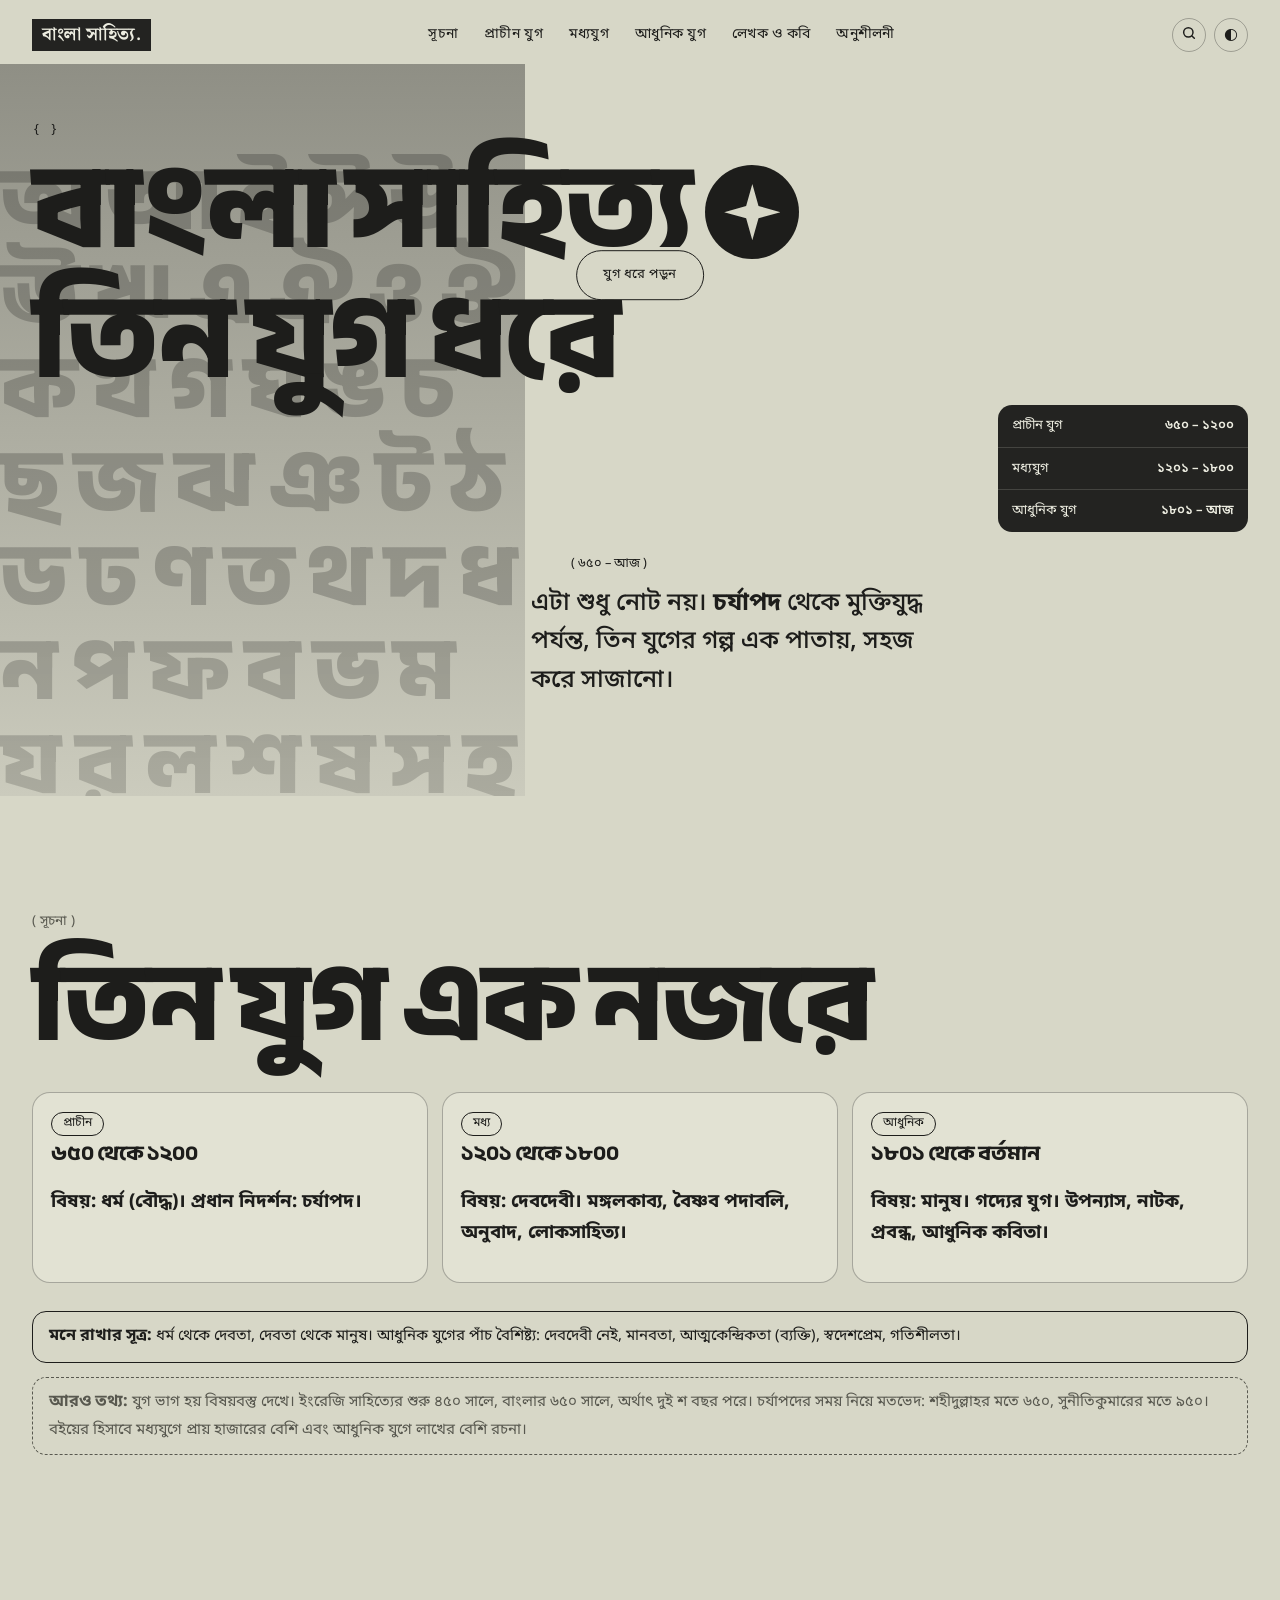
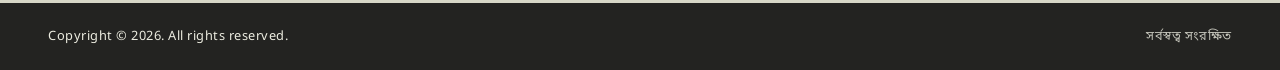
<file: index.html>
<!DOCTYPE html>
<html data-theme="light" lang="bn">
<head>
<meta charset="utf-8"/>
<meta content="width=device-width, initial-scale=1, viewport-fit=cover" name="viewport"/>
<title>বাংলা সাহিত্য — সূচনা</title>
<link rel="icon" type="image/jpeg" href="bs.jpeg">
<link rel="stylesheet" href="style.css"/>
</head>
<body>
<div class="frame" id="top">
<header class="top"><a class="logo" href="index.html">বাংলা সাহিত্য.</a>
<nav aria-label="মূল মেনু" id="nv"><div class="links"><a href="index.html">সূচনা</a><a href="pracin.html">প্রাচীন যুগ</a><a href="moddho.html">মধ্যযুগ</a><a href="adhunik.html">আধুনিক যুগ</a><a href="lekhok.html">লেখক ও কবি</a><a href="anusheeloni.html">অনুশীলনী</a></div></nav>
<div class="act"><button aria-controls="sp" aria-expanded="false" aria-label="খুঁজুন" class="ic" id="sb" title="খুঁজুন ( / )" type="button"><svg aria-hidden="true" fill="none" height="16" stroke="currentColor" stroke-linecap="round" stroke-width="2.2" viewBox="0 0 24 24" width="16"><circle cx="11" cy="11" r="7"/><path d="M20 20l-3.6-3.6"/></svg></button><button aria-label="থিম বদলান" class="ic" id="tg" type="button">◐</button><button aria-controls="nv" aria-expanded="false" aria-label="মেনু" class="ic mb" id="mn" type="button">☰</button></div></header>
<div aria-hidden="true" aria-label="খুঁজুন" aria-modal="true" id="sp" role="dialog"><div class="sbox"><div class="srow"><svg aria-hidden="true" fill="none" height="18" stroke="currentColor" stroke-linecap="round" stroke-width="2.2" viewBox="0 0 24 24" width="18"><circle cx="11" cy="11" r="7"/><path d="M20 20l-3.6-3.6"/></svg><input aria-label="খুঁজুন" autocomplete="off" enterkeyhint="search" id="sq" placeholder="লেখক, বই, কবিতা, সাল বা যেকোনো শব্দ লিখুন" spellcheck="false" type="search"/><button aria-label="বন্ধ করুন" class="ic" id="sx" type="button">✕</button></div><p aria-live="polite" id="sn">লেখকের নাম, বইয়ের নাম বা সাল লিখে খুঁজুন।</p><ul id="sr"></ul></div></div>
<section class="hero">
<div aria-hidden="true" class="pic"><div class="alpha">অ আ ই ঈ উ ঊ ঋ এ ঐ ও ঔ ক খ গ ঘ ঙ চ ছ জ ঝ ঞ ট ঠ ড ঢ ণ ত থ দ ধ ন প ফ ব ভ ম য র ল শ ষ স হ অ আ ই ঈ উ ঊ ঋ এ ঐ ও ঔ ক খ গ ঘ ঙ চ ছ জ ঝ ঞ ট ঠ ড ঢ ণ ত থ দ ধ ন প ফ ব ভ ম য র ল শ ষ স হ </div></div>
<div class="hc">
<div aria-hidden="true" class="brk">{    }</div>
<div class="hd"><h1><span class="l1">বাংলা সাহিত্য<i aria-hidden="true" class="star"></i></span><span class="l2">তিন যুগ ধরে</span></h1>
<a class="pill mid" href="pracin.html">যুগ ধরে পড়ুন</a></div>
<div class="hb">
<div class="inset"><a href="pracin.html">প্রাচীন যুগ<b>৬৫০ – ১২০০</b></a><a href="moddho.html">মধ্যযুগ<b>১২০১ – ১৮০০</b></a><a href="adhunik.html">আধুনিক যুগ<b>১৮০১ – আজ</b></a></div>
<p class="yr">( ৬৫০ – আজ )</p>
<p class="tl">এটা শুধু নোট নয়। <span class="wk">চর্যাপদ</span> থেকে মুক্তিযুদ্ধ পর্যন্ত, তিন যুগের গল্প এক পাতায়, সহজ করে সাজানো।</p>
</div></div>

</section>
<main>


<section class="era" id="intro"><div class="eh"><span class="lab">( সূচনা )</span><h2>তিন যুগ এক নজরে</h2></div><div class="grid">
<div class="card"><span class="tag a">প্রাচীন</span><h3 class="box-intro-title">৬৫০ থেকে ১২০০</h3><p class="box-intro">বিষয়: ধর্ম (বৌদ্ধ)। প্রধান নিদর্শন: <b><span class="wk">চর্যাপদ</span></b>।</p></div>
<div class="card"><span class="tag b">মধ্য</span><h3 class="box-intro-title">১২০১ থেকে ১৮০০</h3><p class="box-intro">বিষয়: দেবদেবী। মঙ্গলকাব্য, বৈষ্ণব পদাবলি, অনুবাদ, লোকসাহিত্য।</p></div>
<div class="card"><span class="tag c">আধুনিক</span><h3 class="box-intro-title">১৮০১ থেকে বর্তমান</h3><p class="box-intro">বিষয়: মানুষ। গদ্যের যুগ। উপন্যাস, নাটক, প্রবন্ধ, আধুনিক কবিতা।</p></div>
</div>
<div class="tip"><b>মনে রাখার সূত্র:</b> ধর্ম থেকে দেবতা, দেবতা থেকে মানুষ। আধুনিক যুগের পাঁচ বৈশিষ্ট্য: দেবদেবী নেই, মানবতা, আত্মকেন্দ্রিকতা (ব্যক্তি), স্বদেশপ্রেম, গতিশীলতা।</div>
<div class="note"><b>আরও তথ্য:</b> যুগ ভাগ হয় বিষয়বস্তু দেখে। ইংরেজি সাহিত্যের শুরু ৪৫০ সালে, বাংলার ৬৫০ সালে, অর্থাৎ দুই শ বছর পরে। চর্যাপদের সময় নিয়ে মতভেদ: শহীদুল্লাহর মতে ৬৫০, সুনীতিকুমারের মতে ৯৫০। বইয়ের হিসাবে মধ্যযুগে প্রায় হাজারের বেশি এবং আধুনিক যুগে লাখের বেশি রচনা।</div>
</section>

</main>
<footer class="ft" aria-label="ফুটার">
<div class="ft-bar"><span>Copyright © 2026. All rights reserved.</span><span class="ft-bn">সর্বস্বত্ব সংরক্ষিত</span></div>
</footer>
</div>
<script>(function(){var r=document.documentElement,tg=document.getElementById("tg"),mn=document.getElementById("mn"),nv=document.getElementById("nv");
tg.addEventListener("click",function(){var c=r.getAttribute("data-theme");var dark=c?c==="dark":window.matchMedia("(prefers-color-scheme: dark)").matches;r.setAttribute("data-theme",dark?"light":"dark")});
mn.addEventListener("click",function(){var o=nv.classList.toggle("open");mn.setAttribute("aria-expanded",o?"true":"false")});
nv.addEventListener("click",function(e){if(e.target.tagName==="A"){nv.classList.remove("open");mn.setAttribute("aria-expanded","false")}});
})();
</script>

<script>(function(){try{document.querySelectorAll('main table').forEach(function(t){if(t.closest('.scroll'))return;var d=document.createElement('div');d.className='scroll';d.setAttribute('role','region');d.setAttribute('aria-label','টেবিল (স্ক্রল করুন)');t.parentNode.insertBefore(d,t);d.appendChild(t);});}catch(e){}})();</script>
<script src="search.js"></script>
</body>
</html>
</file>
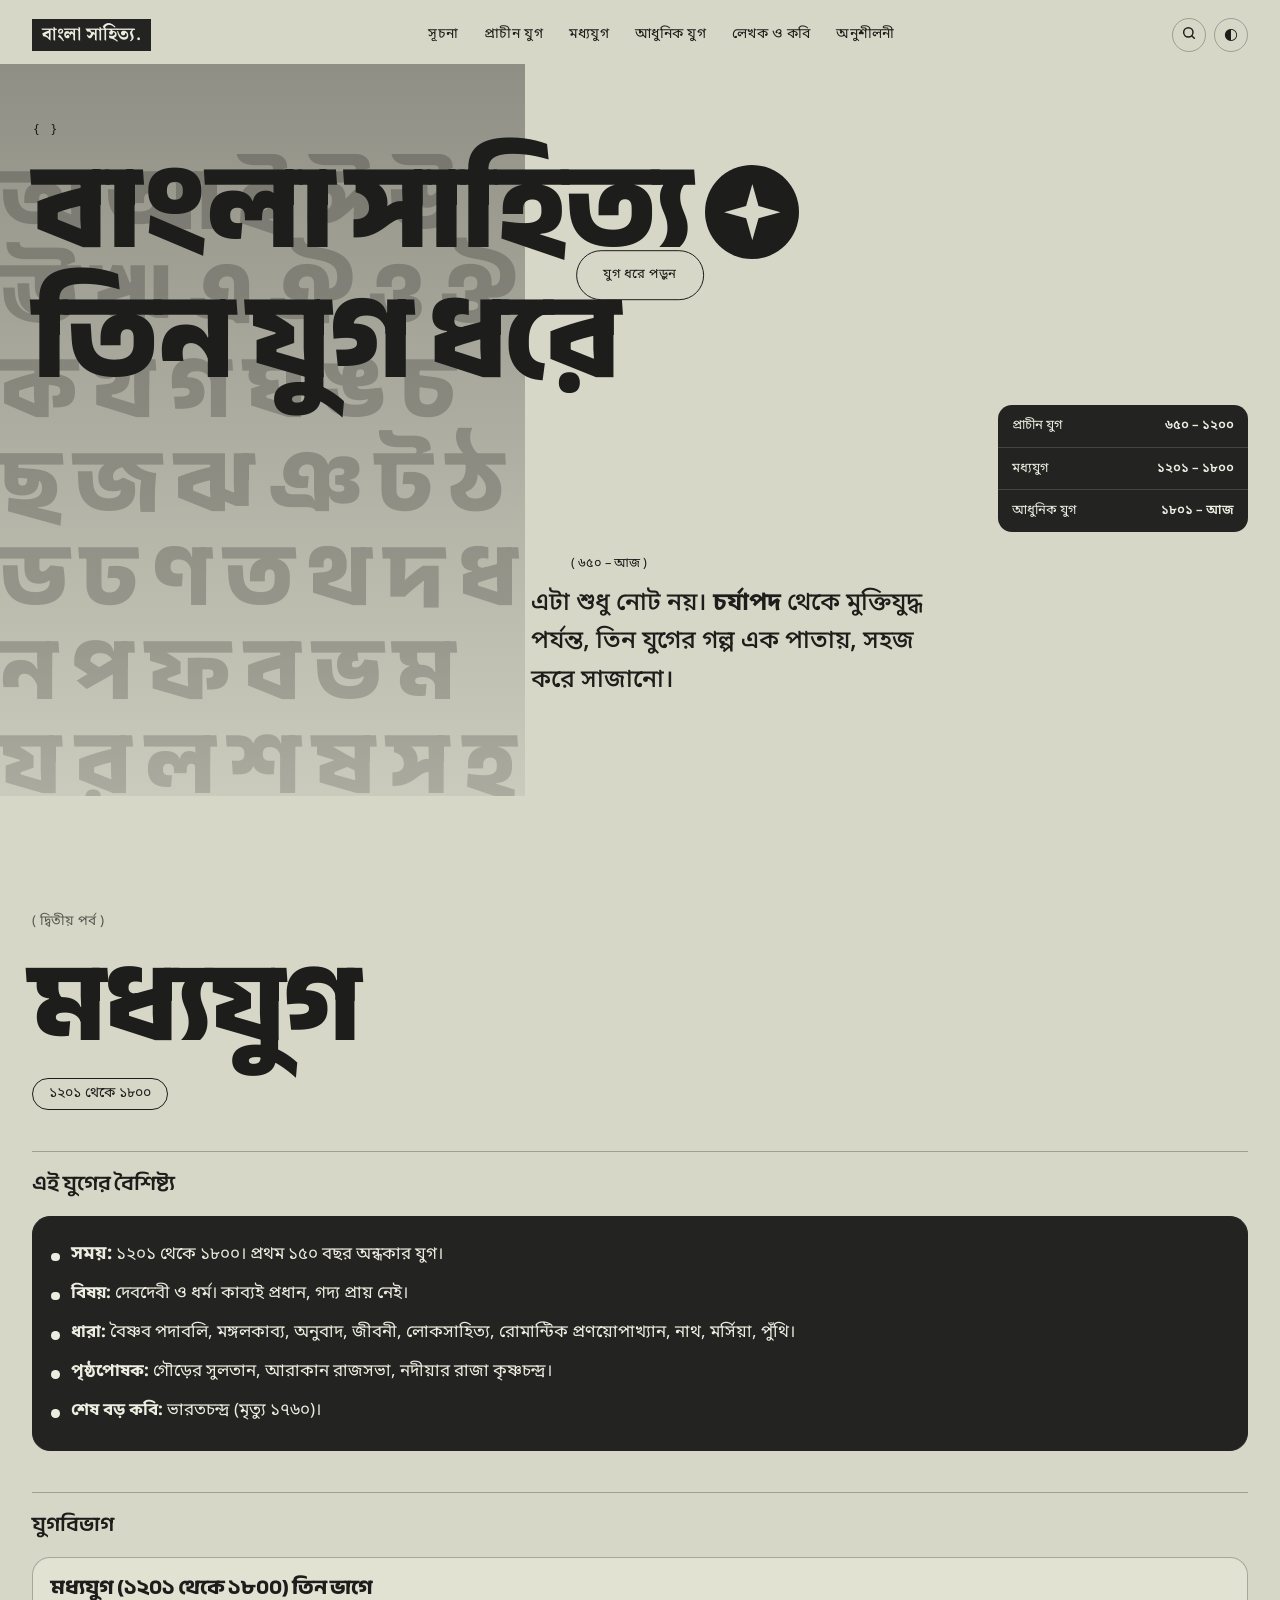
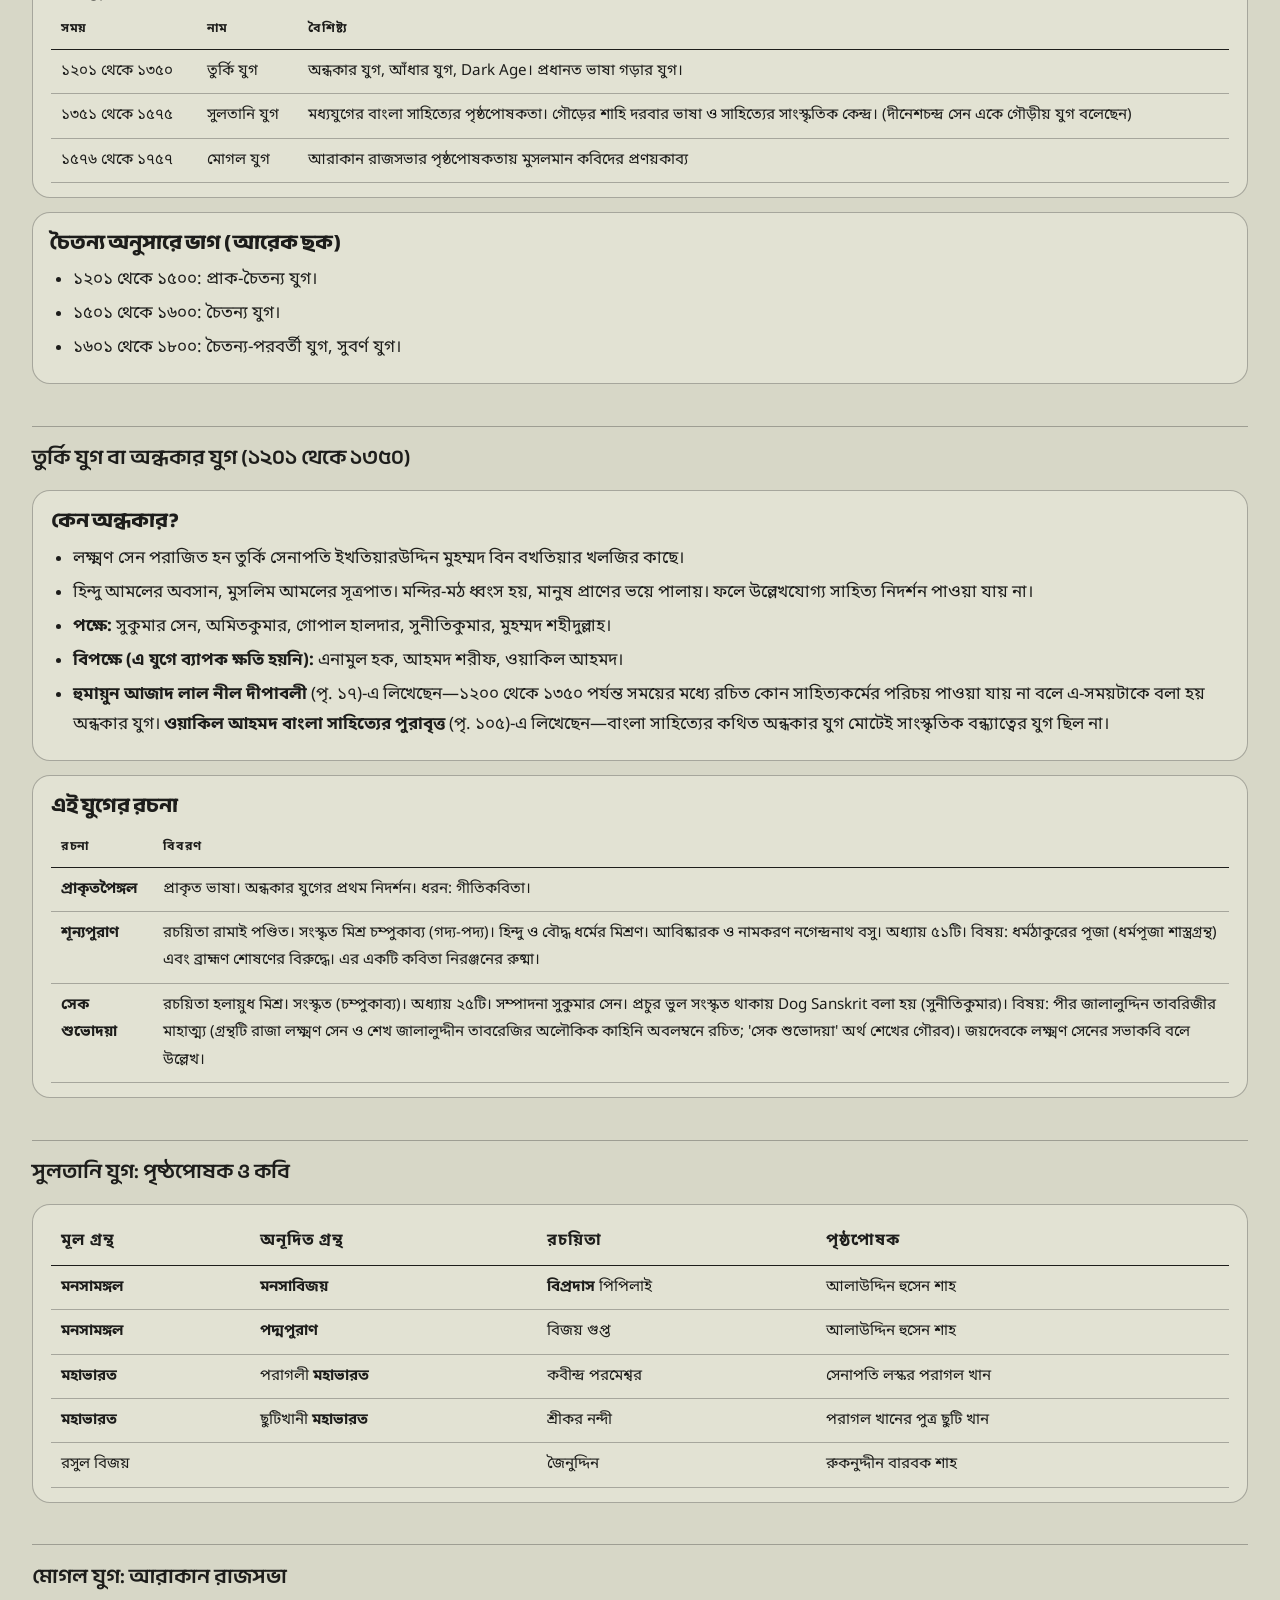
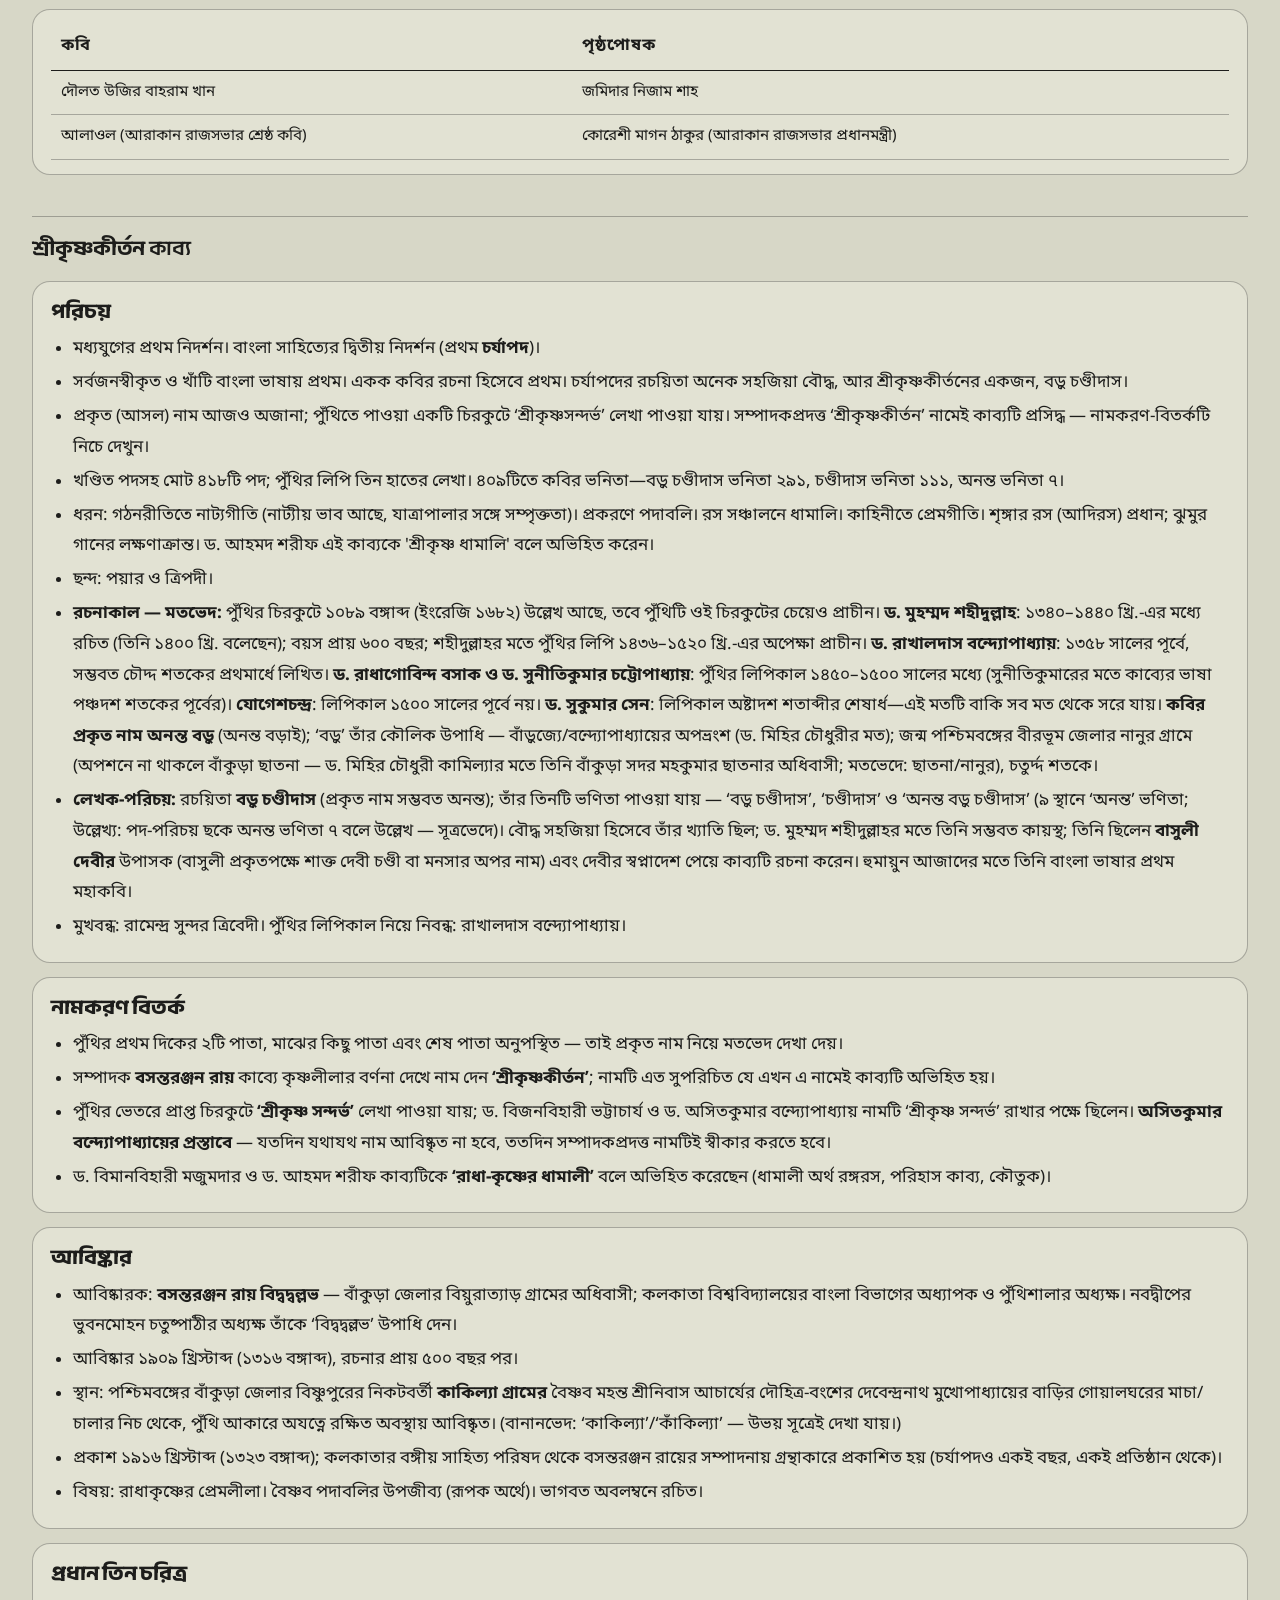
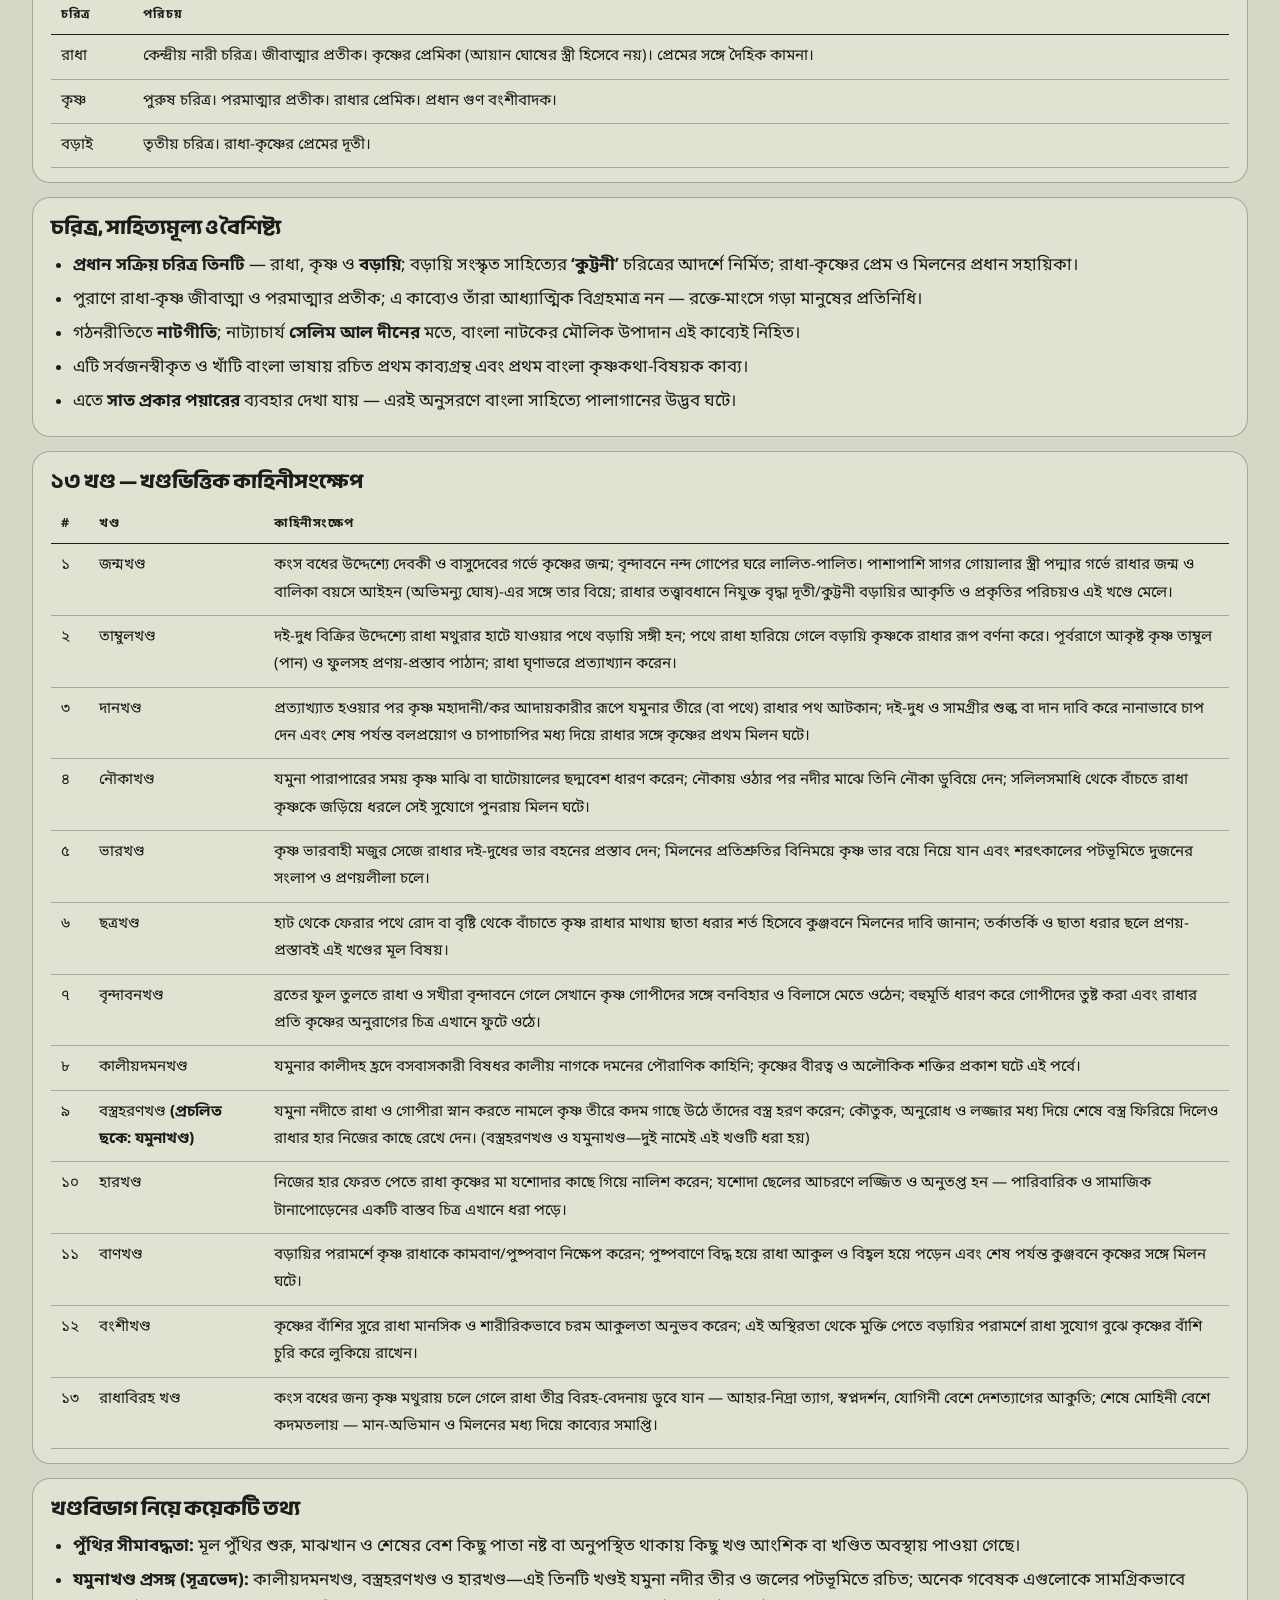
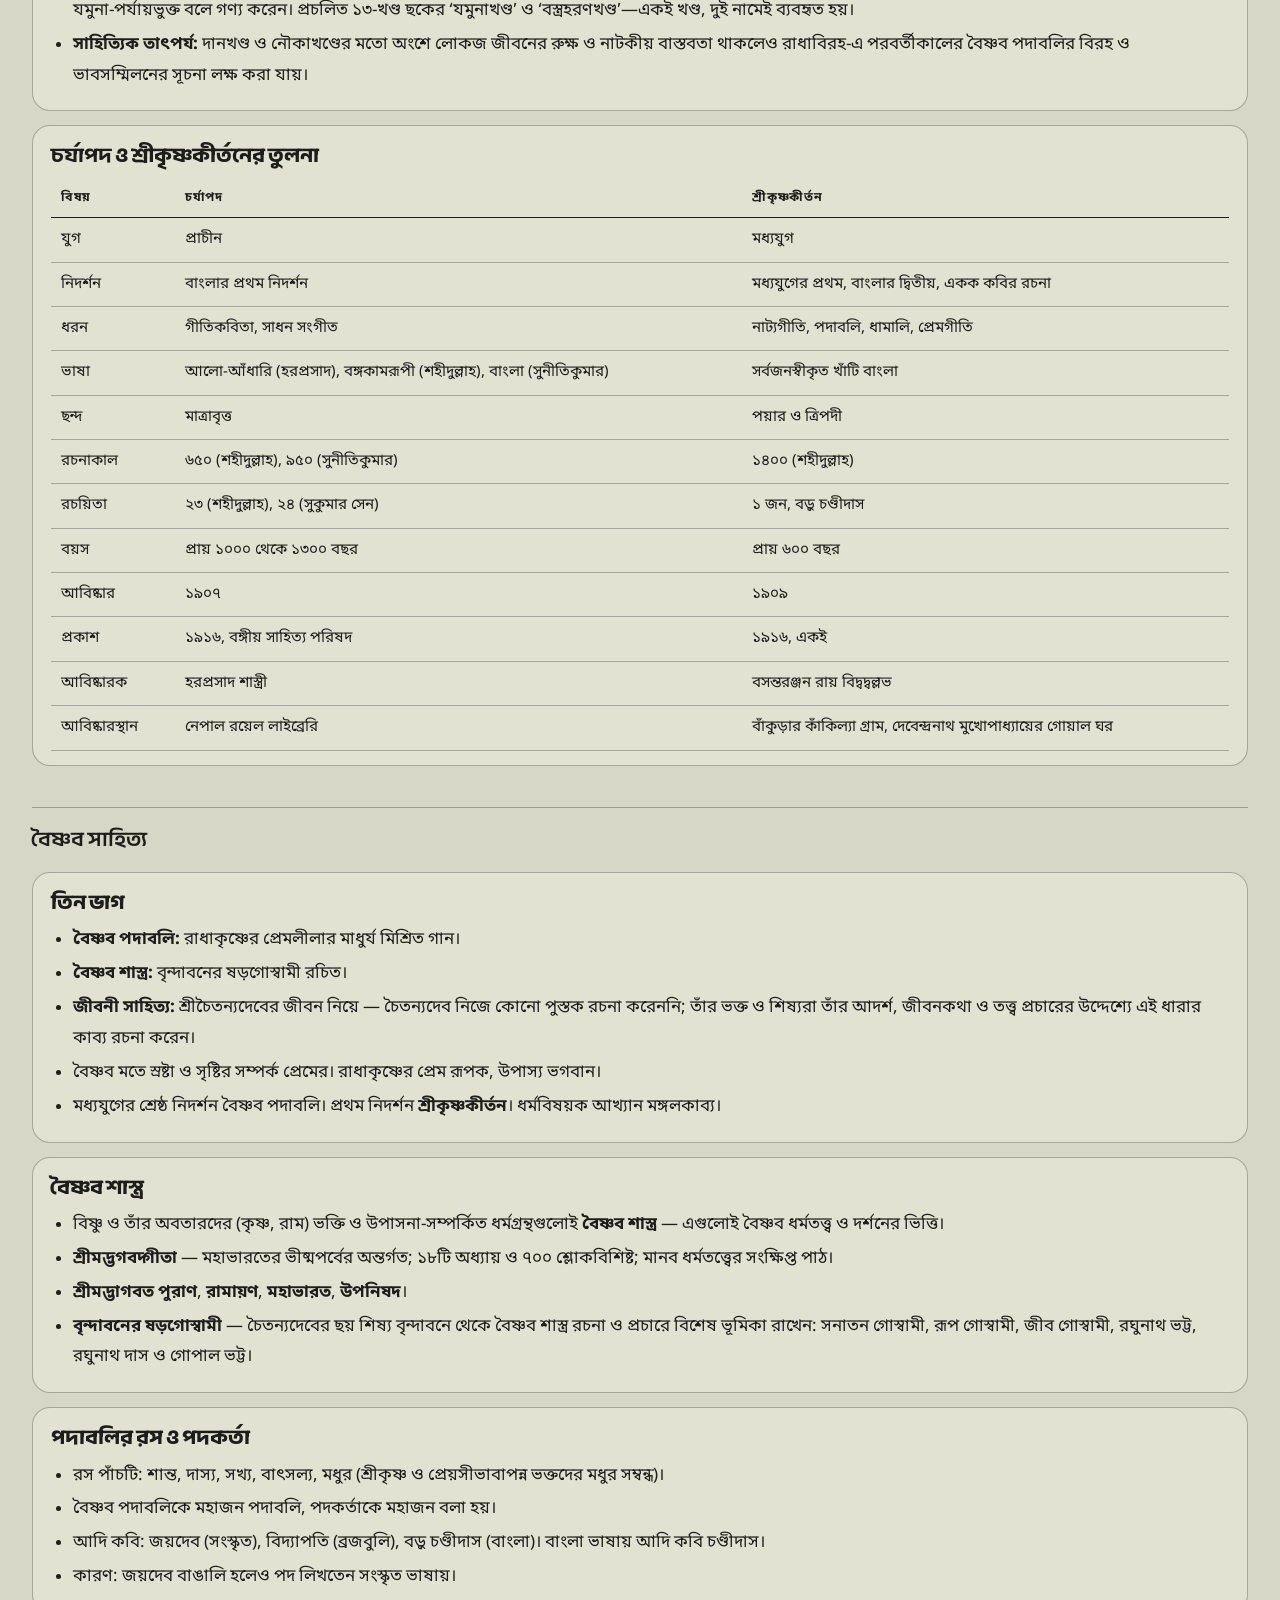
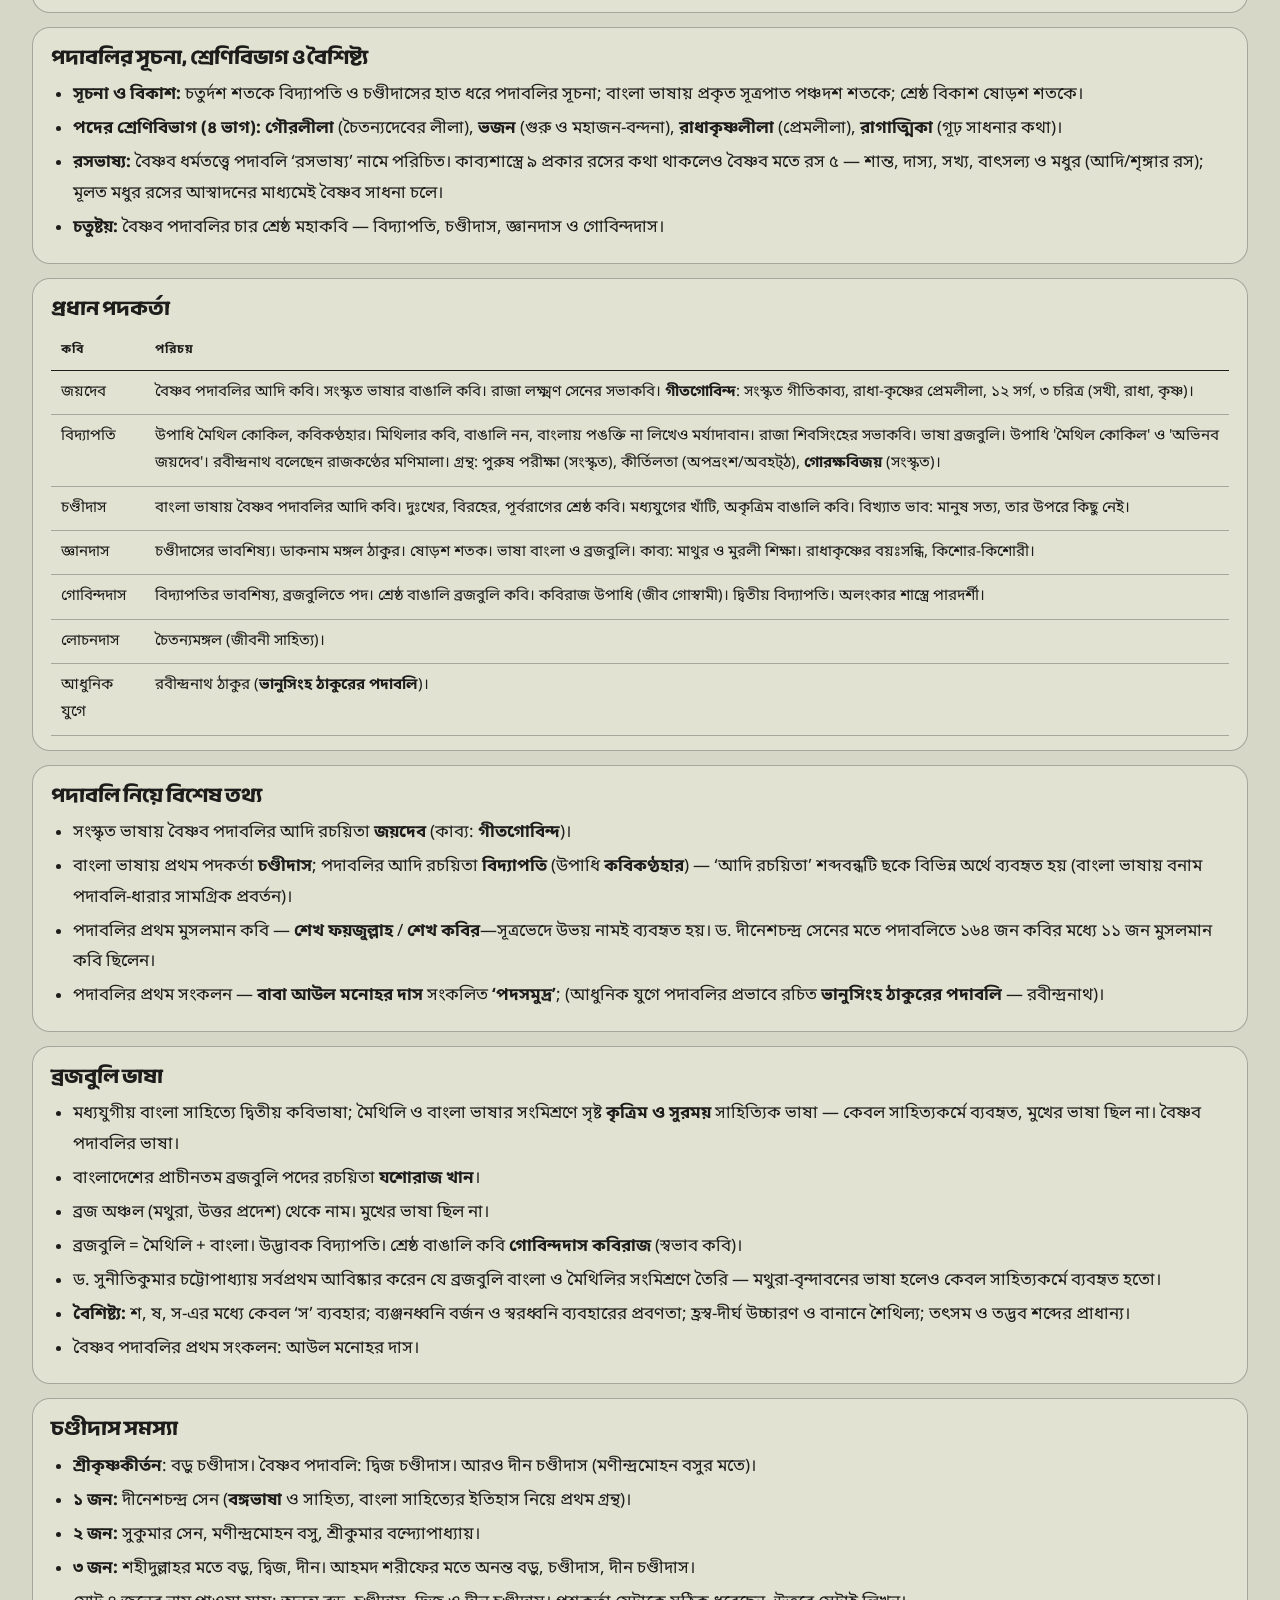
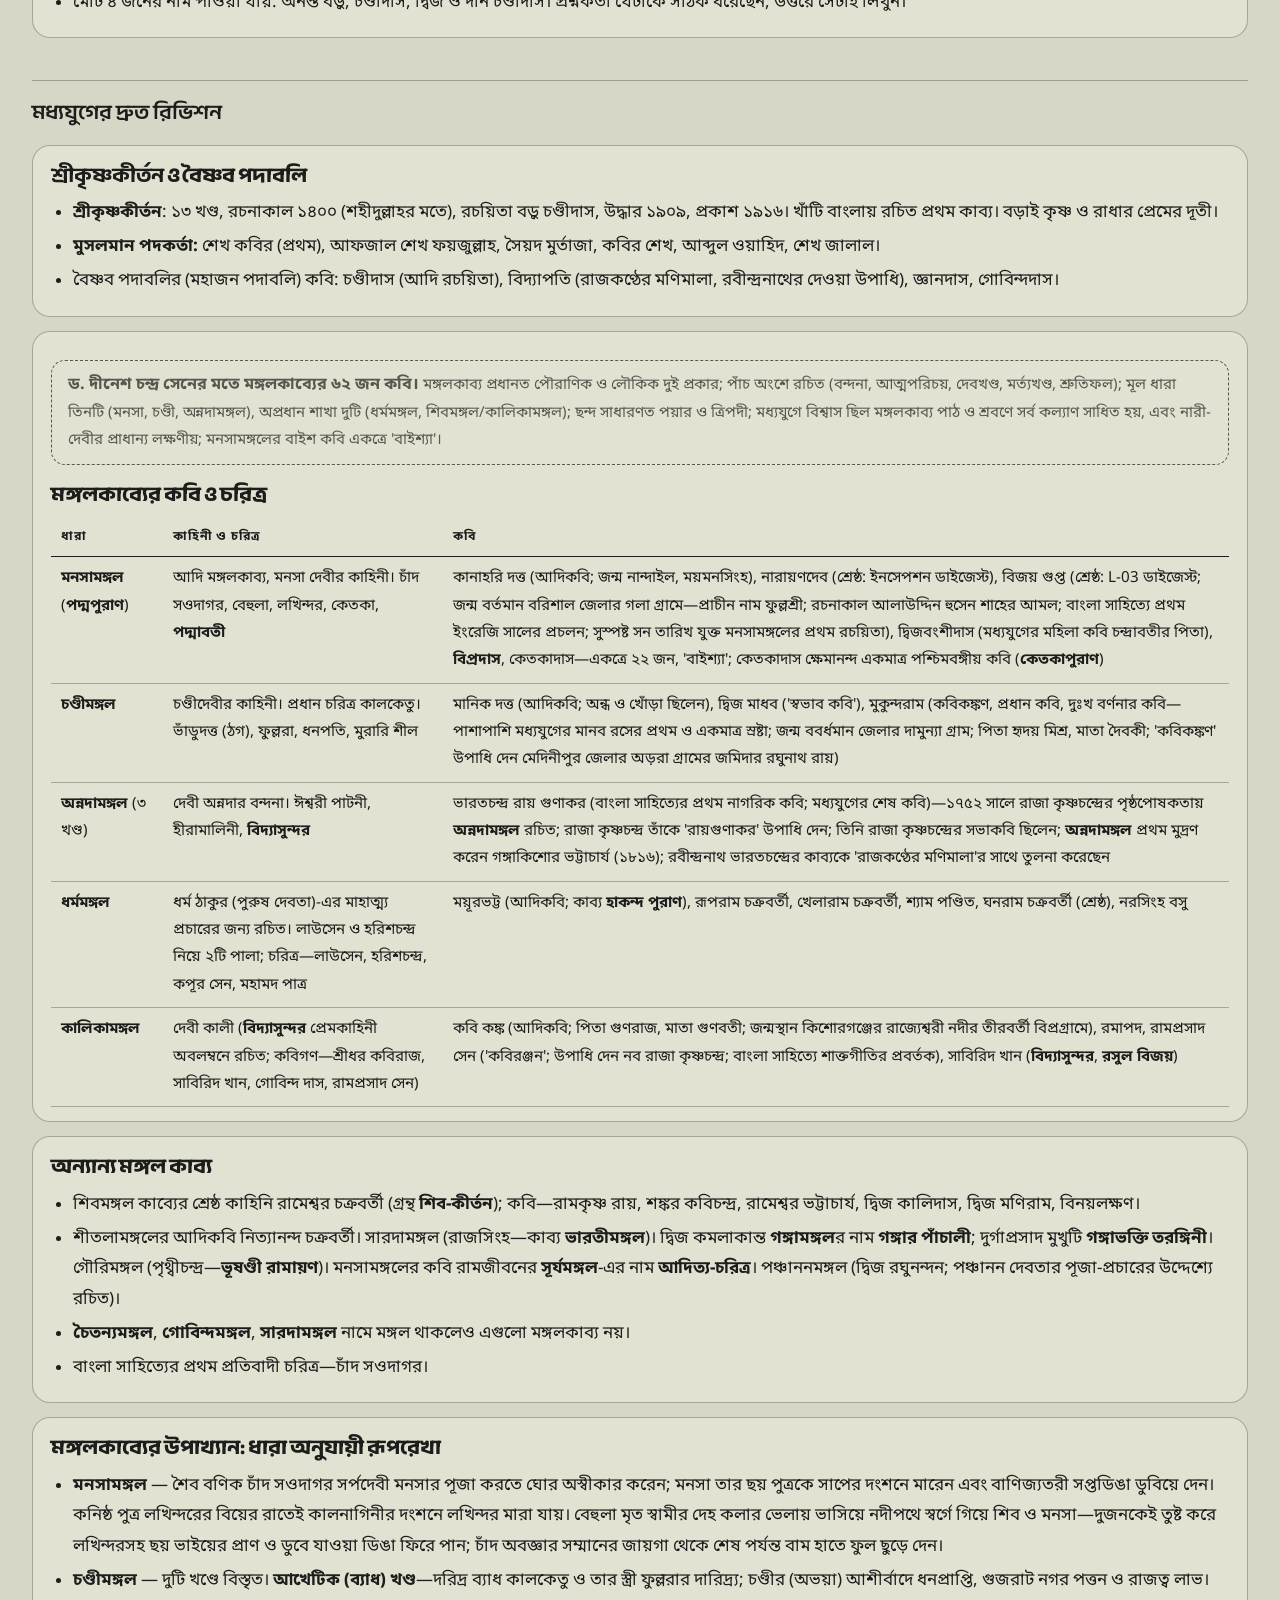
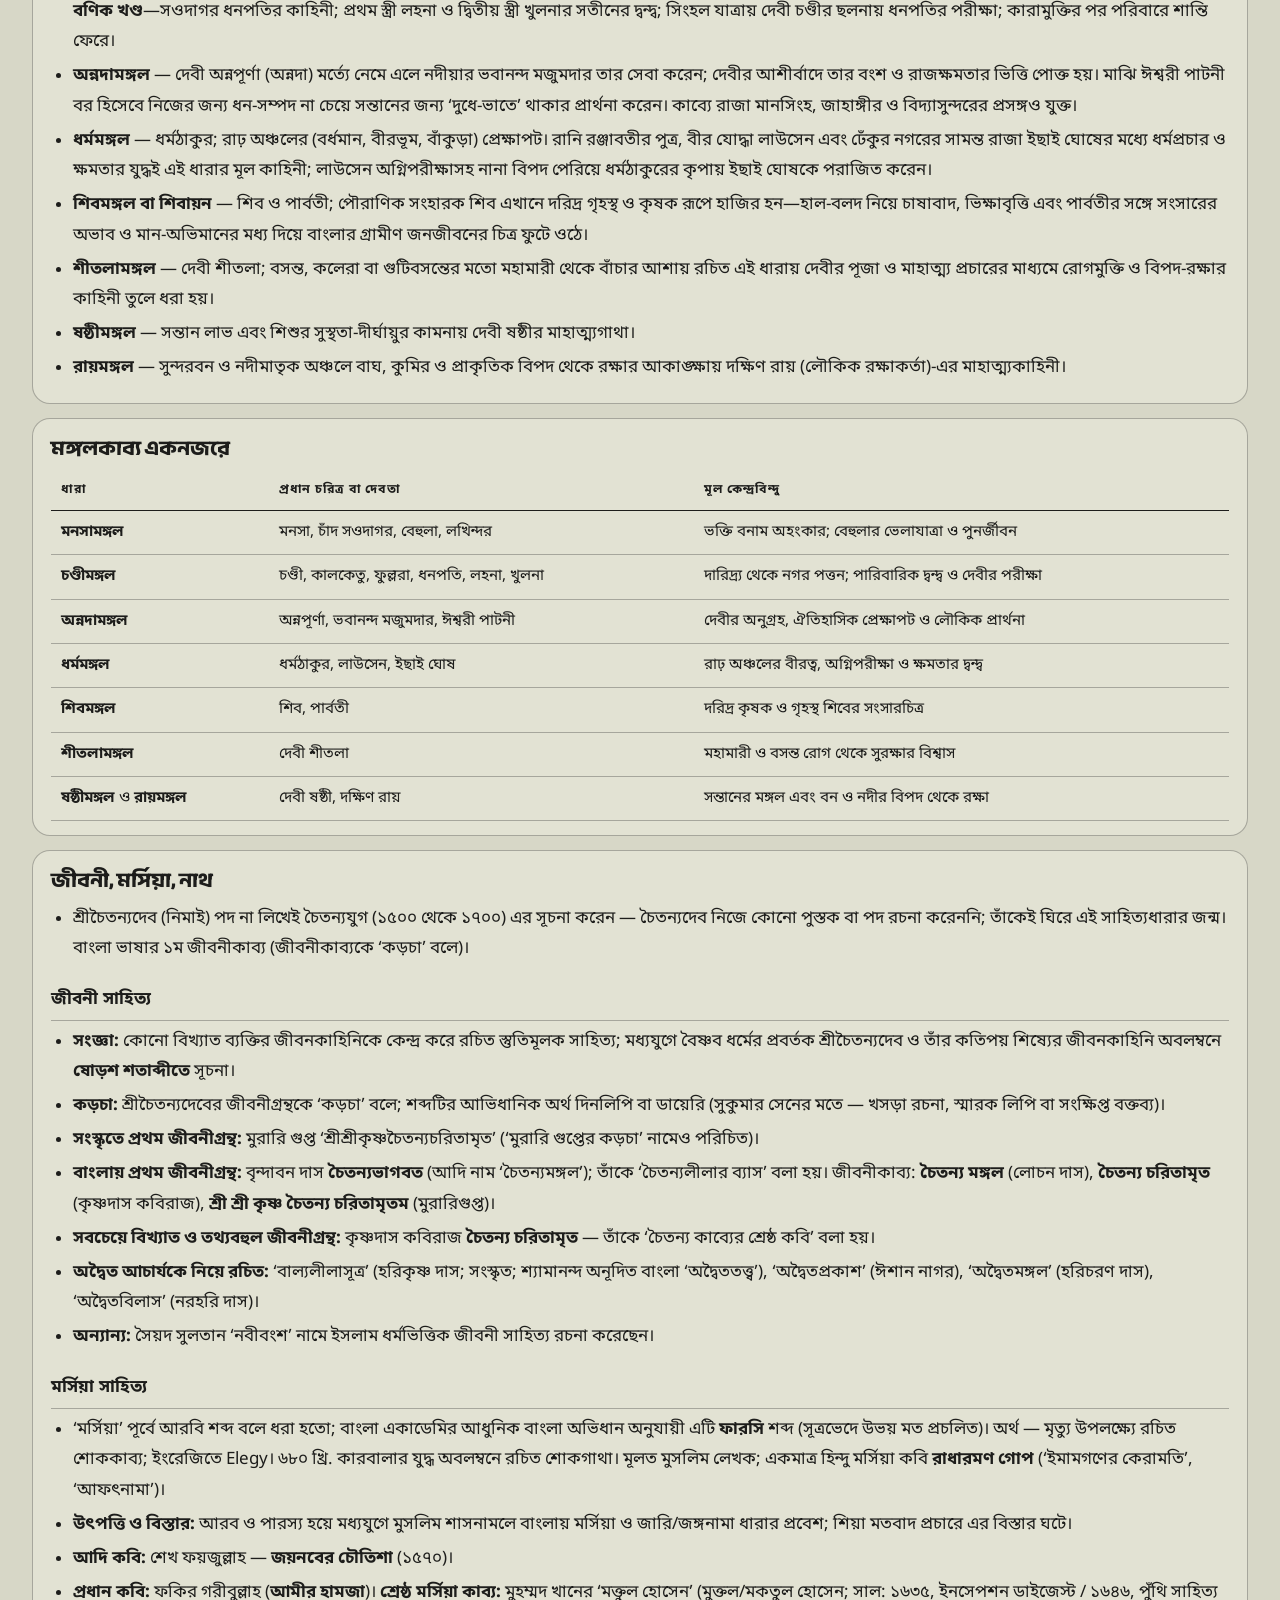
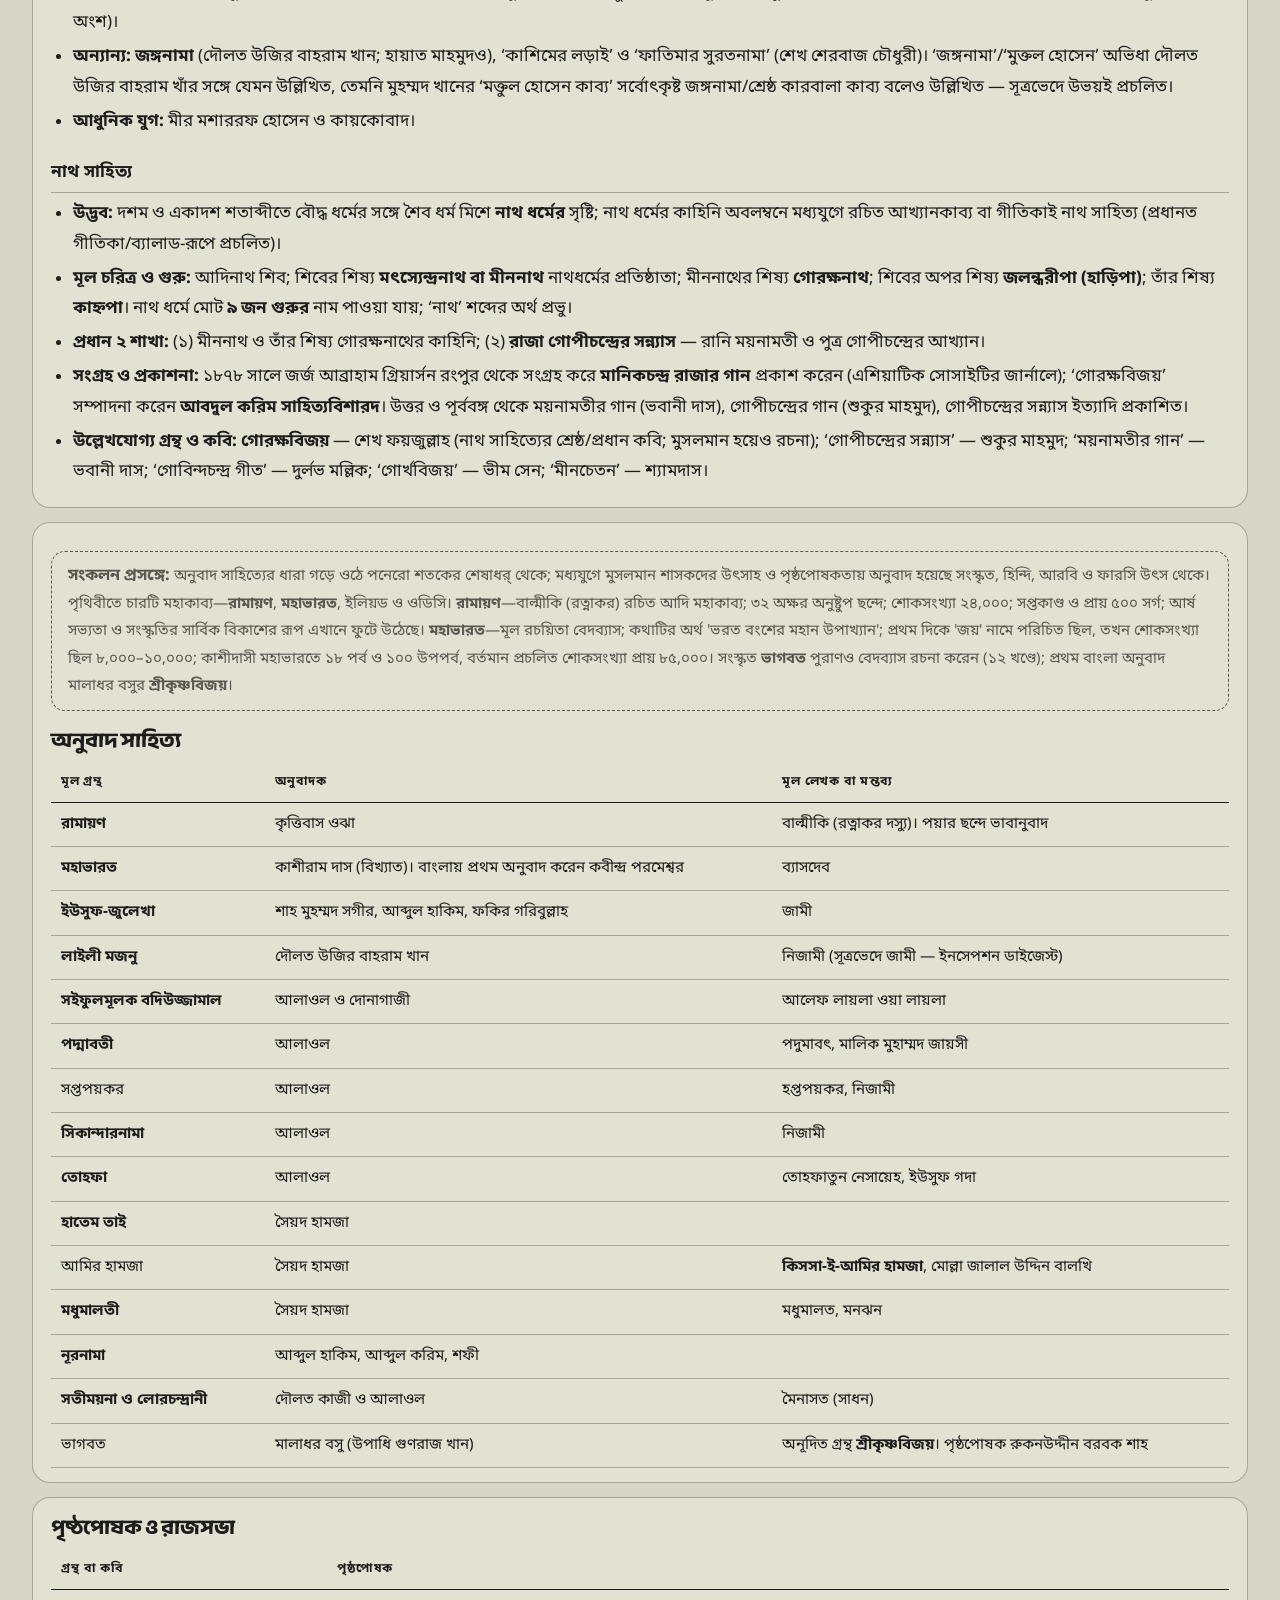
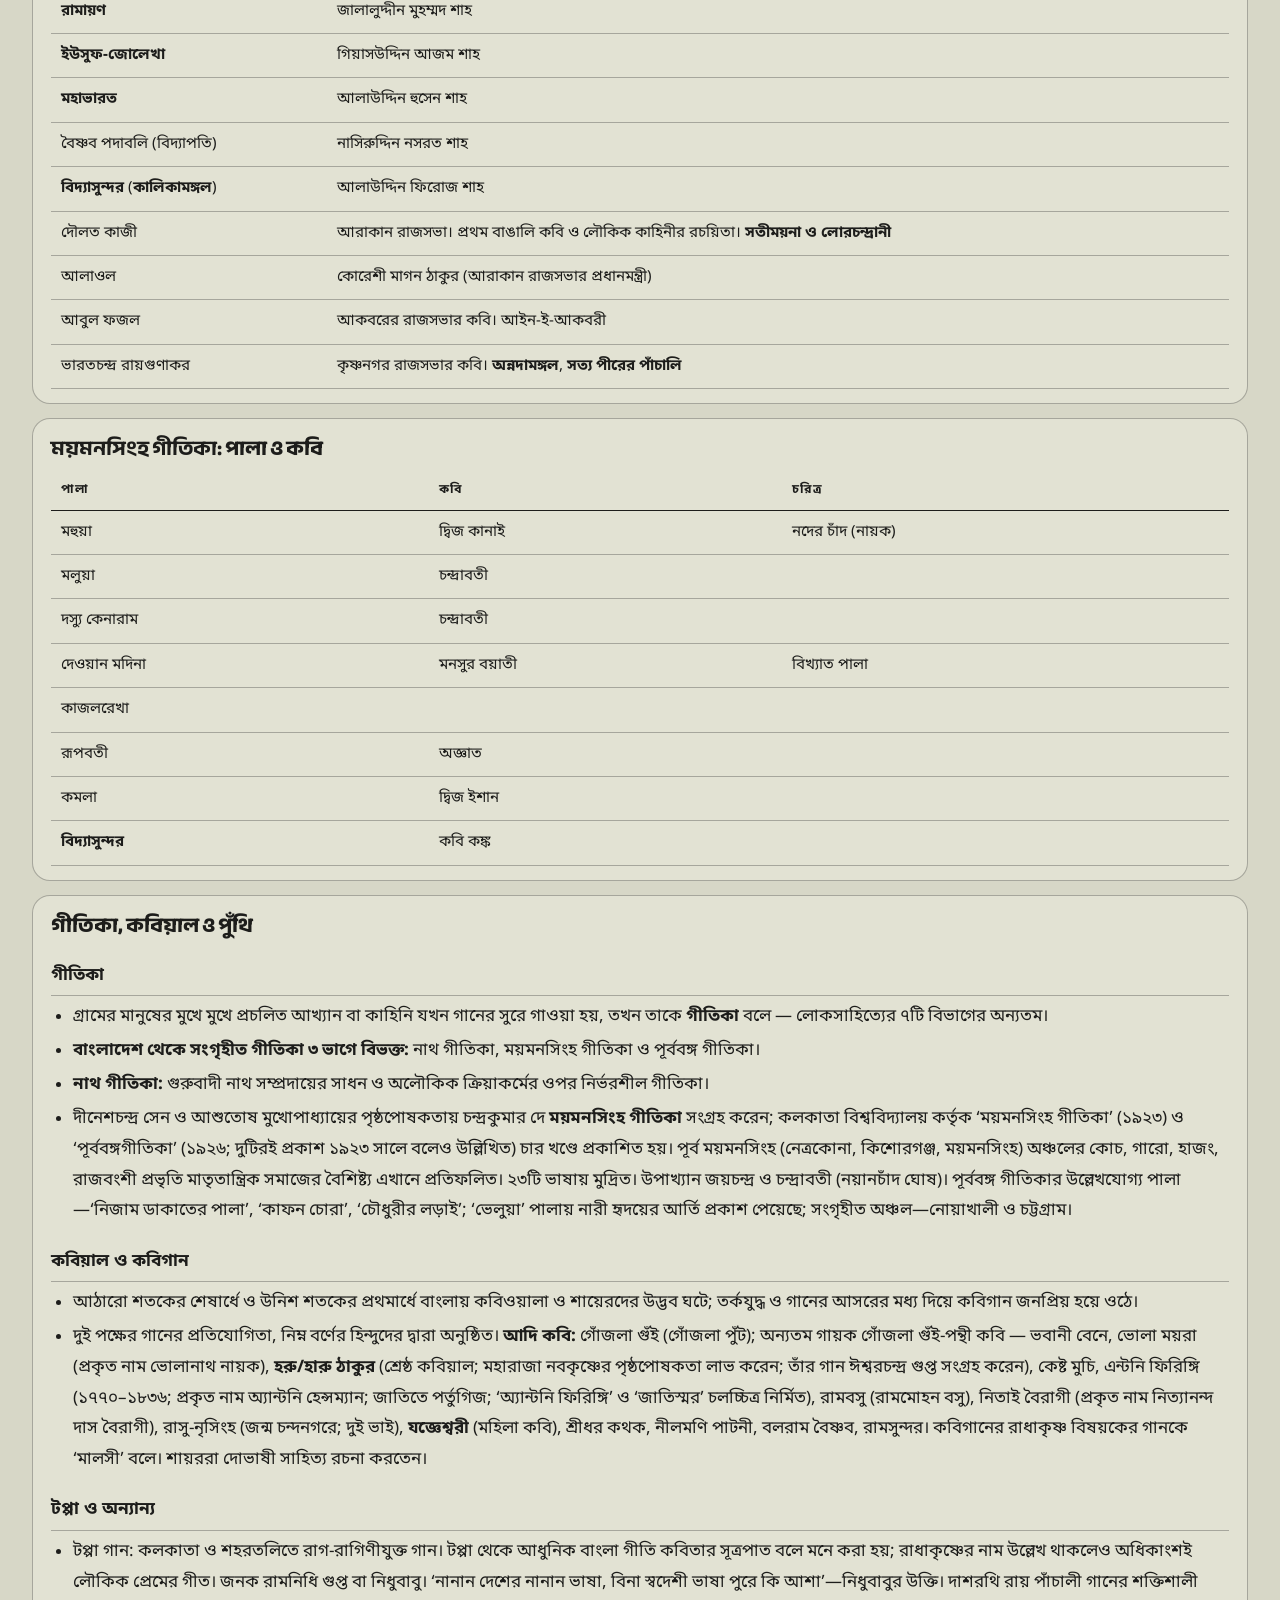
<file: moddho.html>
<!DOCTYPE html>
<html data-theme="light" lang="bn">
<head>
<meta charset="utf-8"/>
<meta content="width=device-width, initial-scale=1, viewport-fit=cover" name="viewport"/>
<title>বাংলা সাহিত্য — মধ্যযুগ</title>
<link rel="stylesheet" href="style.css"/>
</head>
<body>
<div class="frame" id="top">
<header class="top"><a class="logo" href="index.html">বাংলা সাহিত্য.</a>
<nav aria-label="মূল মেনু" id="nv"><div class="links"><a href="index.html">সূচনা</a><a href="pracin.html">প্রাচীন যুগ</a><a href="moddho.html">মধ্যযুগ</a><a href="adhunik.html">আধুনিক যুগ</a><a href="lekhok.html">লেখক ও কবি</a><a href="anusheeloni.html">অনুশীলনী</a></div></nav>
<div class="act"><button aria-controls="sp" aria-expanded="false" aria-label="খুঁজুন" class="ic" id="sb" title="খুঁজুন ( / )" type="button"><svg aria-hidden="true" fill="none" height="16" stroke="currentColor" stroke-linecap="round" stroke-width="2.2" viewBox="0 0 24 24" width="16"><circle cx="11" cy="11" r="7"/><path d="M20 20l-3.6-3.6"/></svg></button><button aria-label="থিম বদলান" class="ic" id="tg" type="button">◐</button><button aria-controls="nv" aria-expanded="false" aria-label="মেনু" class="ic mb" id="mn" type="button">☰</button></div></header>
<div aria-hidden="true" aria-label="খুঁজুন" aria-modal="true" id="sp" role="dialog"><div class="sbox"><div class="srow"><svg aria-hidden="true" fill="none" height="18" stroke="currentColor" stroke-linecap="round" stroke-width="2.2" viewBox="0 0 24 24" width="18"><circle cx="11" cy="11" r="7"/><path d="M20 20l-3.6-3.6"/></svg><input aria-label="খুঁজুন" autocomplete="off" enterkeyhint="search" id="sq" placeholder="লেখক, বই, কবিতা, সাল বা যেকোনো শব্দ লিখুন" spellcheck="false" type="search"/><button aria-label="বন্ধ করুন" class="ic" id="sx" type="button">✕</button></div><p aria-live="polite" id="sn">লেখকের নাম, বইয়ের নাম বা সাল লিখে খুঁজুন।</p><ul id="sr"></ul></div></div>
<section class="hero">
<div aria-hidden="true" class="pic"><div class="alpha">অ আ ই ঈ উ ঊ ঋ এ ঐ ও ঔ ক খ গ ঘ ঙ চ ছ জ ঝ ঞ ট ঠ ড ঢ ণ ত থ দ ধ ন প ফ ব ভ ম য র ল শ ষ স হ অ আ ই ঈ উ ঊ ঋ এ ঐ ও ঔ ক খ গ ঘ ঙ চ ছ জ ঝ ঞ ট ঠ ড ঢ ণ ত থ দ ধ ন প ফ ব ভ ম য র ল শ ষ স হ </div></div>
<div class="hc">
<div aria-hidden="true" class="brk">{    }</div>
<div class="hd"><h1><span class="l1">বাংলা সাহিত্য<i aria-hidden="true" class="star"></i></span><span class="l2">তিন যুগ ধরে</span></h1>
<a class="pill mid" href="pracin.html">যুগ ধরে পড়ুন</a></div>
<div class="hb">
<div class="inset"><a href="pracin.html">প্রাচীন যুগ<b>৬৫০ – ১২০০</b></a><a href="moddho.html">মধ্যযুগ<b>১২০১ – ১৮০০</b></a><a href="adhunik.html">আধুনিক যুগ<b>১৮০১ – আজ</b></a></div>
<p class="yr">( ৬৫০ – আজ )</p>
<p class="tl">এটা শুধু নোট নয়। <span class="wk">চর্যাপদ</span> থেকে মুক্তিযুদ্ধ পর্যন্ত, তিন যুগের গল্প এক পাতায়, সহজ করে সাজানো।</p>
</div></div>

</section>
<main>


<section class="era" id="med"><div class="eh"><span class="lab">( দ্বিতীয় পর্ব )</span><h2>মধ্যযুগ</h2><span class="rg">১২০১ থেকে ১৮০০</span></div><h3 class="lead">এই যুগের বৈশিষ্ট্য</h3><div class="card dk"><ul class="ovl"><li><b class="box-intro">সময়:</b> ১২০১ থেকে ১৮০০। প্রথম ১৫০ বছর অন্ধকার যুগ।</li><li><b>বিষয়:</b> দেবদেবী ও ধর্ম। কাব্যই প্রধান, গদ্য প্রায় নেই।</li><li><b>ধারা:</b> বৈষ্ণব পদাবলি, মঙ্গলকাব্য, অনুবাদ, জীবনী, লোকসাহিত্য, রোমান্টিক প্রণয়োপাখ্যান, নাথ, মর্সিয়া, পুঁথি।</li><li><b>পৃষ্ঠপোষক:</b> গৌড়ের সুলতান, আরাকান রাজসভা, নদীয়ার রাজা কৃষ্ণচন্দ্র।</li><li><b>শেষ বড় কবি:</b> ভারতচন্দ্র (মৃত্যু ১৭৬০)।</li></ul></div><h3 class="lead">যুগবিভাগ</h3><div class="scroll card"><h3 class="box-intro-title">মধ্যযুগ (১২০১ থেকে ১৮০০) তিন ভাগে</h3><table><tr><th>সময়</th><th>নাম</th><th>বৈশিষ্ট্য</th></tr><tr><td>১২০১ থেকে ১৩৫০</td><td>তুর্কি যুগ</td><td>অন্ধকার যুগ, আঁধার যুগ, Dark Age। প্রধানত ভাষা গড়ার যুগ।</td></tr><tr><td>১৩৫১ থেকে ১৫৭৫</td><td>সুলতানি যুগ</td><td>মধ্যযুগের বাংলা সাহিত্যের পৃষ্ঠপোষকতা। গৌড়ের শাহি দরবার ভাষা ও সাহিত্যের সাংস্কৃতিক কেন্দ্র। (দীনেশচন্দ্র সেন একে গৌড়ীয় যুগ বলেছেন)</td></tr><tr><td>১৫৭৬ থেকে ১৭৫৭</td><td>মোগল যুগ</td><td>আরাকান রাজসভার পৃষ্ঠপোষকতায় মুসলমান কবিদের প্রণয়কাব্য</td></tr></table></div><div class="card"><h3 class="box-intro-title">চৈতন্য অনুসারে ভাগ (আরেক ছক)</h3><ul><li>১২০১ থেকে ১৫০০: প্রাক-চৈতন্য যুগ।</li><li>১৫০১ থেকে ১৬০০: চৈতন্য যুগ।</li><li>১৬০১ থেকে ১৮০০: চৈতন্য-পরবর্তী যুগ, সুবর্ণ যুগ।</li></ul></div><h3 class="lead">তুর্কি যুগ বা অন্ধকার যুগ (১২০১ থেকে ১৩৫০)</h3><div class="card"><h3 class="box-intro-title">কেন অন্ধকার?</h3><ul><li>লক্ষ্মণ সেন পরাজিত হন তুর্কি সেনাপতি ইখতিয়ারউদ্দিন মুহম্মদ বিন বখতিয়ার খলজির কাছে।</li><li>হিন্দু আমলের অবসান, মুসলিম আমলের সূত্রপাত। মন্দির-মঠ ধ্বংস হয়, মানুষ প্রাণের ভয়ে পালায়। ফলে উল্লেখযোগ্য সাহিত্য নিদর্শন পাওয়া যায় না।</li><li><b>পক্ষে:</b> সুকুমার সেন, অমিতকুমার, গোপাল হালদার, সুনীতিকুমার, মুহম্মদ শহীদুল্লাহ।</li><li><b>বিপক্ষে (এ যুগে ব্যাপক ক্ষতি হয়নি):</b> এনামুল হক, আহমদ শরীফ, ওয়াকিল আহমদ।</li><li><b>হুমায়ুন আজাদ</b> <span class="wk">লাল নীল দীপাবলী</span> (পৃ. ১৭)-এ লিখেছেন—১২০০ থেকে ১৩৫০ পর্যন্ত সময়ের মধ্যে রচিত কোন সাহিত্যকর্মের পরিচয় পাওয়া যায় না বলে এ-সময়টাকে বলা হয় অন্ধকার যুগ। <b>ওয়াকিল আহমদ</b> <span class="wk">বাংলা সাহিত্যের পুরাবৃত্ত</span> (পৃ. ১০৫)-এ লিখেছেন—বাংলা সাহিত্যের কথিত অন্ধকার যুগ মোটেই সাংস্কৃতিক বন্ধ্যাত্বের যুগ ছিল না।</li><!--pdfsync:anc-vakil--></ul></div><div class="scroll card"><h3 class="box-intro-title">এই যুগের রচনা</h3><table><tr><th>রচনা</th><th>বিবরণ</th></tr><tr><td><span class="wk">প্রাকৃতপৈঙ্গল</span></td><td>প্রাকৃত ভাষা। অন্ধকার যুগের প্রথম নিদর্শন। ধরন: গীতিকবিতা।</td></tr><tr><td><span class="wk">শূন্যপুরাণ</span></td><td>রচয়িতা রামাই পণ্ডিত। সংস্কৃত মিশ্র চম্পুকাব্য (গদ্য-পদ্য)। হিন্দু ও বৌদ্ধ ধর্মের মিশ্রণ। আবিষ্কারক ও নামকরণ নগেন্দ্রনাথ বসু। অধ্যায় ৫১টি। বিষয়: ধর্মঠাকুরের পূজা (ধর্মপূজা শাস্ত্রগ্রন্থ) এবং ব্রাহ্মণ শোষণের বিরুদ্ধে। এর একটি কবিতা নিরঞ্জনের রুষ্মা।</td></tr><tr><td><span class="wk">সেক শুভোদয়া</span></td><td>রচয়িতা হলায়ুধ মিশ্র। সংস্কৃত (চম্পুকাব্য)। অধ্যায় ২৫টি। সম্পাদনা সুকুমার সেন। প্রচুর ভুল সংস্কৃত থাকায় Dog Sanskrit বলা হয় (সুনীতিকুমার)। বিষয়: পীর জালালুদ্দিন তাবরিজীর মাহাত্ম্য (গ্রন্থটি রাজা লক্ষ্মণ সেন ও শেখ জালালুদ্দীন তাবরেজির অলৌকিক কাহিনি অবলম্বনে রচিত; 'সেক শুভোদয়া' অর্থ শেখের গৌরব)। জয়দেবকে লক্ষ্মণ সেনের সভাকবি বলে উল্লেখ।<!--pdfsync:anc-sek--></td></tr></table></div><h3 class="lead">সুলতানি যুগ: পৃষ্ঠপোষক ও কবি</h3><div class="scroll card"><table><tr class="box-intro-row"><th>মূল গ্রন্থ</th><th>অনূদিত গ্রন্থ</th><th>রচয়িতা</th><th>পৃষ্ঠপোষক</th></tr><tr><td><span class="wk">মনসামঙ্গল</span></td><td><span class="wk">মনসাবিজয়</span></td><td><span class="wk">বিপ্রদাস</span> পিপিলাই</td><td>আলাউদ্দিন হুসেন শাহ</td></tr><tr><td><span class="wk">মনসামঙ্গল</span></td><td><span class="wk">পদ্মপুরাণ</span></td><td>বিজয় গুপ্ত</td><td>আলাউদ্দিন হুসেন শাহ</td></tr><tr><td><span class="wk">মহাভারত</span></td><td>পরাগলী <span class="wk">মহাভারত</span></td><td>কবীন্দ্র পরমেশ্বর</td><td>সেনাপতি লস্কর পরাগল খান</td></tr><tr><td><span class="wk">মহাভারত</span></td><td>ছুটিখানী <span class="wk">মহাভারত</span></td><td>শ্রীকর নন্দী</td><td>পরাগল খানের পুত্র ছুটি খান</td></tr><tr><td>রসুল বিজয়</td><td></td><td>জৈনুদ্দিন</td><td>রুকনুদ্দীন বারবক শাহ</td></tr></table></div><h3 class="lead">মোগল যুগ: আরাকান রাজসভা</h3><div class="scroll card"><table><tr class="box-intro-row"><th>কবি</th><th>পৃষ্ঠপোষক</th></tr><tr><td>দৌলত উজির বাহরাম খান</td><td>জমিদার নিজাম শাহ</td></tr><tr><td>আলাওল (আরাকান রাজসভার শ্রেষ্ঠ কবি)</td><td>কোরেশী মাগন ঠাকুর (আরাকান রাজসভার প্রধানমন্ত্রী)</td></tr></table></div><h3 class="lead"><span class="wk">শ্রীকৃষ্ণকীর্তন</span> কাব্য</h3><div class="card"><h3 class="box-intro-title">পরিচয়</h3><ul><li>মধ্যযুগের প্রথম নিদর্শন। বাংলা সাহিত্যের দ্বিতীয় নিদর্শন (প্রথম <span class="wk">চর্যাপদ</span>)।</li><li>সর্বজনস্বীকৃত ও খাঁটি বাংলা ভাষায় প্রথম। একক কবির রচনা হিসেবে প্রথম। চর্যাপদের রচয়িতা অনেক সহজিয়া বৌদ্ধ, আর শ্রীকৃষ্ণকীর্তনের একজন, বড়ু চণ্ডীদাস।</li><li>প্রকৃত (আসল) নাম আজও অজানা; পুঁথিতে পাওয়া একটি চিরকুটে ‘শ্রীকৃষ্ণসন্দর্ভ’ লেখা পাওয়া যায়। সম্পাদকপ্রদত্ত ‘শ্রীকৃষ্ণকীর্তন’ নামেই কাব্যটি প্রসিদ্ধ — নামকরণ-বিতর্কটি নিচে দেখুন।<!--pdfsync:med-kn-prokrito--></li><li>খণ্ডিত পদসহ মোট ৪১৮টি পদ; পুঁথির লিপি তিন হাতের লেখা। ৪০৯টিতে কবির ভনিতা—বড়ু চণ্ডীদাস ভনিতা ২৯১, চণ্ডীদাস ভনিতা ১১১, অনন্ত ভনিতা ৭।</li><!--pdfsync:med-kn-verses--><li>ধরন: গঠনরীতিতে নাট্যগীতি (নাট্যীয় ভাব আছে, যাত্রাপালার সঙ্গে সম্পৃক্ততা)। প্রকরণে পদাবলি। রস সঞ্চালনে ধামালি। কাহিনীতে প্রেমগীতি। শৃঙ্গার রস (আদিরস) প্রধান; ঝুমুর গানের লক্ষণাক্রান্ত। ড. আহমদ শরীফ এই কাব্যকে 'শ্রীকৃষ্ণ ধামালি' বলে অভিহিত করেন।</li><!--pdfsync:med-kn-dhoran--><li>ছন্দ: পয়ার ও ত্রিপদী।</li><li><b>রচনাকাল — মতভেদ:</b> পুঁথির চিরকুটে ১০৮৯ বঙ্গাব্দ (ইংরেজি ১৬৮২) উল্লেখ আছে, তবে পুঁথিটি ওই চিরকুটের চেয়েও প্রাচীন। <b>ড. মুহম্মদ শহীদুল্লাহ</b>: ১৩৪০–১৪৪০ খ্রি.-এর মধ্যে রচিত (তিনি ১৪০০ খ্রি. বলেছেন); বয়স প্রায় ৬০০ বছর; শহীদুল্লাহর মতে পুঁথির লিপি ১৪৩৬–১৫২০ খ্রি.-এর অপেক্ষা প্রাচীন। <b>ড. রাখালদাস বন্দ্যোপাধ্যায়</b>: ১৩৫৮ সালের পূর্বে, সম্ভবত চৌদ্দ শতকের প্রথমার্ধে লিখিত। <b>ড. রাধাগোবিন্দ বসাক ও ড. সুনীতিকুমার চট্টোপাধ্যায়</b>: পুঁথির লিপিকাল ১৪৫০–১৫০০ সালের মধ্যে (সুনীতিকুমারের মতে কাব্যের ভাষা পঞ্চদশ শতকের পূর্বের)। <b>যোগেশচন্দ্র</b>: লিপিকাল ১৫০০ সালের পূর্বে নয়। <b>ড. সুকুমার সেন</b>: লিপিকাল অষ্টাদশ শতাব্দীর শেষার্ধ—এই মতটি বাকি সব মত থেকে সরে যায়। <b>কবির প্রকৃত নাম অনন্ত বড়ু</b> (অনন্ত বড়াই); ‘বড়ু’ তাঁর কৌলিক উপাধি — বাঁড়ুজ্যে/বন্দ্যোপাধ্যায়ের অপভ্রংশ (ড. মিহির চৌধুরীর মত); জন্ম পশ্চিমবঙ্গের বীরভূম জেলার নানুর গ্রামে (অপশনে না থাকলে বাঁকুড়া ছাতনা — ড. মিহির চৌধুরী কামিল্যার মতে তিনি বাঁকুড়া সদর মহকুমার ছাতনার অধিবাসী; মতভেদে: ছাতনা/নানুর), চতুর্দ্দ শতকে।<!--pdfsync:med-kn-raka-enrich--></li><!--pdfsync:med-kn-raka--><li><b>লেখক-পরিচয়:</b> রচয়িতা <b>বড়ু চণ্ডীদাস</b> (প্রকৃত নাম সম্ভবত অনন্ত); তাঁর তিনটি ভণিতা পাওয়া যায় — ‘বড়ু চণ্ডীদাস’, ‘চণ্ডীদাস’ ও ‘অনন্ত বড়ু চণ্ডীদাস’ (৯ স্থানে ‘অনন্ত’ ভণিতা; উল্লেখ্য: পদ-পরিচয় ছকে অনন্ত ভণিতা ৭ বলে উল্লেখ — সূত্রভেদে)। বৌদ্ধ সহজিয়া হিসেবে তাঁর খ্যাতি ছিল; ড. মুহম্মদ শহীদুল্লাহর মতে তিনি সম্ভবত কায়স্থ; তিনি ছিলেন <b>বাসুলী দেবীর</b> উপাসক (বাসুলী প্রকৃতপক্ষে শাক্ত দেবী চণ্ডী বা মনসার অপর নাম) এবং দেবীর স্বপ্নাদেশ পেয়ে কাব্যটি রচনা করেন। হুমায়ুন আজাদের মতে তিনি বাংলা ভাষার প্রথম মহাকবি।<!--pdfsync:med-kn-lekhoparichaya--></li><li>মুখবন্ধ: রামেন্দ্র সুন্দর ত্রিবেদী। পুঁথির লিপিকাল নিয়ে নিবন্ধ: রাখালদাস বন্দ্যোপাধ্যায়।</li></ul></div><div class="card"><h3 class="box-intro-title">নামকরণ বিতর্ক</h3><ul><li>পুঁথির প্রথম দিকের ২টি পাতা, মাঝের কিছু পাতা এবং শেষ পাতা অনুপস্থিত — তাই প্রকৃত নাম নিয়ে মতভেদ দেখা দেয়।</li><li>সম্পাদক <b>বসন্তরঞ্জন রায়</b> কাব্যে কৃষ্ণলীলার বর্ণনা দেখে নাম দেন <b>‘শ্রীকৃষ্ণকীর্তন’</b>; নামটি এত সুপরিচিত যে এখন এ নামেই কাব্যটি অভিহিত হয়।</li><li>পুঁথির ভেতরে প্রাপ্ত চিরকুটে <b>‘শ্রীকৃষ্ণ সন্দর্ভ’</b> লেখা পাওয়া যায়; ড. বিজনবিহারী ভট্টাচার্য ও ড. অসিতকুমার বন্দ্যোপাধ্যায় নামটি ‘শ্রীকৃষ্ণ সন্দর্ভ’ রাখার পক্ষে ছিলেন। <b>অসিতকুমার বন্দ্যোপাধ্যায়ের প্রস্তাবে</b> — যতদিন যথাযথ নাম আবিষ্কৃত না হবে, ততদিন সম্পাদকপ্রদত্ত নামটিই স্বীকার করতে হবে।</li><li>ড. বিমানবিহারী মজুমদার ও ড. আহমদ শরীফ কাব্যটিকে <b>‘রাধা-কৃষ্ণের ধামালী’</b> বলে অভিহিত করেছেন (ধামালী অর্থ রঙ্গরস, পরিহাস কাব্য, কৌতুক)।</li></ul><!--pdfsync:med-kn-namkoron--></div><div class="card"><h3 class="box-intro-title">আবিষ্কার</h3><ul><li>আবিষ্কারক: <b>বসন্তরঞ্জন রায় বিদ্বদ্বল্লভ</b> — বাঁকুড়া জেলার বিয়ুরাত্যাড় গ্রামের অধিবাসী; কলকাতা বিশ্ববিদ্যালয়ের বাংলা বিভাগের অধ্যাপক ও পুঁথিশালার অধ্যক্ষ। নবদ্বীপের ভুবনমোহন চতুষ্পাঠীর অধ্যক্ষ তাঁকে ‘বিদ্বদ্বল্লভ’ উপাধি দেন।<!--pdfsync:med-kn-discoverer--></li><li>আবিষ্কার ১৯০৯ খ্রিস্টাব্দ (১৩১৬ বঙ্গাব্দ), রচনার প্রায় ৫০০ বছর পর।<!--pdfsync:med-kn-kachilh--></li><li>স্থান: পশ্চিমবঙ্গের বাঁকুড়া জেলার বিষ্ণুপুরের নিকটবর্তী <b>কাকিল্যা গ্রামের</b> বৈষ্ণব মহন্ত শ্রীনিবাস আচার্যের দৌহিত্র-বংশের দেবেন্দ্রনাথ মুখোপাধ্যায়ের বাড়ির গোয়ালঘরের মাচা/চালার নিচ থেকে, পুঁথি আকারে অযত্নে রক্ষিত অবস্থায় আবিষ্কৃত। (বানানভেদ: ‘কাকিল্যা’/‘কাঁকিল্যা’ — উভয় সূত্রেই দেখা যায়।)</li><li>প্রকাশ ১৯১৬ খ্রিস্টাব্দ (১৩২৩ বঙ্গাব্দ); কলকাতার বঙ্গীয় সাহিত্য পরিষদ থেকে বসন্তরঞ্জন রায়ের সম্পাদনায় গ্রন্থাকারে প্রকাশিত হয় (চর্যাপদও একই বছর, একই প্রতিষ্ঠান থেকে)।</li><li>বিষয়: রাধাকৃষ্ণের প্রেমলীলা। বৈষ্ণব পদাবলির উপজীব্য (রূপক অর্থে)। ভাগবত অবলম্বনে রচিত।</li></ul></div><div class="scroll card"><h3 class="box-intro-title">প্রধান তিন চরিত্র</h3><table><tr><th>চরিত্র</th><th>পরিচয়</th></tr><tr><td>রাধা</td><td>কেন্দ্রীয় নারী চরিত্র। জীবাত্মার প্রতীক। কৃষ্ণের প্রেমিকা (আয়ান ঘোষের স্ত্রী হিসেবে নয়)। প্রেমের সঙ্গে দৈহিক কামনা।</td></tr><tr><td>কৃষ্ণ</td><td>পুরুষ চরিত্র। পরমাত্মার প্রতীক। রাধার প্রেমিক। প্রধান গুণ বংশীবাদক।</td></tr><tr><td>বড়াই</td><td>তৃতীয় চরিত্র। রাধা-কৃষ্ণের প্রেমের দূতী।</td></tr></table></div><div class="card"><h3 class="box-intro-title">চরিত্র, সাহিত্যমূল্য ও বৈশিষ্ট্য</h3><ul><li><b>প্রধান সক্রিয় চরিত্র তিনটি</b> — রাধা, কৃষ্ণ ও <b>বড়ায়ি</b>; বড়ায়ি সংস্কৃত সাহিত্যের <b>‘কুট্টনী’</b> চরিত্রের আদর্শে নির্মিত; রাধা-কৃষ্ণের প্রেম ও মিলনের প্রধান সহায়িকা।</li><li>পুরাণে রাধা-কৃষ্ণ জীবাত্মা ও পরমাত্মার প্রতীক; এ কাব্যেও তাঁরা আধ্যাত্মিক বিগ্রহমাত্র নন — রক্তে-মাংসে গড়া মানুষের প্রতিনিধি।</li><li>গঠনরীতিতে <b>নাটগীতি</b>; নাট্যাচার্য <b>সেলিম আল দীনের</b> মতে, বাংলা নাটকের মৌলিক উপাদান এই কাব্যেই নিহিত।</li><li>এটি সর্বজনস্বীকৃত ও খাঁটি বাংলা ভাষায় রচিত প্রথম কাব্যগ্রন্থ এবং প্রথম বাংলা কৃষ্ণকথা-বিষয়ক কাব্য।</li><li>এতে <b>সাত প্রকার পয়ারের</b> ব্যবহার দেখা যায় — এরই অনুসরণে বাংলা সাহিত্যে পালাগানের উদ্ভব ঘটে।</li></ul><!--pdfsync:med-kn-rasamulya--></div><div class="card"><h3 class="box-intro-title">১৩ খণ্ড — খণ্ডভিত্তিক কাহিনীসংক্ষেপ</h3><div class="scroll"><table><tr><th>#</th><th>খণ্ড</th><th>কাহিনীসংক্ষেপ</th></tr><tr><td>১</td><td>জন্মখণ্ড</td><td>কংস বধের উদ্দেশ্যে দেবকী ও বাসুদেবের গর্ভে কৃষ্ণের জন্ম; বৃন্দাবনে নন্দ গোপের ঘরে লালিত-পালিত। পাশাপাশি সাগর গোয়ালার স্ত্রী পদ্মার গর্ভে রাধার জন্ম ও বালিকা বয়সে আইহন (অভিমন্যু ঘোষ)-এর সঙ্গে তার বিয়ে; রাধার তত্ত্বাবধানে নিযুক্ত বৃদ্ধা দূতী/কুট্টনী বড়ায়ির আকৃতি ও প্রকৃতির পরিচয়ও এই খণ্ডে মেলে।</td></tr><tr><td>২</td><td>তাম্বুলখণ্ড</td><td>দই-দুধ বিক্রির উদ্দেশ্যে রাধা মথুরার হাটে যাওয়ার পথে বড়ায়ি সঙ্গী হন; পথে রাধা হারিয়ে গেলে বড়ায়ি কৃষ্ণকে রাধার রূপ বর্ণনা করে। পূর্বরাগে আকৃষ্ট কৃষ্ণ তাম্বুল (পান) ও ফুলসহ প্রণয়-প্রস্তাব পাঠান; রাধা ঘৃণাভরে প্রত্যাখ্যান করেন।</td></tr><tr><td>৩</td><td>দানখণ্ড</td><td>প্রত্যাখ্যাত হওয়ার পর কৃষ্ণ মহাদানী/কর আদায়কারীর রূপে যমুনার তীরে (বা পথে) রাধার পথ আটকান; দই-দুধ ও সামগ্রীর শুল্ক বা দান দাবি করে নানাভাবে চাপ দেন এবং শেষ পর্যন্ত বলপ্রয়োগ ও চাপাচাপির মধ্য দিয়ে রাধার সঙ্গে কৃষ্ণের প্রথম মিলন ঘটে।</td></tr><tr><td>৪</td><td>নৌকাখণ্ড</td><td>যমুনা পারাপারের সময় কৃষ্ণ মাঝি বা ঘাটোয়ালের ছদ্মবেশ ধারণ করেন; নৌকায় ওঠার পর নদীর মাঝে তিনি নৌকা ডুবিয়ে দেন; সলিলসমাধি থেকে বাঁচতে রাধা কৃষ্ণকে জড়িয়ে ধরলে সেই সুযোগে পুনরায় মিলন ঘটে।</td></tr><tr><td>৫</td><td>ভারখণ্ড</td><td>কৃষ্ণ ভারবাহী মজুর সেজে রাধার দই-দুধের ভার বহনের প্রস্তাব দেন; মিলনের প্রতিশ্রুতির বিনিময়ে কৃষ্ণ ভার বয়ে নিয়ে যান এবং শরৎকালের পটভূমিতে দুজনের সংলাপ ও প্রণয়লীলা চলে।</td></tr><tr><td>৬</td><td>ছত্রখণ্ড</td><td>হাট থেকে ফেরার পথে রোদ বা বৃষ্টি থেকে বাঁচাতে কৃষ্ণ রাধার মাথায় ছাতা ধরার শর্ত হিসেবে কুঞ্জবনে মিলনের দাবি জানান; তর্কাতর্কি ও ছাতা ধরার ছলে প্রণয়-প্রস্তাবই এই খণ্ডের মূল বিষয়।</td></tr><tr><td>৭</td><td>বৃন্দাবনখণ্ড</td><td>ব্রতের ফুল তুলতে রাধা ও সখীরা বৃন্দাবনে গেলে সেখানে কৃষ্ণ গোপীদের সঙ্গে বনবিহার ও বিলাসে মেতে ওঠেন; বহুমূর্তি ধারণ করে গোপীদের তুষ্ট করা এবং রাধার প্রতি কৃষ্ণের অনুরাগের চিত্র এখানে ফুটে ওঠে।</td></tr><tr><td>৮</td><td>কালীয়দমনখণ্ড</td><td>যমুনার কালীদহ হ্রদে বসবাসকারী বিষধর কালীয় নাগকে দমনের পৌরাণিক কাহিনি; কৃষ্ণের বীরত্ব ও অলৌকিক শক্তির প্রকাশ ঘটে এই পর্বে।</td></tr><tr><td>৯</td><td>বস্ত্রহরণখণ্ড <span class="wk">(প্রচলিত ছকে: যমুনাখণ্ড)</span></td><td>যমুনা নদীতে রাধা ও গোপীরা স্নান করতে নামলে কৃষ্ণ তীরে কদম গাছে উঠে তাঁদের বস্ত্র হরণ করেন; কৌতুক, অনুরোধ ও লজ্জার মধ্য দিয়ে শেষে বস্ত্র ফিরিয়ে দিলেও রাধার হার নিজের কাছে রেখে দেন। (বস্ত্রহরণখণ্ড ও যমুনাখণ্ড—দুই নামেই এই খণ্ডটি ধরা হয়)</td></tr><tr><td>১০</td><td>হারখণ্ড</td><td>নিজের হার ফেরত পেতে রাধা কৃষ্ণের মা যশোদার কাছে গিয়ে নালিশ করেন; যশোদা ছেলের আচরণে লজ্জিত ও অনুতপ্ত হন — পারিবারিক ও সামাজিক টানাপোড়েনের একটি বাস্তব চিত্র এখানে ধরা পড়ে।</td></tr><tr><td>১১</td><td>বাণখণ্ড</td><td>বড়ায়ির পরামর্শে কৃষ্ণ রাধাকে কামবাণ/পুষ্পবাণ নিক্ষেপ করেন; পুষ্পবাণে বিদ্ধ হয়ে রাধা আকুল ও বিহ্বল হয়ে পড়েন এবং শেষ পর্যন্ত কুঞ্জবনে কৃষ্ণের সঙ্গে মিলন ঘটে।</td></tr><tr><td>১২</td><td>বংশীখণ্ড</td><td>কৃষ্ণের বাঁশির সুরে রাধা মানসিক ও শারীরিকভাবে চরম আকুলতা অনুভব করেন; এই অস্থিরতা থেকে মুক্তি পেতে বড়ায়ির পরামর্শে রাধা সুযোগ বুঝে কৃষ্ণের বাঁশি চুরি করে লুকিয়ে রাখেন।</td></tr><tr><td>১৩</td><td>রাধাবিরহ খণ্ড</td><td>কংস বধের জন্য কৃষ্ণ মথুরায় চলে গেলে রাধা তীব্র বিরহ-বেদনায় ডুবে যান — আহার-নিদ্রা ত্যাগ, স্বপ্নদর্শন, যোগিনী বেশে দেশত্যাগের আকুতি; শেষে মোহিনী বেশে কদমতলায় — মান-অভিমান ও মিলনের মধ্য দিয়ে কাব্যের সমাপ্তি।</td></tr></table></div><!--pdfsync:med-kn-khands--></div><div class="card"><h3 class="box-intro-title">খণ্ডবিভাগ নিয়ে কয়েকটি তথ্য</h3><ul><li><b>পুঁথির সীমাবদ্ধতা:</b> মূল পুঁথির শুরু, মাঝখান ও শেষের বেশ কিছু পাতা নষ্ট বা অনুপস্থিত থাকায় কিছু খণ্ড আংশিক বা খণ্ডিত অবস্থায় পাওয়া গেছে।</li><li><b>যমুনাখণ্ড প্রসঙ্গ (সূত্রভেদ):</b> কালীয়দমনখণ্ড, বস্ত্রহরণখণ্ড ও হারখণ্ড—এই তিনটি খণ্ডই যমুনা নদীর তীর ও জলের পটভূমিতে রচিত; অনেক গবেষক এগুলোকে সামগ্রিকভাবে যমুনা-পর্যায়ভুক্ত বলে গণ্য করেন। প্রচলিত ১৩-খণ্ড ছকের ‘যমুনাখণ্ড’ ও ‘বস্ত্রহরণখণ্ড’—একই খণ্ড, দুই নামেই ব্যবহৃত হয়।</li><li><b>সাহিত্যিক তাৎপর্য:</b> দানখণ্ড ও নৌকাখণ্ডের মতো অংশে লোকজ জীবনের রুক্ষ ও নাটকীয় বাস্তবতা থাকলেও রাধাবিরহ-এ পরবর্তীকালের বৈষ্ণব পদাবলির বিরহ ও ভাবসম্মিলনের সূচনা লক্ষ করা যায়।</li></ul><!--pdfsync:med-kn-khands-detail--></div><div class="scroll card"><h3 class="box-intro-title"><span class="wk">চর্যাপদ</span> ও শ্রীকৃষ্ণকীর্তনের তুলনা</h3><table><tr><th>বিষয়</th><th><span class="wk">চর্যাপদ</span></th><th><span class="wk">শ্রীকৃষ্ণকীর্তন</span></th></tr><tr><td>যুগ</td><td>প্রাচীন</td><td>মধ্যযুগ</td></tr><tr><td>নিদর্শন</td><td>বাংলার প্রথম নিদর্শন</td><td>মধ্যযুগের প্রথম, বাংলার দ্বিতীয়, একক কবির রচনা</td></tr><tr><td>ধরন</td><td>গীতিকবিতা, সাধন সংগীত</td><td>নাট্যগীতি, পদাবলি, ধামালি, প্রেমগীতি</td></tr><tr><td>ভাষা</td><td>আলো-আঁধারি (হরপ্রসাদ), বঙ্গকামরূপী (শহীদুল্লাহ), বাংলা (সুনীতিকুমার)</td><td>সর্বজনস্বীকৃত খাঁটি বাংলা</td></tr><tr><td>ছন্দ</td><td>মাত্রাবৃত্ত</td><td>পয়ার ও ত্রিপদী</td></tr><tr><td>রচনাকাল</td><td>৬৫০ (শহীদুল্লাহ), ৯৫০ (সুনীতিকুমার)</td><td>১৪০০ (শহীদুল্লাহ)</td></tr><tr><td>রচয়িতা</td><td>২৩ (শহীদুল্লাহ), ২৪ (সুকুমার সেন)</td><td>১ জন, বড়ু চণ্ডীদাস</td></tr><tr><td>বয়স</td><td>প্রায় ১০০০ থেকে ১৩০০ বছর</td><td>প্রায় ৬০০ বছর</td></tr><tr><td>আবিষ্কার</td><td>১৯০৭</td><td>১৯০৯</td></tr><tr><td>প্রকাশ</td><td>১৯১৬, বঙ্গীয় সাহিত্য পরিষদ</td><td>১৯১৬, একই</td></tr><tr><td>আবিষ্কারক</td><td>হরপ্রসাদ শাস্ত্রী</td><td>বসন্তরঞ্জন রায় বিদ্বদ্বল্লভ</td></tr><tr><td>আবিষ্কারস্থান</td><td>নেপাল রয়েল লাইব্রেরি</td><td>বাঁকুড়ার কাঁকিল্যা গ্রাম, দেবেন্দ্রনাথ মুখোপাধ্যায়ের গোয়াল ঘর</td></tr></table></div><h3 class="lead">বৈষ্ণব সাহিত্য</h3><div class="card"><h3 class="box-intro-title">তিন ভাগ</h3><ul><li><b>বৈষ্ণব পদাবলি:</b> রাধাকৃষ্ণের প্রেমলীলার মাধুর্য মিশ্রিত গান।</li><li><b>বৈষ্ণব শাস্ত্র:</b> বৃন্দাবনের ষড়গোস্বামী রচিত।</li><li><b>জীবনী সাহিত্য:</b> শ্রীচৈতন্যদেবের জীবন নিয়ে — চৈতন্যদেব নিজে কোনো পুস্তক রচনা করেননি; তাঁর ভক্ত ও শিষ্যরা তাঁর আদর্শ, জীবনকথা ও তত্ত্ব প্রচারের উদ্দেশ্যে এই ধারার কাব্য রচনা করেন।<!--pdfsync:med-baisnab-jivani--></li><li>বৈষ্ণব মতে স্রষ্টা ও সৃষ্টির সম্পর্ক প্রেমের। রাধাকৃষ্ণের প্রেম রূপক, উপাস্য ভগবান।</li><li>মধ্যযুগের শ্রেষ্ঠ নিদর্শন বৈষ্ণব পদাবলি। প্রথম নিদর্শন <span class="wk">শ্রীকৃষ্ণকীর্তন</span>। ধর্মবিষয়ক আখ্যান মঙ্গলকাব্য।</li></ul></div><div class="card"><h3 class="box-intro-title">বৈষ্ণব শাস্ত্র</h3><ul><li>বিষ্ণু ও তাঁর অবতারদের (কৃষ্ণ, রাম) ভক্তি ও উপাসনা-সম্পর্কিত ধর্মগ্রন্থগুলোই <b>বৈষ্ণব শাস্ত্র</b> — এগুলোই বৈষ্ণব ধর্মতত্ত্ব ও দর্শনের ভিত্তি।</li><li><b>শ্রীমদ্ভগবদ্গীতা</b> — মহাভারতের ভীষ্মপর্বের অন্তর্গত; ১৮টি অধ্যায় ও ৭০০ শ্লোকবিশিষ্ট; মানব ধর্মতত্ত্বের সংক্ষিপ্ত পাঠ।</li><li><b>শ্রীমদ্ভাগবত পুরাণ</b>, <b><span class="wk">রামায়ণ</span></b>, <b><span class="wk">মহাভারত</span></b>, <b>উপনিষদ</b>।</li><li><b>বৃন্দাবনের ষড়গোস্বামী</b> — চৈতন্যদেবের ছয় শিষ্য বৃন্দাবনে থেকে বৈষ্ণব শাস্ত্র রচনা ও প্রচারে বিশেষ ভূমিকা রাখেন: সনাতন গোস্বামী, রূপ গোস্বামী, জীব গোস্বামী, রঘুনাথ ভট্ট, রঘুনাথ দাস ও গোপাল ভট্ট।</li></ul><!--pdfsync:med-baisnab-shastra--></div><div class="card"><h3 class="box-intro-title">পদাবলির রস ও পদকর্তা</h3><ul><li>রস পাঁচটি: শান্ত, দাস্য, সখ্য, বাৎসল্য, মধুর (শ্রীকৃষ্ণ ও প্রেয়সীভাবাপন্ন ভক্তদের মধুর সম্বন্ধ)।</li><li>বৈষ্ণব পদাবলিকে মহাজন পদাবলি, পদকর্তাকে মহাজন বলা হয়।</li><li>আদি কবি: জয়দেব (সংস্কৃত), বিদ্যাপতি (ব্রজবুলি), বড়ু চণ্ডীদাস (বাংলা)। বাংলা ভাষায় আদি কবি চণ্ডীদাস।</li><li>কারণ: জয়দেব বাঙালি হলেও পদ লিখতেন সংস্কৃত ভাষায়।</li></ul></div><div class="card"><h3 class="box-intro-title">পদাবলির সূচনা, শ্রেণিবিভাগ ও বৈশিষ্ট্য</h3><ul><li><b>সূচনা ও বিকাশ:</b> চতুর্দশ শতকে বিদ্যাপতি ও চণ্ডীদাসের হাত ধরে পদাবলির সূচনা; বাংলা ভাষায় প্রকৃত সূত্রপাত পঞ্চদশ শতকে; শ্রেষ্ঠ বিকাশ ষোড়শ শতকে।</li><li><b>পদের শ্রেণিবিভাগ (৪ ভাগ):</b> <b>গৌরলীলা</b> (চৈতন্যদেবের লীলা), <b>ভজন</b> (গুরু ও মহাজন-বন্দনা), <b>রাধাকৃষ্ণলীলা</b> (প্রেমলীলা), <b>রাগাত্মিকা</b> (গূঢ় সাধনার কথা)।</li><li><b>রসভাষ্য:</b> বৈষ্ণব ধর্মতত্ত্বে পদাবলি ‘রসভাষ্য’ নামে পরিচিত। কাব্যশাস্ত্রে ৯ প্রকার রসের কথা থাকলেও বৈষ্ণব মতে রস ৫ — শান্ত, দাস্য, সখ্য, বাৎসল্য ও মধুর (আদি/শৃঙ্গার রস); মূলত মধুর রসের আস্বাদনের মাধ্যমেই বৈষ্ণব সাধনা চলে।</li><li><b>চতুষ্টয়:</b> বৈষ্ণব পদাবলির চার শ্রেষ্ঠ মহাকবি — বিদ্যাপতি, চণ্ডীদাস, জ্ঞানদাস ও গোবিন্দদাস।</li></ul><!--pdfsync:med-baisnab-dhara--></div><div class="scroll card"><h3 class="box-intro-title">প্রধান পদকর্তা</h3><table><tr><th>কবি</th><th>পরিচয়</th></tr><tr><td>জয়দেব</td><td>বৈষ্ণব পদাবলির আদি কবি। সংস্কৃত ভাষার বাঙালি কবি। রাজা লক্ষ্মণ সেনের সভাকবি। <span class="wk">গীতগোবিন্দ</span>: সংস্কৃত গীতিকাব্য, রাধা-কৃষ্ণের প্রেমলীলা, ১২ সর্গ, ৩ চরিত্র (সখী, রাধা, কৃষ্ণ)।</td></tr><tr><td>বিদ্যাপতি</td><td>উপাধি মৈথিল কোকিল, কবিকণ্ঠহার। মিথিলার কবি, বাঙালি নন, বাংলায় পঙক্তি না লিখেও মর্যাদাবান। রাজা শিবসিংহের সভাকবি। ভাষা ব্রজবুলি। উপাধি 'মৈথিল কোকিল' ও 'অভিনব জয়দেব'।<!--pdfsync:med-vidyapati--> রবীন্দ্রনাথ বলেছেন রাজকণ্ঠের মণিমালা। গ্রন্থ: পুরুষ পরীক্ষা (সংস্কৃত), কীর্তিলতা (অপভ্রংশ/অবহট্ঠ), <span class="wk">গোরক্ষবিজয়</span> (সংস্কৃত)।</td></tr><tr><td>চণ্ডীদাস</td><td>বাংলা ভাষায় বৈষ্ণব পদাবলির আদি কবি। দুঃখের, বিরহের, পূর্বরাগের শ্রেষ্ঠ কবি। মধ্যযুগের খাঁটি, অকৃত্রিম বাঙালি কবি। বিখ্যাত ভাব: মানুষ সত্য, তার উপরে কিছু নেই।</td></tr><tr><td>জ্ঞানদাস</td><td>চণ্ডীদাসের ভাবশিষ্য। ডাকনাম মঙ্গল ঠাকুর। ষোড়শ শতক। ভাষা বাংলা ও ব্রজবুলি। কাব্য: মাথুর ও মুরলী শিক্ষা। রাধাকৃষ্ণের বয়ঃসন্ধি, কিশোর-কিশোরী।</td></tr><tr><td>গোবিন্দদাস</td><td>বিদ্যাপতির ভাবশিষ্য, ব্রজবুলিতে পদ। শ্রেষ্ঠ বাঙালি ব্রজবুলি কবি। কবিরাজ উপাধি (জীব গোস্বামী)। দ্বিতীয় বিদ্যাপতি। অলংকার শাস্ত্রে পারদর্শী।</td></tr><tr><td>লোচনদাস</td><td>চৈতন্যমঙ্গল (জীবনী সাহিত্য)।</td></tr><tr><td>আধুনিক যুগে</td><td>রবীন্দ্রনাথ ঠাকুর (<span class="wk">ভানুসিংহ ঠাকুরের পদাবলি</span>)।</td></tr></table></div><div class="card"><h3 class="box-intro-title">পদাবলি নিয়ে বিশেষ তথ্য</h3><ul><li>সংস্কৃত ভাষায় বৈষ্ণব পদাবলির আদি রচয়িতা <b>জয়দেব</b> (কাব্য: <span class="wk">গীতগোবিন্দ</span>)।</li><li>বাংলা ভাষায় প্রথম পদকর্তা <b>চণ্ডীদাস</b>; পদাবলির আদি রচয়িতা <b>বিদ্যাপতি</b> (উপাধি <b>কবিকণ্ঠহার</b>) — ‘আদি রচয়িতা’ শব্দবন্ধটি ছকে বিভিন্ন অর্থে ব্যবহৃত হয় (বাংলা ভাষায় বনাম পদাবলি-ধারার সামগ্রিক প্রবর্তন)।</li><li>পদাবলির প্রথম মুসলমান কবি — <b>শেখ ফয়জুল্লাহ</b> / <b>শেখ কবির</b>—সূত্রভেদে উভয় নামই ব্যবহৃত হয়। ড. দীনেশচন্দ্র সেনের মতে পদাবলিতে ১৬৪ জন কবির মধ্যে ১১ জন মুসলমান কবি ছিলেন।</li><li>পদাবলির প্রথম সংকলন — <b>বাবা আউল মনোহর দাস</b> সংকলিত <b>‘পদসমুদ্র’</b>; (আধুনিক যুগে পদাবলির প্রভাবে রচিত <span class="wk">ভানুসিংহ ঠাকুরের পদাবলি</span> — রবীন্দ্রনাথ)।</li></ul><!--pdfsync:med-baisnab-vishesh--></div><div class="card"><h3 class="box-intro-title">ব্রজবুলি ভাষা</h3><ul><li>মধ্যযুগীয় বাংলা সাহিত্যে দ্বিতীয় কবিভাষা; মৈথিলি ও বাংলা ভাষার সংমিশ্রণে সৃষ্ট <b>কৃত্রিম ও সুরময়</b> সাহিত্যিক ভাষা — কেবল সাহিত্যকর্মে ব্যবহৃত, মুখের ভাষা ছিল না। বৈষ্ণব পদাবলির ভাষা।<!--pdfsync:med-baisnab-braj1--></li><li>বাংলাদেশের প্রাচীনতম ব্রজবুলি পদের রচয়িতা <b>যশোরাজ খান</b>।</li><li>ব্রজ অঞ্চল (মথুরা, উত্তর প্রদেশ) থেকে নাম। মুখের ভাষা ছিল না।</li><li>ব্রজবুলি = মৈথিলি + বাংলা। উদ্ভাবক বিদ্যাপতি। শ্রেষ্ঠ বাঙালি কবি <b>গোবিন্দদাস কবিরাজ</b> (স্বভাব কবি)।<!--pdfsync:med-baisnab-braj2--></li><li>ড. সুনীতিকুমার চট্টোপাধ্যায় সর্বপ্রথম আবিষ্কার করেন যে ব্রজবুলি বাংলা ও মৈথিলির সংমিশ্রণে তৈরি — মথুরা-বৃন্দাবনের ভাষা হলেও কেবল সাহিত্যকর্মে ব্যবহৃত হতো।<!--pdfsync:med-braj-sobhwab--></li><li><b>বৈশিষ্ট্য:</b> শ, ষ, স-এর মধ্যে কেবল ‘স’ ব্যবহার; ব্যঞ্জনধ্বনি বর্জন ও স্বরধ্বনি ব্যবহারের প্রবণতা; হ্রস্ব-দীর্ঘ উচ্চারণ ও বানানে শৈথিল্য; তৎসম ও তদ্ভব শব্দের প্রাধান্য।</li><li>বৈষ্ণব পদাবলির প্রথম সংকলন: আউল মনোহর দাস।</li></ul></div><div class="card"><h3 class="box-intro-title">চণ্ডীদাস সমস্যা</h3><ul><li><span class="wk">শ্রীকৃষ্ণকীর্তন</span>: বড়ু চণ্ডীদাস। বৈষ্ণব পদাবলি: দ্বিজ চণ্ডীদাস। আরও দীন চণ্ডীদাস (মণীন্দ্রমোহন বসুর মতে)।</li><li><b>১ জন:</b> দীনেশচন্দ্র সেন (<span class="wk">বঙ্গভাষা</span> ও সাহিত্য, বাংলা সাহিত্যের ইতিহাস নিয়ে প্রথম গ্রন্থ)।</li><li><b>২ জন:</b> সুকুমার সেন, মণীন্দ্রমোহন বসু, শ্রীকুমার বন্দ্যোপাধ্যায়।</li><li><b>৩ জন:</b> শহীদুল্লাহর মতে বড়ু, দ্বিজ, দীন। আহমদ শরীফের মতে অনন্ত বড়ু, চণ্ডীদাস, দীন চণ্ডীদাস।</li><li>মোট ৪ জনের নাম পাওয়া যায়: অনন্ত বড়ু, চণ্ডীদাস, দ্বিজ ও দীন চণ্ডীদাস। প্রশ্নকর্তা যেটাকে সঠিক ধরেছেন, উত্তরে সেটাই লিখুন।</li></ul></div><h3 class="lead">মধ্যযুগের দ্রুত রিভিশন</h3><div class="card"><h3 class="box-intro-title"><span class="wk">শ্রীকৃষ্ণকীর্তন</span> ও বৈষ্ণব পদাবলি</h3><ul><li><span class="wk">শ্রীকৃষ্ণকীর্তন</span>: ১৩ খণ্ড, রচনাকাল ১৪০০ (শহীদুল্লাহর মতে), রচয়িতা বড়ু চণ্ডীদাস, উদ্ধার ১৯০৯, প্রকাশ ১৯১৬। খাঁটি বাংলায় রচিত প্রথম কাব্য। বড়াই কৃষ্ণ ও রাধার প্রেমের দূতী।</li><li><b>মুসলমান পদকর্তা:</b> শেখ কবির (প্রথম), আফজাল শেখ ফয়জুল্লাহ, সৈয়দ মুর্তাজা, কবির শেখ, আব্দুল ওয়াহিদ, শেখ জালাল।</li><li>বৈষ্ণব পদাবলির (মহাজন পদাবলি) কবি: চণ্ডীদাস (আদি রচয়িতা), বিদ্যাপতি<!--pdfsync:med-muslim-padakarta--> (রাজকণ্ঠের মণিমালা, রবীন্দ্রনাথের দেওয়া উপাধি), জ্ঞানদাস, গোবিন্দদাস।</li></ul></div><div class="scroll card"><div class="note"><b>ড. দীনেশ চন্দ্র সেনের মতে মঙ্গলকাব্যের ৬২ জন কবি।</b> মঙ্গলকাব্য প্রধানত পৌরাণিক ও লৌকিক দুই প্রকার; পাঁচ অংশে রচিত (বন্দনা, আত্মপরিচয়, দেবখণ্ড, মর্ত্যখণ্ড, শ্রুতিফল); মূল ধারা তিনটি (মনসা, চণ্ডী, অন্নদামঙ্গল), অপ্রধান শাখা দুটি (ধর্মমঙ্গল, শিবমঙ্গল/কালিকামঙ্গল); ছন্দ সাধারণত পয়ার ও ত্রিপদী; মধ্যযুগে বিশ্বাস ছিল মঙ্গলকাব্য পাঠ ও শ্রবণে সর্ব কল্যাণ সাধিত হয়, এবং নারী-দেবীর প্রাধান্য লক্ষণীয়; মনসামঙ্গলের বাইশ কবি একত্রে 'বাইশ্যা'।</div><h3 class="box-intro-title">মঙ্গলকাব্যের কবি ও চরিত্র</h3><!--pdfsync:med-mangol-note--><table><tr><th>ধারা</th><th>কাহিনী ও চরিত্র</th><th>কবি</th></tr><tr><td><span class="wk">মনসামঙ্গল</span> (<span class="wk">পদ্মপুরাণ</span>)</td><td>আদি মঙ্গলকাব্য, মনসা দেবীর কাহিনী। চাঁদ সওদাগর, বেহুলা, লখিন্দর, কেতকা, <span class="wk">পদ্মাবতী</span></td><td>কানাহরি দত্ত (আদিকবি; জন্ম নান্দাইল, ময়মনসিংহ), নারায়ণদেব (শ্রেষ্ঠ: ইনসেপশন ডাইজেস্ট), বিজয় গুপ্ত (শ্রেষ্ঠ: L-03 ডাইজেস্ট; জন্ম বর্তমান বরিশাল জেলার গলা গ্রামে—প্রাচীন নাম ফুল্লশ্রী; রচনাকাল আলাউদ্দিন হুসেন শাহের আমল; বাংলা সাহিত্যে প্রথম ইংরেজি সালের প্রচলন; সুস্পষ্ট সন তারিখ যুক্ত মনসামঙ্গলের প্রথম রচয়িতা), দ্বিজবংশীদাস (মধ্যযুগের মহিলা কবি চন্দ্রাবতীর পিতা), <span class="wk">বিপ্রদাস</span>, কেতকাদাস—একত্রে ২২ জন, 'বাইশ্যা'; কেতকাদাস ক্ষেমানন্দ একমাত্র পশ্চিমবঙ্গীয় কবি (<span class="wk">কেতকাপুরাণ</span>)</td><!--pdfsync:med-mansa-cell--></tr><tr><td><span class="wk">চণ্ডীমঙ্গল</span></td><td>চণ্ডীদেবীর কাহিনী। প্রধান চরিত্র কালকেতু। ভাঁডুদত্ত (ঠগ), ফুল্লরা, ধনপতি, মুরারি শীল</td><td>মানিক দত্ত (আদিকবি; অন্ধ ও খোঁড়া ছিলেন), দ্বিজ মাধব ('স্বভাব কবি'), মুকুন্দরাম (কবিকঙ্কণ, প্রধান কবি, দুঃখ বর্ণনার কবি—পাশাপাশি মধ্যযুগের মানব রসের প্রথম ও একমাত্র স্রষ্টা; জন্ম ববর্ধমান জেলার দামুন্যা গ্রাম; পিতা হৃদয় মিশ্র, মাতা দৈবকী; 'কবিকঙ্কণ' উপাধি দেন মেদিনীপুর জেলার অড়রা গ্রামের জমিদার রঘুনাথ রায়)</td><!--pdfsync:med-chandi-cell--></tr><tr><td><span class="wk">অন্নদামঙ্গল</span> (৩ খণ্ড)</td><td>দেবী অন্নদার বন্দনা। ঈশ্বরী পাটনী, হীরামালিনী, <span class="wk">বিদ্যাসুন্দর</span></td><td>ভারতচন্দ্র রায় গুণাকর (বাংলা সাহিত্যের প্রথম নাগরিক কবি; মধ্যযুগের শেষ কবি)—১৭৫২ সালে রাজা কৃষ্ণচন্দ্রের পৃষ্ঠপোষকতায় <span class="wk">অন্নদামঙ্গল</span> রচিত; রাজা কৃষ্ণচন্দ্র তাঁকে 'রায়গুণাকর' উপাধি দেন; তিনি রাজা কৃষ্ণচন্দ্রের সভাকবি ছিলেন; <span class="wk">অন্নদামঙ্গল</span> প্রথম মুদ্রণ করেন গঙ্গাকিশোর ভট্টাচার্য (১৮১৬); রবীন্দ্রনাথ ভারতচন্দ্রের কাব্যকে 'রাজকণ্ঠের মণিমালা'র সাথে তুলনা করেছেন</td><!--pdfsync:med-annada-cell--></tr><tr><td><span class="wk">ধর্মমঙ্গল</span></td><td>ধর্ম ঠাকুর (পুরুষ দেবতা)-এর মাহাত্ম্য প্রচারের জন্য রচিত। লাউসেন ও হরিশচন্দ্র নিয়ে ২টি পালা; চরিত্র—লাউসেন, হরিশচন্দ্র, কপূর সেন, মহামদ পাত্র</td><!--pdfsync:med-dharma-cell--><td>ময়ূরভট্ট (আদিকবি; কাব্য <span class="wk">হাকন্দ পুরাণ</span>), রূপরাম চক্রবর্তী, খেলারাম চক্রবর্তী, শ্যাম পণ্ডিত, ঘনরাম চক্রবর্তী (শ্রেষ্ঠ), নরসিংহ বসু</td><!--pdfsync:med-dharma-kavi--></tr><tr><td><span class="wk">কালিকামঙ্গল</span></td><td>দেবী কালী (<span class="wk">বিদ্যাসুন্দর</span> প্রেমকাহিনী অবলম্বনে রচিত; কবিগণ—শ্রীধর কবিরাজ, সাবিরিদ খান, গোবিন্দ দাস, রামপ্রসাদ সেন)</td><td>কবি কঙ্ক (আদিকবি; পিতা গুণরাজ, মাতা গুণবতী; জন্মস্থান কিশোরগঞ্জের রাজ্যেশ্বরী নদীর তীরবর্তী বিপ্রগ্রামে), রমাপদ, রামপ্রসাদ সেন ('কবিরঞ্জন'; উপাধি দেন নব রাজা কৃষ্ণচন্দ্র; বাংলা সাহিত্যে শাক্তগীতির প্রবর্তক), সাবিরিদ খান (<span class="wk">বিদ্যাসুন্দর</span>, <span class="wk">রসুল বিজয়</span>)</td><!--pdfsync:med-kali-cell--></tr></table></div><div class="card"><h3 class="box-intro-title">অন্যান্য মঙ্গল কাব্য</h3><ul><li>শিবমঙ্গল কাব্যের শ্রেষ্ঠ কাহিনি রামেশ্বর চক্রবর্তী (গ্রন্থ <span class="wk">শিব-কীর্তন</span>); কবি—রামকৃষ্ণ রায়, শঙ্কর কবিচন্দ্র, রামেশ্বর ভট্টাচার্য, দ্বিজ কালিদাস, দ্বিজ মণিরাম, বিনয়লক্ষণ।</li><li>শীতলামঙ্গলের আদিকবি নিত্যানন্দ চক্রবর্তী। সারদামঙ্গল (রাজসিংহ—কাব্য <span class="wk">ভারতীমঙ্গল</span>)। দ্বিজ কমলাকান্ত <span class="wk">গঙ্গামঙ্গল</span>র নাম <span class="wk">গঙ্গার পাঁচালী</span>; দুর্গাপ্রসাদ মুখুটি <span class="wk">গঙ্গাভক্তি তরঙ্গিনী</span>। গৌরিমঙ্গল (পৃথ্বীচন্দ্র—<span class="wk">ভূষণ্ডী রামায়ণ</span>)। মনসামঙ্গলের কবি রামজীবনের <span class="wk">সূর্যমঙ্গল</span>-এর নাম <span class="wk">আদিত্য-চরিত্র</span>। পঞ্চাননমঙ্গল (দ্বিজ রঘুনন্দন; পঞ্চানন দেবতার পূজা-প্রচারের উদ্দেশ্যে রচিত)।</li><li><span class="wk">চৈতন্যমঙ্গল</span>, <span class="wk">গোবিন্দমঙ্গল</span>, <span class="wk">সারদামঙ্গল</span> নামে মঙ্গল থাকলেও এগুলো মঙ্গলকাব্য নয়।</li><li>বাংলা সাহিত্যের প্রথম প্রতিবাদী চরিত্র—চাঁদ সওদাগর।</li></ul></div><div class="card"><h3 class="box-intro-title">মঙ্গলকাব্যের উপাখ্যান: ধারা অনুযায়ী রূপরেখা</h3><ul><li><b>মনসামঙ্গল</b> — শৈব বণিক চাঁদ সওদাগর সর্পদেবী মনসার পূজা করতে ঘোর অস্বীকার করেন; মনসা তার ছয় পুত্রকে সাপের দংশনে মারেন এবং বাণিজ্যতরী সপ্তডিঙা ডুবিয়ে দেন। কনিষ্ঠ পুত্র লখিন্দরের বিয়ের রাতেই কালনাগিনীর দংশনে লখিন্দর মারা যায়। বেহুলা মৃত স্বামীর দেহ কলার ভেলায় ভাসিয়ে নদীপথে স্বর্গে গিয়ে শিব ও মনসা—দুজনকেই তুষ্ট করে লখিন্দরসহ ছয় ভাইয়ের প্রাণ ও ডুবে যাওয়া ডিঙা ফিরে পান; চাঁদ অবজ্ঞার সম্মানের জায়গা থেকে শেষ পর্যন্ত বাম হাতে ফুল ছুড়ে দেন।</li><li><b>চণ্ডীমঙ্গল</b> — দুটি খণ্ডে বিস্তৃত। <b>আখেটিক (ব্যাধ) খণ্ড</b>—দরিদ্র ব্যাধ কালকেতু ও তার স্ত্রী ফুল্লরার দারিদ্র্য; চণ্ডীর (অভয়া) আশীর্বাদে ধনপ্রাপ্তি, গুজরাট নগর পত্তন ও রাজত্ব লাভ। <b>বণিক খণ্ড</b>—সওদাগর ধনপতির কাহিনী; প্রথম স্ত্রী লহনা ও দ্বিতীয় স্ত্রী খুলনার সতীনের দ্বন্দ্ব; সিংহল যাত্রায় দেবী চণ্ডীর ছলনায় ধনপতির পরীক্ষা; কারামুক্তির পর পরিবারে শান্তি ফেরে।</li><li><b>অন্নদামঙ্গল</b> — দেবী অন্নপূর্ণা (অন্নদা) মর্ত্যে নেমে এলে নদীয়ার ভবানন্দ মজুমদার তার সেবা করেন; দেবীর আশীর্বাদে তার বংশ ও রাজক্ষমতার ভিত্তি পোক্ত হয়। মাঝি ঈশ্বরী পাটনী বর হিসেবে নিজের জন্য ধন-সম্পদ না চেয়ে সন্তানের জন্য ‘দুধে-ভাতে’ থাকার প্রার্থনা করেন। কাব্যে রাজা মানসিংহ, জাহাঙ্গীর ও বিদ্যাসুন্দরের প্রসঙ্গও যুক্ত।</li><li><b>ধর্মমঙ্গল</b> — ধর্মঠাকুর; রাঢ় অঞ্চলের (বর্ধমান, বীরভূম, বাঁকুড়া) প্রেক্ষাপট। রানি রঞ্জাবতীর পুত্র, বীর যোদ্ধা লাউসেন এবং ঢেঁকুর নগরের সামন্ত রাজা ইছাই ঘোষের মধ্যে ধর্মপ্রচার ও ক্ষমতার যুদ্ধই এই ধারার মূল কাহিনী; লাউসেন অগ্নিপরীক্ষাসহ নানা বিপদ পেরিয়ে ধর্মঠাকুরের কৃপায় ইছাই ঘোষকে পরাজিত করেন।</li><li><b>শিবমঙ্গল বা শিবায়ন</b> — শিব ও পার্বতী; পৌরাণিক সংহারক শিব এখানে দরিদ্র গৃহস্থ ও কৃষক রূপে হাজির হন—হাল-বলদ নিয়ে চাষাবাদ, ভিক্ষাবৃত্তি এবং পার্বতীর সঙ্গে সংসারের অভাব ও মান-অভিমানের মধ্য দিয়ে বাংলার গ্রামীণ জনজীবনের চিত্র ফুটে ওঠে।</li><li><b>শীতলামঙ্গল</b> — দেবী শীতলা; বসন্ত, কলেরা বা গুটিবসন্তের মতো মহামারী থেকে বাঁচার আশায় রচিত এই ধারায় দেবীর পূজা ও মাহাত্ম্য প্রচারের মাধ্যমে রোগমুক্তি ও বিপদ-রক্ষার কাহিনী তুলে ধরা হয়।</li><li><b>ষষ্ঠীমঙ্গল</b> — সন্তান লাভ এবং শিশুর সুস্থতা-দীর্ঘায়ুর কামনায় দেবী ষষ্ঠীর মাহাত্ম্যগাথা।</li><li><b>রায়মঙ্গল</b> — সুন্দরবন ও নদীমাতৃক অঞ্চলে বাঘ, কুমির ও প্রাকৃতিক বিপদ থেকে রক্ষার আকাঙ্ক্ষায় দক্ষিণ রায় (লৌকিক রক্ষাকর্তা)-এর মাহাত্ম্যকাহিনী।</li></ul></div><div class="scroll card"><h3 class="box-intro-title">মঙ্গলকাব্য একনজরে</h3><table><tr><th>ধারা</th><th>প্রধান চরিত্র বা দেবতা</th><th>মূল কেন্দ্রবিন্দু</th></tr><tr><td><span class="wk">মনসামঙ্গল</span></td><td>মনসা, চাঁদ সওদাগর, বেহুলা, লখিন্দর</td><td>ভক্তি বনাম অহংকার; বেহুলার ভেলাযাত্রা ও পুনর্জীবন</td></tr><tr><td><span class="wk">চণ্ডীমঙ্গল</span></td><td>চণ্ডী, কালকেতু, ফুল্লরা, ধনপতি, লহনা, খুলনা</td><td>দারিদ্র্য থেকে নগর পত্তন; পারিবারিক দ্বন্দ্ব ও দেবীর পরীক্ষা</td></tr><tr><td><span class="wk">অন্নদামঙ্গল</span></td><td>অন্নপূর্ণা, ভবানন্দ মজুমদার, ঈশ্বরী পাটনী</td><td>দেবীর অনুগ্রহ, ঐতিহাসিক প্রেক্ষাপট ও লৌকিক প্রার্থনা</td></tr><tr><td><span class="wk">ধর্মমঙ্গল</span></td><td>ধর্মঠাকুর, লাউসেন, ইছাই ঘোষ</td><td>রাঢ় অঞ্চলের বীরত্ব, অগ্নিপরীক্ষা ও ক্ষমতার দ্বন্দ্ব</td></tr><tr><td><span class="wk">শিবমঙ্গল</span></td><td>শিব, পার্বতী</td><td>দরিদ্র কৃষক ও গৃহস্থ শিবের সংসারচিত্র</td></tr><tr><td><span class="wk">শীতলামঙ্গল</span></td><td>দেবী শীতলা</td><td>মহামারী ও বসন্ত রোগ থেকে সুরক্ষার বিশ্বাস</td></tr><tr><td><span class="wk">ষষ্ঠীমঙ্গল</span> ও <span class="wk">রায়মঙ্গল</span></td><td>দেবী ষষ্ঠী, দক্ষিণ রায়</td><td>সন্তানের মঙ্গল এবং বন ও নদীর বিপদ থেকে রক্ষা</td></tr></table></div><div class="card"><h3 class="box-intro-title">জীবনী, মর্সিয়া, নাথ</h3><!--pdfsync:med-other-mangol--><!--pdfsync:med-upa-mangol--><ul><li>শ্রীচৈতন্যদেব (নিমাই) পদ না লিখেই চৈতন্যযুগ (১৫০০ থেকে ১৭০০) এর সূচনা করেন — চৈতন্যদেব নিজে কোনো পুস্তক বা পদ রচনা করেননি; তাঁকেই ঘিরে এই সাহিত্যধারার জন্ম। বাংলা ভাষার ১ম জীবনীকাব্য (জীবনীকাব্যকে ‘কড়চা’ বলে)।</li></ul><h5 style="margin:1.1em 0 .35em;font-size:1.02em;border-bottom:1px solid var(--line);padding-bottom:.25em">জীবনী সাহিত্য</h5><ul><li><b>সংজ্ঞা:</b> কোনো বিখ্যাত ব্যক্তির জীবনকাহিনিকে কেন্দ্র করে রচিত স্তুতিমূলক সাহিত্য; মধ্যযুগে বৈষ্ণব ধর্মের প্রবর্তক শ্রীচৈতন্যদেব ও তাঁর কতিপয় শিষ্যের জীবনকাহিনি অবলম্বনে <b>ষোড়শ শতাব্দীতে</b> সূচনা।</li><li><b>কড়চা:</b> শ্রীচৈতন্যদেবের জীবনীগ্রন্থকে ‘কড়চা’ বলে; শব্দটির আভিধানিক অর্থ দিনলিপি বা ডায়েরি (সুকুমার সেনের মতে — খসড়া রচনা, স্মারক লিপি বা সংক্ষিপ্ত বক্তব্য)।</li><li><b>সংস্কৃতে প্রথম জীবনীগ্রন্থ:</b> মুরারি গুপ্ত ‘শ্রীশ্রীকৃষ্ণচৈতন্যচরিতামৃত’ (‘মুরারি গুপ্তের কড়চা’ নামেও পরিচিত)।</li><li><b>বাংলায় প্রথম জীবনীগ্রন্থ:</b> বৃন্দাবন দাস <span class="wk">চৈতন্যভাগবত</span> (আদি নাম ‘চৈতন্যমঙ্গল’); তাঁকে ‘চৈতন্যলীলার ব্যাস’ বলা হয়। জীবনীকাব্য: <span class="wk">চৈতন্য মঙ্গল</span> (লোচন দাস), <span class="wk">চৈতন্য চরিতামৃত</span> (কৃষ্ণদাস কবিরাজ), <span class="wk">শ্রী শ্রী কৃষ্ণ চৈতন্য চরিতামৃতম</span> (মুরারিগুপ্ত)।</li><li><b>সবচেয়ে বিখ্যাত ও তথ্যবহুল জীবনীগ্রন্থ:</b> কৃষ্ণদাস কবিরাজ <span class="wk">চৈতন্য চরিতামৃত</span> — তাঁকে ‘চৈতন্য কাব্যের শ্রেষ্ঠ কবি’ বলা হয়।</li><li><b>অদ্বৈত আচার্যকে নিয়ে রচিত:</b> ‘বাল্যলীলাসূত্র’ (হরিকৃষ্ণ দাস; সংস্কৃত; শ্যামানন্দ অনূদিত বাংলা ‘অদ্বৈততত্ত্ব’), ‘অদ্বৈতপ্রকাশ’ (ঈশান নাগর), ‘অদ্বৈতমঙ্গল’ (হরিচরণ দাস), ‘অদ্বৈতবিলাস’ (নরহরি দাস)।</li><li><b>অন্যান্য:</b> সৈয়দ সুলতান ‘নবীবংশ’ নামে ইসলাম ধর্মভিত্তিক জীবনী সাহিত্য রচনা করেছেন।</li></ul><h5 style="margin:1.1em 0 .35em;font-size:1.02em;border-bottom:1px solid var(--line);padding-bottom:.25em">মর্সিয়া সাহিত্য</h5><ul><li>‘মর্সিয়া’ পূর্বে আরবি শব্দ বলে ধরা হতো; বাংলা একাডেমির আধুনিক বাংলা অভিধান অনুযায়ী এটি <b>ফারসি</b> শব্দ (সূত্রভেদে উভয় মত প্রচলিত)। অর্থ — মৃত্যু উপলক্ষ্যে রচিত শোককাব্য; ইংরেজিতে Elegy। ৬৮০ খ্রি. কারবালার যুদ্ধ অবলম্বনে রচিত শোকগাথা। মূলত মুসলিম লেখক; একমাত্র হিন্দু মর্সিয়া কবি <b>রাধারমণ গোপ</b> (‘ইমামগণের কেরামতি’, ‘আফৎনামা’)।</li><li><b>উৎপত্তি ও বিস্তার:</b> আরব ও পারস্য হয়ে মধ্যযুগে মুসলিম শাসনামলে বাংলায় মর্সিয়া ও জারি/জঙ্গনামা ধারার প্রবেশ; শিয়া মতবাদ প্রচারে এর বিস্তার ঘটে।</li><li><b>আদি কবি:</b> শেখ ফয়জুল্লাহ — <span class="wk">জয়নবের চৌতিশা</span> (১৫৭০)।</li><li><b>প্রধান কবি:</b> ফকির গরীবুল্লাহ (<span class="wk">আমীর হামজা</span>)। <b>শ্রেষ্ঠ মর্সিয়া কাব্য:</b> মুহম্মদ খানের ‘মক্তুল হোসেন’ (মুক্তল/মকতুল হোসেন; সাল: ১৬৩৫, ইনসেপশন ডাইজেস্ট / ১৬৪৬, পুঁথি সাহিত্য অংশ)।</li><li><b>অন্যান্য:</b> <span class="wk">জঙ্গনামা</span> (দৌলত উজির বাহরাম খান; হায়াত মাহমুদও), ‘কাশিমের লড়াই’ ও ‘ফাতিমার সুরতনামা’ (শেখ শেরবাজ চৌধুরী)। ‘জঙ্গনামা’/‘মুক্তল হোসেন’ অভিধা দৌলত উজির বাহরাম খাঁর সঙ্গে যেমন উল্লিখিত, তেমনি মুহম্মদ খানের ‘মক্তুল হোসেন কাব্য’ সর্বোৎকৃষ্ট জঙ্গনামা/শ্রেষ্ঠ কারবালা কাব্য বলেও উল্লিখিত — সূত্রভেদে উভয়ই প্রচলিত।</li><li><b>আধুনিক যুগ:</b> মীর মশাররফ হোসেন ও কায়কোবাদ।</li></ul><h5 style="margin:1.1em 0 .35em;font-size:1.02em;border-bottom:1px solid var(--line);padding-bottom:.25em">নাথ সাহিত্য</h5><ul><li><b>উদ্ভব:</b> দশম ও একাদশ শতাব্দীতে বৌদ্ধ ধর্মের সঙ্গে শৈব ধর্ম মিশে <b>নাথ ধর্মের</b> সৃষ্টি; নাথ ধর্মের কাহিনি অবলম্বনে মধ্যযুগে রচিত আখ্যানকাব্য বা গীতিকাই নাথ সাহিত্য (প্রধানত গীতিকা/ব্যালাড-রূপে প্রচলিত)।</li><li><b>মূল চরিত্র ও গুরু:</b> আদিনাথ শিব; শিবের শিষ্য <b>মৎস্যেন্দ্রনাথ বা মীননাথ</b> নাথধর্মের প্রতিষ্ঠাতা; মীননাথের শিষ্য <b>গোরক্ষনাথ</b>; শিবের অপর শিষ্য <b>জলন্ধরীপা (হাড়িপা)</b>; তাঁর শিষ্য <b>কাহ্নপা</b>। নাথ ধর্মে মোট <b>৯ জন গুরুর</b> নাম পাওয়া যায়; ‘নাথ’ শব্দের অর্থ প্রভু।</li><li><b>প্রধান ২ শাখা:</b> (১) মীননাথ ও তাঁর শিষ্য গোরক্ষনাথের কাহিনি; (২) <b>রাজা গোপীচন্দ্রের সন্ন্যাস</b> — রানি ময়নামতী ও পুত্র গোপীচন্দ্রের আখ্যান।</li><li><b>সংগ্রহ ও প্রকাশনা:</b> ১৮৭৮ সালে জর্জ আব্রাহাম গ্রিয়ার্সন রংপুর থেকে সংগ্রহ করে <span class="wk">মানিকচন্দ্র রাজার গান</span> প্রকাশ করেন (এশিয়াটিক সোসাইটির জার্নালে); ‘গোরক্ষবিজয়’ সম্পাদনা করেন <b>আবদুল করিম সাহিত্যবিশারদ</b>। উত্তর ও পূর্ববঙ্গ থেকে ময়নামতীর গান (ভবানী দাস), গোপীচন্দ্রের গান (শুকুর মাহমুদ), গোপীচন্দ্রের সন্ন্যাস ইত্যাদি প্রকাশিত।</li><li><b>উল্লেখযোগ্য গ্রন্থ ও কবি:</b> <span class="wk">গোরক্ষবিজয়</span> — শেখ ফয়জুল্লাহ (নাথ সাহিত্যের শ্রেষ্ঠ/প্রধান কবি; মুসলমান হয়েও রচনা); ‘গোপীচন্দ্রের সন্ন্যাস’ — শুকুর মাহমুদ; ‘ময়নামতীর গান’ — ভবানী দাস; ‘গোবিন্দচন্দ্র গীত’ — দুর্লভ মল্লিক; ‘গোর্খবিজয়’ — ভীম সেন; ‘মীনচেতন’ — শ্যামদাস।</li></ul><!--pdfsync:med-nat--><!--pdfsync:med-jivani-masia-nath--></div><div class="scroll card"><div class="note"><b>সংকলন প্রসঙ্গে:</b> অনুবাদ সাহিত্যের ধারা গড়ে ওঠে পনেরো শতকের শেষাধর্ থেকে; মধ্যযুগে মুসলমান শাসকদের উৎসাহ ও পৃষ্ঠপোষকতায় অনুবাদ হয়েছে সংস্কৃত, হিন্দি, আরবি ও ফারসি উৎস থেকে। পৃথিবীতে চারটি মহাকাব্য—<span class="wk">রামায়ণ</span>, <span class="wk">মহাভারত</span>, ইলিয়ড ও ওডিসি। <b>রামায়ণ</b>—বাল্মীকি (রত্নাকর) রচিত আদি মহাকাব্য; ৩২ অক্ষর অনুষ্টুপ ছন্দে; শোকসংখ্যা ২৪,০০০; সপ্তকাণ্ড ও প্রায় ৫০০ সর্গ; আর্ষ সভ্যতা ও সংস্কৃতির সার্বিক বিকাশের রূপ এখানে ফুটে উঠেছে। <b>মহাভারত</b>—মূল রচয়িতা বেদব্যাস; কথাটির অর্থ 'ভরত বংশের মহান উপাখ্যান'; প্রথম দিকে 'জয়' নামে পরিচিত ছিল, তখন শোকসংখ্যা ছিল ৮,০০০–১০,০০০; কাশীদাসী মহাভারতে ১৮ পর্ব ও ১০০ উপপর্ব, বর্তমান প্রচলিত শোকসংখ্যা প্রায় ৮৫,০০০। সংস্কৃত <span class="wk">ভাগবত</span> পুরাণও বেদব্যাস রচনা করেন (১২ খণ্ডে); প্রথম বাংলা অনুবাদ মালাধর বসুর <span class="wk">শ্রীকৃষ্ণবিজয়</span>।</div><h3 class="box-intro-title">অনুবাদ সাহিত্য</h3><!--pdfsync:med-anubad-note--><table><tr><th>মূল গ্রন্থ</th><th>অনুবাদক</th><th>মূল লেখক বা মন্তব্য</th></tr><tr><td><span class="wk">রামায়ণ</span></td><td>কৃত্তিবাস ওঝা</td><td>বাল্মীকি (রত্নাকর দস্যু)। পয়ার ছন্দে ভাবানুবাদ</td></tr><tr><td><span class="wk">মহাভারত</span></td><td>কাশীরাম দাস (বিখ্যাত)। বাংলায় প্রথম অনুবাদ করেন কবীন্দ্র পরমেশ্বর</td><td>ব্যাসদেব</td></tr><tr><td><span class="wk">ইউসুফ-জুলেখা</span></td><td>শাহ মুহম্মদ সগীর, আব্দুল হাকিম, ফকির গরিবুল্লাহ</td><td>জামী</td></tr><tr><td><span class="wk">লাইলী মজনু</span></td><td>দৌলত উজির বাহরাম খান</td><td>নিজামী (সূত্রভেদে জামী — ইনসেপশন ডাইজেস্ট)</td></tr><tr><td><span class="wk">সইফুলমূলক বদিউজ্জামাল</span></td><td>আলাওল ও দোনাগাজী</td><td>আলেফ লায়লা ওয়া লায়লা</td></tr><tr><td><span class="wk">পদ্মাবতী</span></td><td>আলাওল</td><td>পদুমাবৎ, মালিক মুহাম্মদ জায়সী</td></tr><tr><td>সপ্তপয়কর</td><td>আলাওল</td><td>হপ্তপয়কর, নিজামী</td></tr><tr><td><span class="wk">সিকান্দারনামা</span></td><td>আলাওল</td><td>নিজামী</td></tr><tr><td><span class="wk">তোহফা</span></td><td>আলাওল</td><td>তোহফাতুন নেসায়েহ, ইউসুফ গদা</td></tr><tr><td><span class="wk">হাতেম তাই</span></td><td>সৈয়দ হামজা</td><td></td></tr><tr><td>আমির হামজা</td><td>সৈয়দ হামজা</td><td><span class="wk">কিসসা-ই-আমির হামজা</span>, মোল্লা জালাল উদ্দিন বালখি</td></tr><tr><td><span class="wk">মধুমালতী</span></td><td>সৈয়দ হামজা</td><td>মধুমালত, মনঝন</td></tr><tr><td><span class="wk">নূরনামা</span></td><td>আব্দুল হাকিম, আব্দুল করিম, শফী</td><td></td></tr><tr><td><span class="wk">সতীময়না ও লোরচন্দ্রানী</span></td><td>দৌলত কাজী ও আলাওল</td><td>মৈনাসত (সাধন)</td></tr><tr><td>ভাগবত</td><td>মালাধর বসু (উপাধি গুণরাজ খান)</td><td>অনূদিত গ্রন্থ <span class="wk">শ্রীকৃষ্ণবিজয়</span>। পৃষ্ঠপোষক রুকনউদ্দীন বরবক শাহ</td></tr></table></div><div class="scroll card"><h3 class="box-intro-title">পৃষ্ঠপোষক ও রাজসভা</h3><table><tr><th>গ্রন্থ বা কবি</th><th>পৃষ্ঠপোষক</th></tr><tr><td><span class="wk">রামায়ণ</span></td><td>জালালুদ্দীন মুহম্মদ শাহ</td></tr><tr><td><span class="wk">ইউসুফ-জোলেখা</span></td><td>গিয়াসউদ্দিন আজম শাহ</td></tr><tr><td><span class="wk">মহাভারত</span></td><td>আলাউদ্দিন হুসেন শাহ</td></tr><tr><td>বৈষ্ণব পদাবলি (বিদ্যাপতি)</td><td>নাসিরুদ্দিন নসরত শাহ</td></tr><tr><td><span class="wk">বিদ্যাসুন্দর</span> (<span class="wk">কালিকামঙ্গল</span>)</td><td>আলাউদ্দিন ফিরোজ শাহ</td></tr><tr><td>দৌলত কাজী</td><td>আরাকান রাজসভা। প্রথম বাঙালি কবি ও লৌকিক কাহিনীর রচয়িতা। <span class="wk">সতীময়না ও লোরচন্দ্রানী</span></td></tr><tr><td>আলাওল</td><td>কোরেশী মাগন ঠাকুর (আরাকান রাজসভার প্রধানমন্ত্রী)</td></tr><tr><td>আবুল ফজল</td><td>আকবরের রাজসভার কবি। আইন-ই-আকবরী</td></tr><tr><td>ভারতচন্দ্র রায়গুণাকর</td><td>কৃষ্ণনগর রাজসভার কবি। <span class="wk">অন্নদামঙ্গল</span>, <span class="wk">সত্য পীরের পাঁচালি</span></td></tr></table></div><div class="scroll card"><h3 class="box-intro-title"><span class="wk">ময়মনসিংহ গীতিকা</span>: পালা ও কবি</h3><table><tr><th>পালা</th><th>কবি</th><th>চরিত্র</th></tr><tr><td>মহুয়া</td><td>দ্বিজ কানাই</td><td>নদের চাঁদ (নায়ক)</td></tr><tr><td>মলুয়া</td><td>চন্দ্রাবতী</td><td></td></tr><tr><td>দস্যু কেনারাম</td><td>চন্দ্রাবতী</td><td></td></tr><tr><td>দেওয়ান মদিনা</td><td>মনসুর বয়াতী</td><td>বিখ্যাত পালা</td></tr><tr><td>কাজলরেখা</td><td></td><td></td></tr><tr><td>রূপবতী</td><td>অজ্ঞাত</td><td></td></tr><tr><td>কমলা</td><td>দ্বিজ ইশান</td><td></td></tr><!--pdfsync:med-rupaboti--><tr><td><span class="wk">বিদ্যাসুন্দর</span></td><td>কবি কঙ্ক</td><td></td></tr></table></div><div class="card"><h3 class="box-intro-title" id="gitika-kabiyal">গীতিকা, কবিয়াল ও পুঁথি</h3>
<h5 style="margin:1.1em 0 .35em;font-size:1.02em;border-bottom:1px solid var(--line);padding-bottom:.25em">গীতিকা</h5><ul>
<li>গ্রামের মানুষের মুখে মুখে প্রচলিত আখ্যান বা কাহিনি যখন গানের সুরে গাওয়া হয়, তখন তাকে <b>গীতিকা</b> বলে — লোকসাহিত্যের ৭টি বিভাগের অন্যতম।</li>
<li><b>বাংলাদেশ থেকে সংগৃহীত গীতিকা ৩ ভাগে বিভক্ত:</b> নাথ গীতিকা, ময়মনসিংহ গীতিকা ও পূর্ববঙ্গ গীতিকা।</li>
<li><b>নাথ গীতিকা:</b> গুরুবাদী নাথ সম্প্রদায়ের সাধন ও অলৌকিক ক্রিয়াকর্মের ওপর নির্ভরশীল গীতিকা।</li>
<li>দীনেশচন্দ্র সেন ও আশুতোষ মুখোপাধ্যায়ের পৃষ্ঠপোষকতায় চন্দ্রকুমার দে <span class="wk">ময়মনসিংহ গীতিকা</span> সংগ্রহ করেন; কলকাতা বিশ্ববিদ্যালয় কর্তৃক ‘ময়মনসিংহ গীতিকা’ (১৯২৩) ও ‘পূর্ববঙ্গগীতিকা’ (১৯২৬; দুটিরই প্রকাশ ১৯২৩ সালে বলেও উল্লিখিত) চার খণ্ডে প্রকাশিত হয়।<!--pdfsync:med-git-purbabangla-yr--> পূর্ব ময়মনসিংহ (নেত্রকোনা, কিশোরগঞ্জ, ময়মনসিংহ) অঞ্চলের কোচ, গারো, হাজং, রাজবংশী প্রভৃতি মাতৃতান্ত্রিক সমাজের বৈশিষ্ট্য এখানে প্রতিফলিত। ২৩টি ভাষায় মুদ্রিত। উপাখ্যান জয়চন্দ্র ও চন্দ্রাবতী (নয়ানচাঁদ ঘোষ)। পূর্ববঙ্গ গীতিকার উল্লেখযোগ্য পালা—‘নিজাম ডাকাতের পালা’, ‘কাফন চোরা’, ‘চৌধুরীর লড়াই’; ‘ভেলুয়া’ পালায় নারী হৃদয়ের আর্তি প্রকাশ পেয়েছে; সংগৃহীত অঞ্চল—নোয়াখালী ও চট্টগ্রাম।</li><!--pdfsync:med-folkcard-->
</ul>
<h5 style="margin:1.1em 0 .35em;font-size:1.02em;border-bottom:1px solid var(--line);padding-bottom:.25em">কবিয়াল ও কবিগান</h5><ul>
<li>আঠারো শতকের শেষার্ধে ও উনিশ শতকের প্রথমার্ধে বাংলায় কবিওয়ালা ও শায়েরদের উদ্ভব ঘটে; তর্কযুদ্ধ ও গানের আসরের মধ্য দিয়ে কবিগান জনপ্রিয় হয়ে ওঠে।</li>
<li>দুই পক্ষের গানের প্রতিযোগিতা, নিম্ন বর্ণের হিন্দুদের দ্বারা অনুষ্ঠিত। <b>আদি কবি:</b> গোঁজলা গুঁই (গোঁজলা পুঁট); অন্যতম গায়ক গোঁজলা গুঁই-পন্থী কবি — ভবানী বেনে, ভোলা ময়রা (প্রকৃত নাম ভোলানাথ নায়ক), <b>হরু/হারু ঠাকুর</b> (শ্রেষ্ঠ কবিয়াল; মহারাজা নবকৃষ্ণের পৃষ্ঠপোষকতা লাভ করেন; তাঁর গান ঈশ্বরচন্দ্র গুপ্ত সংগ্রহ করেন), কেষ্ট মুচি, এন্টনি ফিরিঙ্গি (১৭৭০–১৮৩৬; প্রকৃত নাম অ্যান্টনি হেন্সম্যান; জাতিতে পর্তুগিজ; ‘অ্যান্টনি ফিরিঙ্গি’ ও ‘জাতিস্মর’ চলচ্চিত্র নির্মিত), রামবসু (রামমোহন বসু), নিতাই বৈরাগী (প্রকৃত নাম নিত্যানন্দ দাস বৈরাগী), রাসু-নৃসিংহ (জন্ম চন্দনগরে; দুই ভাই), <b>যজ্ঞেশ্বরী</b> (মহিলা কবি), শ্রীধর কথক, নীলমণি পাটনী, বলরাম বৈষ্ণব, রামসুন্দর। কবিগানের রাধাকৃষ্ণ বিষয়কের গানকে ‘মালসী’ বলে। শায়ররা দোভাষী সাহিত্য রচনা করতেন।</li><!--pdfsync:med-kobi-gaan-->
</ul>
<h5 style="margin:1.1em 0 .35em;font-size:1.02em;border-bottom:1px solid var(--line);padding-bottom:.25em">টপ্পা ও অন্যান্য</h5><ul>
<li>টপ্পা গান: কলকাতা ও শহরতলিতে রাগ-রাগিণীযুক্ত গান। টপ্পা থেকে আধুনিক বাংলা গীতি কবিতার সূত্রপাত বলে মনে করা হয়; রাধাকৃষ্ণের নাম উল্লেখ থাকলেও অধিকাংশই লৌকিক প্রেমের গীত। জনক রামনিধি গুপ্ত বা নিধুবাবু। ‘নানান দেশের নানান ভাষা, বিনা স্বদেশী ভাষা পুরে কি আশা’—নিধুবাবুর উক্তি। দাশরথি রায় পাঁচালী গানের শক্তিশালী কবি।</li><!--pdfsync:med-tappa-->
</ul>
<h5 style="margin:1.1em 0 .35em;font-size:1.02em;border-bottom:1px solid var(--line);padding-bottom:.25em">পুঁথি সাহিত্য (দোভাষী পুঁথি)</h5><ul>
<li>মুসলমানদের ধর্মীয় ও জাতীয় ঐতিহ্য এবং ইসলামি চেতনাসম্পন্ন বিষয়বস্তু নিয়ে আরবি, ফারসি, বাংলা, হিন্দি, উর্দু ও তুর্কি প্রভৃতি ভাষার শব্দের মিশ্রণে রচিত বিশেষ ভাষারীতির কাব্যই <b>পুঁথি সাহিত্য</b> (মুসলমানদের দ্বারা; উদ্ভব ১৮ শতকে)। আরবি-ফারসি শব্দের প্রাচুর্যের জন্য <b>‘দোভাষী পুঁথি’</b> এবং কলকাতার বটতলার সস্তা ছাপাখানা থেকে মুদ্রিত হতো বলে <b>‘বটতলার পুঁথি’</b> বলা হয়। রেভারেন্ড জেমস লং এ ভাষায় রচিত সাহিত্যকে <b>‘মুসলমানী বাংলা সাহিত্য’</b> আখ্যা দিয়েছেন; ‘পুঁথি’ শব্দটি সংস্কৃত ‘পুস্তিকা’ থেকে আগত এবং প্রাচীন-মধ্যযুগের সঙ্গে আধুনিক যুগের সেতুবন্ধন; পুঁথি-কবিদের <b>‘শায়ের’</b> বলা হয়। ১ম সার্থক কবি ফকির গরিবুল্লাহ, প্রাচীন কবি সৈয়দ হামজা, আরও মোহাম্মদ দানেশ। অষ্টাদশ শতকের প্রারম্ভে মোঘল শাসনের শেষদিকে ফারসি ভাষা ও সাহিত্যের ব্যাপক প্রভাব; ইরান আগত শিয়াদের মাধ্যমে ফারসি সংস্কৃতি প্রসার লাভ করে।</li><!--pdfsync:med-puthiorigin-->
</ul>
<h5 style="margin:1.1em 0 .35em;font-size:1.02em;border-bottom:1px solid var(--line);padding-bottom:.25em">পুঁথি সাহিত্য: বিষয় ও রসবিচারে ৬ ভাগ</h5><ol>
<li><b>রোমান্টিক প্রণয়কাব্য:</b> ইউসুফ-জুলেখা, লায়লী-মজনু, গুলে বকাওলী।</li>
<li><b>যুদ্ধকাব্য:</b> জঙ্গনামা, আমীর হামজা, সোনাভান, জৈগুনের (জেহুনের) পুঁথি, হাতেম তাই।</li>
<li><b>নবী-আউলিয়ার জীবনীকাব্য:</b> কাসাসুল আম্বিয়া, তাজকেরাতুল আউলিয়া, হাজারে মাসায়েল।</li>
<li><b>লৌকিক পীর-পাঁচালি:</b> গাজী-কালু চম্পাবতী, সত্যপীরের পুঁথি, বনবিবির জহুরনামা, লালমোনের কেচ্ছা।</li>
<li><b>ইসলামের ইতিহাস ও ধর্মবিষয়ক শাস্ত্রকাব্য:</b> নসীহতনামা, ফজিলতে দুরুদ।</li>
<li><b>সমকালের ঘটনাশ্রিত কাব্য:</b> হাজী শরীয়তুল্লাহ বা ওহাবী ফরায়েজীর মতো ঐতিহাসিক ঘটনা অবলম্বনে রচিত কাব্য।</li>
</ol><!--pdfsync:med-puthi-vibhag-->
<h5 style="margin:1.1em 0 .35em;font-size:1.02em;border-bottom:1px solid var(--line);padding-bottom:.25em">পুঁথি সাহিত্যের প্রধান কবি ও গ্রন্থ</h5><ul>
<li><b>ফকির গরীবুল্লাহ</b> — পুঁথি সাহিত্যের প্রথম সার্থক ও জনপ্রিয় কবি এবং দোভাষী পুঁথির জনক; মিশ্র ভাষারীতির প্রথম প্রয়োগ তাঁর কৃতিত্ব। কাব্য: ইউসুফ-জুলেখা, সত্যপীরের পুঁথি, জঙ্গনামা, সোনাভান, আমীর হামজা (প্রথম অংশ)।</li>
<li><b>সৈয়দ হামজা</b> — ফকির গরীবুল্লাহর অনুসারী/শিষ্য। কাব্য: আমীর হামজা (শেষাংশ), জৈগুনের (জেহুনের) পুঁথি, হাতেম তাই, মধুমালতী।</li>
<li><b>মোহাম্মদ দানেশ</b> — চাহার দরবেশ, নুরুল ঈমান, গোলবে ছানুয়ার, হাতেম তাই।</li>
<li><b>মুহাম্মদ আলী রাজা</b> — তমিম গোলাল, মিছিরি জামাল।</li>
<li><b>আলী রাজা</b> — সিরাজ কুতুব, জ্ঞান সাগর, আগম, ধ্যানমালা, যোগকালন্দর, ষটচক্রভেদ।</li>
<li><b>অন্যান্য রচনা:</b> গাজী-কালু চম্পাবতী (আব্দুল হাকিম ও আব্দুল গফুর); অষ্টাদশ শতকে হিন্দু কবিদের প্রণয়োপাখ্যান — শশিচন্দ্রের কাহিনী (রামজীবন দাস বা রামজয়), রূপবান-রূপবতী (সুশীল মিশ্র), চন্দ্রাবলী উপাখ্যান (দ্বিজ পশুপতি), মনোহর-মধুমালতী (গোপীনাথ দাস), শীতবসন্ত উপাখ্যান (বাণীরাম দাস)।</li>
</ul><!--pdfsync:med-puthi-kobi-->
<h5 style="margin:1.1em 0 .35em;font-size:1.02em;border-bottom:1px solid var(--line);padding-bottom:.25em">পুঁথি সংগ্রহ ও সংরক্ষণ</h5><ul>
<li><b>আব্দুল করিম সাহিত্যবিশারদ</b> প্রায় আড়াই হাজার পুঁথি সংগ্রহ করেন; তাঁর প্রথম সংগৃহীত পুঁথি ছিল চট্টগ্রামের আনোয়ারার ডুমুরিয়া গ্রামের এক কৃষকের ঘর থেকে সংগৃহীত আলাওলের <span class="wk">পদ্মাবতী</span>।</li>
<li><b>ন্যাথানিয়েল ব্রাসি হ্যালহেড</b> (১৭৭২–১৭৮৩ সালে ১২টি পুঁথি সংগ্রহ করে ব্রিটিশ মিউজিয়ামে দেন); <b>চার্লস উইলকিন্স</b> (১৭৮৬ সালের দিকে <span class="wk">চণ্ডীমঙ্গল</span> ও <span class="wk">বিদ্যাসুন্দর</span> সংগ্রহ করেন); <b>১৯৬৮</b> সালে এশিয়াটিক সোসাইটি পুঁথি সংগ্রহে উদ্যোগ নেয়।</li>
</ul><!--pdfsync:med-puthi-songgraho-->
<!--pdfsync:med-gitica-kobiyal-puthi--></div><div class="card"><h3 class="box-intro-title">মধ্যযুগের সাহিত্যের ধারা</h3><p>এই কয়েকটি ধারাই মধ্যযুগের বাংলা সাহিত্যের মূল শাখা; প্রতিটির বিস্তার এই অংশের বক্সে বক্সে ভাগ করে দেওয়া আছে।</p><ul><li><b><span class="wk">শ্রীকৃষ্ণকীর্তন</span>:</b> খাঁটি বাংলায় রচিত প্রথম বড় কাব্য—কৃষ্ণ, রাধা ও বড়ায়ির উক্তি-প্রত্যুত্তির মাধ্যমে কাহিনি এগিয়েছে, তাই নাট্যগুণ ও গীতিপ্রাণতা একসঙ্গে পাওয়া যায়।</li><li><b><span class="wk">বৈষ্ণব পদাবলি</span>:</b> কৃষ্ণ, রাধা ও বড়ায়ির প্রসঙ্গে রাধাকৃষ্ণের প্রেমলীলাকে ঘিরে ধারাটি সমৃদ্ধ; চতুষ্টয়সহ পদকর্তাদের তালিকা ওপরের ‘প্রধান পদকর্তা’ বক্সে।</li><li><b>জীবনীসাহিত্য:</b> শ্রীচৈতন্যদেবকে কেন্দ্র করে এই ধারার বিকাশ।</li><li><b>অনুবাদ সাহিত্য:</b> সংস্কৃত, হিন্দি ও আরবি-ফারসি থেকে ভাবানুবাদের মাধ্যমে ধারাটি গড়ে ওঠে; ছন্দ প্রায় সর্বত্র পয়ার। কোন গ্রন্থ কে অনুবাদ করেছেন—নিচের ছকে।</li><li><b>রোমান্টিক প্রণয়োপাখ্যান:</b> মানুষের লৌকিক ও রোমান্টিক প্রেমকাহিনি অবলম্বনে রচিত—যেমন <span class="wk">লাইলি মজনু</span> ও <span class="wk">ইউসুফ জুলেখা</span>।</li><li><b><span class="wk">মঙ্গলকাব্য</span>:</b> দেব-দেবীর মাহাত্ম্য ও কল্যাণকেন্দ্রিক আখ্যানকাব্য; কোন দেবতাকে ঘিরে কোন মঙ্গলকাব্য—নিচের ছকে।</li><li><b>লোকসাহিত্য:</b> লোককথা ও লোকজ ঐতিহ্যনির্ভর সাহিত্য—মুখে মুখে চলা গীতিকা, পালা ও সংগীতসহ পুরো অংশটাই এতে ধরা পড়ে।</li><li><b>নাথ সাহিত্য:</b> শিবকেন্দ্রিক সাধনা ও কাহিনিকে ঘিরে গড়ে ওঠা ধারা।</li><li><b>মর্সিয়া সাহিত্য:</b> কারবালা ও ইমাম হাসান-হোসাইনের শোকাবহ ঘটনাকে কেন্দ্র করে রচিত শোককাব্য।</li><li><b>কবিগান (পালা গান):</b> পালা বা আসরভিত্তিক লোকসংগীত ও কাব্যধারা।</li><li><b>পুথি সাহিত্য:</b> হাতে লেখা, পরে ছাপা পুঁথিকে কেন্দ্র করে চলা মধ্যযুগীয় জনপ্রিয় কাব্যধারা।</li><li><b>টপ্পা গান:</b> এক বিশেষ ধাঁচের গীতিধারা।</li><li><b>পাঁচালী গান:</b> আখ্যানমূলক, বর্ণনাত্মক গানের ধারা—‘<span class="wk">শ্রীরাম পাঞ্চালী</span>’ নামটি এই পাঁচালি-প্রথারই স্মারক।</li><li><b>শ্যামা সংগীত:</b> দেবী কালীর উদ্দেশে নিবেদিত ভক্তিমূলক গান।</li></ul></div>
<div class="card"><h3 class="box-intro-title">বিষ্ণুর রূপভেদ</h3><p>মধ্যযুগের সাহিত্যের বড় অংশই বিষ্ণু-কেন্দ্রিক; রূপভেদ আর সম্পর্কগুলো মাথায় থাকলে ধারাগুলো পড়া সহজ হয়।</p><dl><div><dt>বিষ্ণু ও লক্ষ্মী</dt><dd>বিষ্ণুর স্ত্রী <span class="wk">লক্ষ্মী</span>।</dd></div><div><dt>রাম</dt><dd>বিষ্ণুর অবতার; <span class="wk">রামায়ণ</span>-এর মূল চরিত্র।</dd></div><div><dt>কৃষ্ণ ও রাধা</dt><dd>মহাভারত ও বৈষ্ণব সাহিত্যে কৃষ্ণ ও রাধার প্রসঙ্গ এসেছে। বৈষ্ণব পদাবলির প্রেক্ষাপটে শ্রীকৃষ্ণকে বিষ্ণুর অবতার বা পরমাত্মা, আর রাধাকে লক্ষ্মীর পার্থিব রূপ বা জীবাত্মা হিসেবে দেখা হয়।</dd></div><div><dt>শ্রীচৈতন্য</dt><dd>বৈষ্ণব ভাবধারার কেন্দ্রীয় ব্যক্তিত্ব; চৈতন্যযুগের প্রেরণা।</dd></div></dl><p class="note"><b>ধারাসংযোগ:</b> অনুবাদ সাহিত্যে রামের কাহিনি, বৈষ্ণব পদাবলিতে কৃষ্ণ-রাধা, জীবনীসাহিত্যে শ্রীচৈতন্য—মধ্যযুগের তিন ধারাই ফিরে আসে এই রূপভেদের দিকে।</p></div>
<h3 style="margin-top:1.4em">অনুবাদ সাহিত্য: কোন ভাষা থেকে কে</h3>
<div class="scroll card"><table>
<tr class="box-intro-row"><th>উৎস ভাষা</th><th>মূল গ্রন্থ</th><th>বাংলা অনুবাদক</th></tr>
<tr><td>সংস্কৃত</td><td><span class="wk">রামায়ণ</span> (বাল্মীকি)</td><td>কৃত্তিবাস, চন্দ্রাবতী</td></tr>
<tr><td>সংস্কৃত</td><td><span class="wk">মহাভারত</span> (ব্যাস)</td><td>কবীন্দ্র পরমেশ্বর, শ্রীকর নন্দী, কাশীরাম দাস</td></tr>
<tr><td>সংস্কৃত</td><td>ভাগবত পুরাণ</td><td>মালাধর বসু (<span class="wk">শ্রীকৃষ্ণবিজয়</span>)</td></tr>
<tr><td>হিন্দি</td><td><span class="wk">মধুমালতী</span></td><td>মুহম্মদ কবীর</td></tr>
<tr><td>হিন্দি</td><td><span class="wk">পদ্মাবতী</span> (জায়সী)</td><td>আলাওল</td></tr>
<tr><td>হিন্দি</td><td><span class="wk">সতীময়না ও লোরচন্দ্রানী</span></td><td>দৌলত কাজী, আলাওল (শেষ অংশ)</td></tr>
<tr><td>আরবি-ফারসি</td><td><span class="wk">ইউসুফ জুলেখা</span></td><td>শাহ মুহম্মদ সগীর</td></tr>
<tr><td>আরবি-ফারসি</td><td><span class="wk">লাইলি মজনু</span></td><td>দৌলত উজির বাহরাম খান</td></tr>
<tr><td>আরবি-ফারসি</td><td>সয়ফুলমূলক বদিউজ্জামাল, সপ্ত পয়কর, <span class="wk">তোহফা</span></td><td>আলাওল</td></tr>
</table></div>
<div class="note">আরাকান রাজসভা: মাগন ঠাকুর (প্রধানমন্ত্রী), দৌলত কাজী, আলাওল (রাজকবি)। আলাওলের পৃষ্ঠপোষক ছিলেন মাগন ঠাকুর।</div>
<h3>মঙ্গলকাব্য: দেবতার মহিমার কাহিনী</h3>
<div class="scroll card"><table>
<tr class="box-intro-row"><th>ধারা</th><th>দেবতা ও কাহিনী</th><th>প্রধান কবি</th></tr>
<tr><td><span class="wk">মনসামঙ্গল</span></td><td>মনসা (সাপের দেবী)। বেহুলা, লখিন্দর, চাঁদ সদাগর। সবচেয়ে প্রাচীন ও কবি প্রায় ২২ জন</td><td>বিজয় গুপ্ত, <span class="wk">বিপ্রদাস</span> পিপিলাই, কেতকাদাস ক্ষেমানন্দ</td></tr>
<tr><td><span class="wk">চণ্ডীমঙ্গল</span></td><td>চণ্ডী। কালকেতু-ফুল্লরা, ধনপতি-খুল্লনা</td><td>মুকুন্দ চক্রবর্তী (কবিকঙ্কণ)</td></tr>
<tr><td><span class="wk">অন্নদামঙ্গল</span></td><td>অন্নদা। তিন খণ্ড: <span class="wk">অন্নদামঙ্গল</span>, <span class="wk">বিদ্যাসুন্দর</span>, মানসিংহ</td><td>ভারতচন্দ্র রায় গুণাকর (নদীয়ার কৃষ্ণচন্দ্রের সভাকবি, জন্ম পাণ্ডুয়া, মৃত্যু ১৭৬০)। চরিত্র: ঈশ্বরী পাটনী, ভবানন্দ মজুমদার, মানসিংহ</td></tr>
<tr><td><span class="wk">ধর্মমঙ্গল</span></td><td>ধর্মঠাকুর</td><td>ঘনরাম চক্রবর্তী, রূপরাম</td></tr>
<tr><td><span class="wk">কালিকামঙ্গল</span></td><td>কালী</td><td>রামপ্রসাদ সেন</td></tr>
</table></div>
<div class="card"><h3 class="box-intro-title">ভারতচন্দ্রের বিখ্যাত পঙক্তি</h3><p class="box-intro">অন্নদামঙ্গলের এই চরণগুলো প্রবচনের মতোই ব্যবহৃত হয়—কাব্যের ভাষা এখানে জীবনের নানা কথা এক লাইনে বলে দেয়।</p><ul><li>নগর পুড়িলে দেবালয় কি এড়ায়?</li><li>আমার সন্তান যেন থাকে দুধে ভাতে।</li><li>বড়র পিরিতি বালির বাঁধ, ক্ষণে হাতে দড়ি ক্ষণেকে চাঁদ।</li><li>মন্ত্রের সাধন কিংবা শরীর পাতন।</li><li>কড়িতে বাঘের দুধ মিলে।</li><li>জন্মভূমি জননী স্বর্গের গরীয়সী।</li></ul><p class="note"><b>প্রার্থনাটি কার:</b> অন্নদামঙ্গলে মাঝি-পত্নী ঈশ্বরী পাটনীর এই প্রার্থনা; পরে রবীন্দ্রনাথের লেখায়ও চরণটি ফিরে এসেছে।</p><p class="note"><b>সাধারণ ভুল:</b> বিগত বিসিএস-এ আসা ‘তাম্বুল রাতুল হইল অধর পরশে’ পঙক্তিটি ভারতচন্দ্রের নন—মহাকবি আলাওলের <span class="wk">পদ্মাবতী</span>-তে পদ্মাবতীর অধর-বর্ণনা। অর্থ: ঠোঁটের ছোঁয়ায় পান লাল হয়ে উঠল।</p><p>মনসামঙ্গলে <span class="wk">বিপ্রদাস</span> ও বিজয় গুপ্তের ৬টি খণ্ডের প্রসঙ্গও আছে। চণ্ডীমঙ্গলের নায়ক দুজন: ধনপতি এবং কালকেতু (নীলাম্বর)।</p></div>
<h3>লোকসাহিত্য: গীতিকা</h3>
<div class="grid">
<div class="card"><h3 class="box-intro-title"><span class="wk">ময়মনসিংহ গীতিকা</span></h3><ul><li>বৃহত্তর ময়মনসিংহের <b>কিশোরগঞ্জ ও নেত্রকোনা</b> অঞ্চল থেকে সংগৃহীত; মানুষের মুখে মুখে সৃষ্টি হয়ে প্রচার ও প্রসার লাভ করে।</li><li><b>উপজীব্য:</b> ব্যর্থ বা অভিশপ্ত প্রেমই প্রধান — অন্তঃপ্রবৃত্তির সঙ্গে বহিঃসংস্কারের সংঘাত এখানে ফুটে ওঠে।</li><li><b>প্রকাশনা:</b> ১৯২৩ খ্রি. ড. দীনেশচন্দ্র সেনের সম্পাদনায় ভূমিকা-সহ প্রকাশিত; ২৩টি ভাষায় অনূদিত; প্রকাশের পূর্বে ১৯১৩ খ্রি. থেকে কেদারনাথ মজুমদারের ‘সৌরভ’ পত্রিকায় ধারাবাহিকভাবে প্রকাশিত হয়েছিল।</li><li><b>সংগ্রাহক:</b> চন্দ্রকুমার দে, জসীমউদ্দীন, বিহারীলাল সরকার, আশুতোষ চৌধুরী, মনোরঞ্জন চৌধুরী, নগেন্দ্র চন্দ্র দে; পৃষ্ঠপোষকতা — কলকাতা বিশ্ববিদ্যালয়ে তৎকালীন ভিসি স্যার আশুতোষ মুখোপাধ্যায়।</li><li><b>পালা, কবি ও চরিত্র:</b> মহুয়া (শ্রেষ্ঠ) — দ্বিজ কানাই (মহুয়া, নদের চাঁদ); দেওয়ানা মদিনা — মনসুর বয়াতি (আলাল, দুলাল); মলুয়া ও দস্যু কেনারাম — চন্দ্রাবতী; বিদ্যাসুন্দর — কবিকঙ্ক; কমলা — দ্বিজ ঈশান; চন্দ্রাবতী ও জয়চন্দ্র — নয়নচাঁদ ঘোষ; কঙ্ক ও লীলা — দামোদর, রঘুসুত, নয়নচাঁদ ঘোষ ও শ্রীনাথ বেনিয়া (কঙ্ক, লীলা); কাজলরেখা, দেওয়ান ভাবনা ও রূপবতী — কবি অজ্ঞাত (কাজলরেখার চরিত্র: কাজলরেখা, ধনেশ্বর, রত্নেশ্বর)।</li></ul><!--pdfsync:med-git-manimsingha--></div>
<div class="card"><h3 class="box-intro-title">পূর্ববঙ্গ গীতিকা</h3><ul><li>পূর্ব ময়মনসিংহ (হবিগঞ্জ, সুনামগঞ্জ), নোয়াখালী ও চট্টগ্রাম অঞ্চল থেকে সংগৃহীত গীতিকাগুলোই পূর্ববঙ্গ গীতিকা।</li><li><b>প্রকাশনা:</b> ১৯২৬ খ্রি. ড. দীনেশচন্দ্র সেনের সম্পাদনায় প্রকাশিত; পৃষ্ঠপোষকতা — কলকাতা বিশ্ববিদ্যালয়ে তৎকালীন ভিসি স্যার আশুতোষ মুখোপাধ্যায়।</li><li><b>সংগ্রাহক:</b> চন্দ্রকুমার দে, জসীমউদ্দীন, বিহারীলাল সরকার, আশুতোষ চৌধুরী, মনোরঞ্জন চৌধুরী, নগেন্দ্র চন্দ্র দে, মনসুর উদ্দীন ও শিবরতন মিত্র।</li><li><b>উল্লেখযোগ্য পালা:</b> নিজাম ডাকাতের পালা, কাফন চোরা বা মনসুর ডাকাইত, কমল সওদাগর, নুরুন্নেহা ও কবরের কথা, ভেলুয়া, চৌধুরীর লড়াই, সুজা তনয়ার বিলাপ, ধোপার পাট, কাঞ্চনমালা, মানিকতারা বা ডাকাইতের পালা, মদনকুমার ও মধুমাল্লা, আইনা বিবি।</li></ul><!--pdfsync:med-git-purbabangla--></div>
<div class="card"><h3 class="box-intro-title">নাথ সাহিত্য</h3><ul><li>‘নাথ’ অর্থ প্রভু; গুরুবাদী নাথ সম্প্রদায়ের সাধন ও অলৌকিক ক্রিয়াকর্মকেন্দ্রিক; বৌদ্ধ ও শৈব ধর্মের মিশ্রণ। আদিনাথ শিব; মীননাথ/মৎস্যেন্দ্রনাথ; গোরক্ষনাথ; জলন্ধরীপা (হাড়িপা) ও কাহ্নপা।</li><li><b>২ প্রধান শাখা:</b> (১) মীননাথ ও গোরক্ষনাথের কাহিনি; (২) <b>রাজা গোপীচন্দ্রের সন্ন্যাস</b> — রানি ময়নামতী ও পুত্র গোপীচন্দ্রের আখ্যান।</li><li><b>সংগ্রহ ও প্রকাশ:</b> ১৮৭৮ সালে জর্জ আব্রাহাম গ্রিয়ার্সন রংপুর থেকে সংগ্রহ করে <span class="wk">মানিকচন্দ্র রাজার গান</span> প্রকাশ করেন।</li><li>উল্লেখযোগ্য: <span class="wk">গোরক্ষবিজয়</span> (শেখ ফয়জুল্লাহ; সম্পাদনা আবদুল করিম সাহিত্যবিশারদ), গোপীচন্দ্রের সন্ন্যাস (শুকুর মাহমুদ), ময়নামতির গান (ভবানী দাস), গোবিন্দচন্দ্র গীত (দুর্লভ মল্লিক), মীনচেতন (শ্যামদাস)।</li></ul><!--pdfsync:med-git-nath--></div>
<div class="card"><h3 class="box-intro-title">মর্সিয়া ও পুথি সাহিত্য</h3><ul><li>মর্সিয়া: আরবি শব্দ, অর্থ 'শোক প্রকাশ'; আরবি থেকে ফারসি, মোঘল আমলে ভারতে ফারসিতে প্রচলিত; পরে বাংলায় প্রচলন। কারবালার শোকগাথা। বাংলা মর্সিয়া সাহিত্যের আদি কবি শেখ ফয়জুল্লাহ ('জয়নবের চৌতিশা', ১৫৭০)। দৌলত উজির বাহরাম খান ও হায়াত মাহমুদ—<span class="wk">জঙ্গনামা</span>; মুহম্মদ খান—'জঙ্গনামা' / <span class="wk">মক্তুল হোসেন কাব্য</span>, সর্বোৎকৃষ্ট প্রাচীন জঙ্গনামা ও শ্রেষ্ঠ কারবালা সম্বন্ধীয় গ্রন্থ (সাল: ১৬৩৫, ইনসেপশন ডাইজেস্ট / ১৬৪৬, পুঁথি সাহিত্য অংশ); হিন্দু মর্সিয়া কবি রাধারমণ গোপ—'ইমামগণের কেরামতি' ও 'আফৎনামা'।</li><!--pdfsync:med-morsia--><li>পুথি: গরীবুল্লাহ (আদি), সৈয়দ হামজা (আমির হামজা), সত্য পীরের পাঁচালী</li><li><b>ফকির গরিবুল্লাহর</b> রচনা—<span class="wk">ইউসুফ জোলেখা</span>, আমীর হামজা (১ম অংশ), <span class="wk">জঙ্গনামা</span>, <span class="wk">সোনাভান</span>, <span class="wk">সত্যপীরের পুঁথি</span>। <b>সৈয়দ হামজা</b>—<span class="wk">মধুমালতী</span>, আমীর হামজা (২য় অংশ), জেহুনের পুঁথি, <span class="wk">হাতেম তাই</span> (সাদতুল্লাহও যৌথভাবে)। পুথির বিষয়বস্তু—প্রণয়োপাখ্যান (ইউসুফ-জোলেখা, সয়ফুলমুলুক-বদিউজ্জামাল, লায়লী-মজনু, গুলে বকাওলী), যুদ্ধ কাব্য (জঙ্গনামা, আমীর হামজা), পীর পাঁচালী (গাজী-কালু চম্পাবতী, সত্যপীরের পুঁথি), ইসলাম ধর্ম/নবী-আউলিয়ার জীবনী (কাসাসুল আম্বিয়া, হাজার মসলা)। <b>সত্যপীরের পাঁচালী</b>—ভারতচন্দ্র রায় গুণাকর।</li><li>'বটতলার পুথি'—আঠারো শতকে অতি সস্তা কাগজ ও মুদ্রণে ছাপা বই। বড় খাঁ গাজী (ইসমাইল গাজী) পীঠস্থান হুগলির ভুরসুট-মান্দারন অঞ্চলকে কেন্দ্র করে দোভাষী পুথিসাহিত্যের বিকাশ; ফারসি সংস্কৃতি প্রসারিত হয় ইরান আগত শিয়াদের সূত্রে।</li><!--pdfsync:med-puthi-list--></ul></div>
<div class="card"><h3 class="box-intro-title">গীতিকা-সংগ্রাহক: চন্দ্রকুমার দে ও দীনেশচন্দ্র সেন</h3><ul><li><b>চন্দ্রকুমার দে (১৮৮৯–১৯৪৬)</b> — পূর্ব বাংলায় প্রচলিত লোককাহিনি ও গীতিকা সংগ্রহে অগ্রণী ভূমিকা; বাংলা লোকসাহিত্যের <b>শ্রেষ্ঠ সংগ্রাহক</b> হিসেবে বিবেচিত।</li><li><b>ড. দীনেশচন্দ্র সেন</b> — সংগৃহীত গীতিকাগুলো সুসংবদ্ধভাবে সম্পাদনা ও প্রকাশ করে বিশ্বদরবারে পরিচিত করে তোলেন।</li></ul><!--pdfsync:med-git-songrahok--></div>
</div>
<div class="grid">
<div class="card"><h3 class="box-intro-title">লোকসাহিত্যের ভাগ (folklore)</h3><ul><li>ছড়া (সবচেয়ে প্রাচীন), গান, ধাঁধা</li><li>গীতিকা (ballad)</li><li>কথা: রূপকথা (রাজা-রানী), উপকথা (পশুপাখি), ব্রতকথা</li><li>ঠাকুরমার ঝুলি, ডাক ও খনার বচন, প্রবাদ-প্রবচন</li><li>হারামনি—মোহাম্মদ মনসুর উদ্দিনের লোক সংগীত সংকলন। ছড়ার ছন্দ স্বরাঘাত/শ্বাসাঘাত প্রধান—লৌকিক ছন্দ। পটুয়া—পশ্চিমবঙ্গের পশ্চিম সীমান্তের চিত্রকরদের সঙ্গীত; বিষয়বস্তু কৃষ্ণলীলা, রামায়ণ ও মনসামঙ্গল। ভাদু—ভাদ্র মাসে ভাদুপূজার গীত (প্রকৃতি বন্দনা); ঝুমুর—সাঁওতালদের গান; গম্ভীরা—চাঁপাইনবাবগঞ্জ (বিষয়বস্তু শিব); ভাওয়াইয়া—রংপুর (বিষয়বস্তু প্রেম); জারি গান—পূর্ব ময়মনসিংহ (রাধাকৃষ্ণ প্রেম); ভাটিয়ালি—ময়মনসিংহ।</li><!--pdfsync:med-folkadd--></ul></div>
<div class="card"><h3 class="box-intro-title">কবিগান (হিন্দু কবিয়াল)</h3><ul><li>গোঁজলা গুঁই (আদি)</li><li>রাম বসু, ভোলা ময়রা, নিতাই বৈরাগী</li><li>এন্টনি ফিরিঙ্গি (খ্রিস্টান কবিয়াল)</li></ul><p>কবিগান পালাগান। টপ্পা গান এসেছে হিন্দি থেকে।</p></div>
<div class="card"><h3 class="box-intro-title">পুথি সাহিত্য (মুসলমান)</h3><ul><li>ফকির গরীবুল্লাহ (আদি ও শ্রেষ্ঠ): <span class="wk">ইউসুফ জুলেখা</span>, সোনাভান, সত্য পীরের পাঁচালী, <span class="wk">জঙ্গনামা</span> (কারবালার কাহিনী)</li><li>দোনা গাজী (প্রাচীন)</li><li>সৈয়দ হামজা: আমির হামজা</li></ul></div>
</div>
<div class="note">রূপকথার শ্রেষ্ঠ সংগ্রাহক: দক্ষিণারঞ্জন মিত্র মজুমদার। মৈমনসিংহ গীতিকা, উত্তরবঙ্গের গোপীচন্দ্র সন্ন্যাস ও মাণিকচন্দ্র রাজার গান, রাণী ময়নামতীর গান, এসবও লোকগাথা।</div>
<div class="card reading revised"><h4 class="box-intro-title">চৈতন্যযুগ, অনুবাদ ও আরাকান রাজসভা</h4><p class="box-intro">চৈতন্যদেবকে ঘিরে যেমন জীবনী ও ভক্তিগীতি রচিত হয়েছে, তেমনি মধ্যযুগের বাংলায় সংস্কৃত, হিন্দি ও ফারসি কাহিনির নতুন রূপও তৈরি হয়েছে। অনুবাদ এখানে সব সময় শব্দে-শব্দে অনুবাদ নয়।</p><h5 id="h5-1e4d6079">চৈতন্যযুগ ও পদাবলির প্রেক্ষাপট</h5><ul><li><b>চৈতন্যদেবের বৈশিষ্ট্য:</b> ১৪৮৬ সালে নবদ্বীপে জন্ম; ১৫৩৩ সালে পুরীতে দেহত্যাগ; নিজে কোনো পদ বা পুস্তক রচনা না করলেও বাংলা সাহিত্যে তাঁর নামেই একটি আলাদা যুগের সৃষ্টি হয়।</li><li><b>যুগবিভাগ:</b> মধ্যযুগ (১২০১–১৮০০) তিন ভাগে — প্রাকচৈতন্য যুগ, <b>চৈতন্য যুগ (১৫০১–১৬০০; মতান্তরে ১৫০১–১৭০০)</b> ও <b>চৈতন্য-পরবর্তী যুগ (১৬০১–১৮০০; মতান্তরে ১৭০১–১৮০০) — ‘সুবর্ণ যুগ’</b>।</li><li><b>পদাবলির যুগবিভাগ:</b> পদকর্তাদের ‘চৈতন্য সমকালীন পদাবলিকার’ ও ‘চৈতন্যোত্তর বৈষ্ণব পদাবলিকার’ — এই দুই ভাগে ভাগ করা যায়; চৈতন্য-পূর্ববর্তী যুগের পদকর্তা হিসেবে <b>জয়দেব ও বিদ্যাপতি</b> এবং চৈতন্য যুগের কবি হিসেবে <b>চণ্ডীদাস</b> অধিক পরিচিত। (ড. আহমদ শরীফ ‘বাঙালী ও বাংলা সাহিত্য’ গ্রন্থে চণ্ডীদাসকে চৈতন্য-পূর্বকালের/জ্যেষ্ঠ সমসাময়িক বলেছেন — সূত্রভেদ।)</li><li><b>প্রধান শিল্পী:</b> পদাবলির প্রধান অবলম্বন রাধাকৃষ্ণের প্রেমলীলা; শিল্পীদের মধ্যে বিদ্যাপতি, চণ্ডীদাস, জ্ঞানদাস, গোবিন্দদাস, <b>নরহরি সরকার, বাসু ঘোষ</b> ও লোচন দাস উল্লেখযোগ্য; পদকর্তারা ‘মহাজন’ নামে পরিচিত।</li></ul><!--pdfsync:med-chaitanya-precx--><h5 id="h5-e2fd291c">চৈতন্যজীবনী</h5><p class="box-intro"><b>চৈতন্যজীবন:</b> ১৪৮৬ খ্রি. ১৮ ফেব্রুয়ারি শনিবার নবদ্বীপে জন্ম, ১৫৩৩ খ্রি. পুরীতে মৃত্যু; বাল্য নাম নিমাই; গায়ের রঙের জন্য 'গোরা' বা 'গৌরাঙ্গ'; প্রকৃত নাম বিশ্বম্ভর; ২৪ বৎসর বয়সে কাটোয়ার কেশব ভারতীর কাছে সন্ন্যাস নিয়ে 'শ্রীচৈতন্য' নামে প্রসিদ্ধ। জীবনীকাব্যকে 'কড়চা' বলা হয়—কড়চার অর্থ খসড়া রচনা, স্মারক লিপি, সংক্ষিপ্ত বক্তব্য; দিনপঞ্জি বা রোজনামচা হিসেবে বিবেচ্য। সংস্কৃতে মুরারি গুপ্তের কড়চা (প্রকৃত নাম 'শ্রীশ্রীকৃষ্ণ চৈতন্য চরিতামৃত'); বাংলা ভাষায় প্রথম জীবনীকাব্য বৃন্দাবন দাসের <span class="wk">চৈতন্যভাগবত</span>—বৃন্দাবন দাসকে 'চৈতন্যলীলার ব্যাস' বলা হয়; কৃষ্ণদাস কবিরাজের <span class="wk">চৈতন্যচরিতামৃত</span> সর্বাপেক্ষা তথ্যসমৃদ্ধ ও এ ধারার শ্রেষ্ঠ রচনা। বাংলায় জীবনীসাহিত্য রচনা শুরু হয় ষোড়শ শতাব্দীতে চৈতন্যজীবনীর মধ্য দিয়ে। অন্যান্য রচনা—জয়নন্দন (<span class="wk">চৈতন্যমঙ্গল</span>), গোবিন্দ দাস (কড়চা), চূড়ামণি দাস (<span class="wk">গৌরাঙ্গ বিজয়</span>)।</p><!--pdfsync:med-chaitanya-note--><p>শ্রীচৈতন্যদেবের (১৪৮৬–১৫৩৩) জীবন ও ভক্তি আন্দোলন নিয়ে বৃন্দাবন দাস লিখেছেন চৈতন্যভাগবত, লোচন দাস চৈতন্যমঙ্গল এবং কৃষ্ণদাস কবিরাজ চৈতন্যচরিতামৃত। এগুলি জীবনীমূলক আখ্যান; রাধাকৃষ্ণের প্রেমকে কেন্দ্র করে রচিত পদাবলি আলাদা সাহিত্যরূপ।</p><h5 id="h5-499210df">অনুবাদের প্রকৃতি ও উৎস</h5><ul><li>পনেরো শতকের শেষের দিকে বাংলা সাহিত্যে অনুবাদ সাহিত্যের ধারা গড়ে ওঠে; অনুবাদ মৌলিক রচনা নয় — মৌলিক রচনার অনুকরণ, যার মাধ্যমে এক ভাষার শিল্পসম্পদ অন্য ভাষায় রূপান্তরিত হয়।</li><li>আধুনিক যুগে অনুবাদ আক্ষরিক; মধ্যযুগের অনুবাদ ছিল <b>ভাবানুবাদ</b> এবং রচিত হতো পয়ার ছন্দে। ড. আহমদ শরীফের মতে, ‘কাব্য সাহিত্যের অনুবাদ আক্ষরিক হতেই পারে না।’ — মধ্যযুগের কবিরা হুবহু অনুবাদ না করে মূল উপাখ্যানের নানা অংশে নিজেদের ইচ্ছেমতো সংযোজন-বিয়োজন ও ভাবকল্পনা জুড়ে দিয়েছেন।</li><li><b>উৎস:</b> সংস্কৃত, হিন্দি ও আরবি-ফারসি; ড. ওয়াকিল আহমদ সংস্কৃত, আরবি, ফারসি ও হিন্দি উৎস থেকে বাংলায় অনূদিত গ্রন্থের একটি তালিকা প্রণয়ন করেছেন।</li></ul><!--pdfsync:med-anubad-prakrito--><h5 id="h5-8de1b686">মহাকাব্য ও প্রেমাখ্যানের বাংলা রূপ</h5><dl><div><dt><span class="wk">রামায়ণ</span> ও <span class="wk">মহাভারত</span></dt><dd>কৃত্তিবাস ওঝা রামকাহিনিকে বাংলায় রূপ দেন (চতুর্দশ শতক; ‘শ্রীরাম পাঞ্চালী’/কৃত্তিবাসী রামায়ণ নামে পরিচিত)। <b>প্রথম নারী অনুবাদক <span class="wk">চন্দ্রাবতী</span></b>। বাল্মীকি রচিত সংস্কৃত আদি মহাকাব্য — ‘বল্মীক’ অর্থ উইপোকার ঢিবি; ৭টি খণ্ড ও ২৪ হাজার শ্লোক। এছাড়া অদ্ভুতাচার্য, দ্বিজ গঙ্গানারায়ণ, ঘনশ্যাম দাস, ভবানীদাস, দ্বিজ লক্ষ্মণ, রামশঙ্কর, কৈলাস বসু, ষষ্ঠীবর সেন, শিবচন্দ্র সেন, রামমোহন বন্দ্যোপাধ্যায়, রঘুনন্দন গোস্বামী, রামানন্দ ঘোষ প্রমুখ রামায়ণ অনুবাদ করেছেন। <b>মহাভারত:</b> প্রথম অনুবাদক <b>কবীন্দ্র পরমেশ্বর</b> (‘পরাগলী মহাভারত’/‘পাণ্ডববিজয়’; কবীন্দ্রের সংক্ষিপ্ত রূপটি পরাগল খানের অনুরোধে লেখা) এবং শ্রেষ্ঠ অনুবাদক <b>কাশীরাম দাস</b>; এছাড়া শ্রীকর নন্দী (‘ছুটিখানি মহাভারত’), সঞ্জয়, রামচন্দ্র খান, দ্বিজ রঘুনাথ, দ্বিজ অভিরাম, নিত্যানন্দ ঘোষ, দ্বৈপায়ন দাস, কৃষ্ণরাম দাস প্রমুখ অনূদিত করেছেন।<!--pdfsync:med-ramayan-enriched--></dd></div><div><dt>ভাগবত</dt><dd>মালাধর বসু ভাগবত পুরাণের <b>প্রথম ও শ্রেষ্ঠ</b> অনুবাদক (<span class="wk">শ্রীকৃষ্ণবিজয়</span>); এটি সমগ্র ভাগবতের আক্ষরিক অনুবাদ নয়। এছাড়া সনাতন বিদ্যাবাগীশ, কৃষ্ণদাস, কৃষ্ণকিঙ্কর, দ্বিজ হরিদাস, অভিরাম দত্ত, কবি শেখর, কবিচন্দ্র, দ্বিজ মাধব, পরশুরাম চক্রবর্তী প্রমুখ ভাগবত অবলম্বনে গ্রন্থ রচনা করেছেন। বিলহনের ‘চৌরপঞ্চাশৎ’ ও বররুচির ‘বিদ্যাসুন্দরম’ অনুবাদ করেন সাবিরিদ খাঁ (<span class="wk">বিদ্যাসুন্দর</span>); কৃষ্ণদাস কবিরাজের ‘গোবিন্দলীলামৃত’ ও ‘কৃষ্ণকর্ণামৃত’ অনুবাদ করেন যদুনন্দন দাস (<span class="wk">গোবিন্দবিলাস</span>)।<!--pdfsync:med-bhagavat-enriched--></dd></div><div><dt>প্রেমকাহিনি</dt><dd>শাহ মুহম্মদ সগীরের <span class="wk">ইউসুফ-জুলেখা</span> এবং দৌলত উজির বাহরাম খানের লায়লী-মজনু মধ্যযুগের দুটি বাংলা প্রেমাখ্যান।<br><b>শাহ মুহম্মদ সগীর</b>—ড. মুহাম্মদ এনামুল হকের মতে চট্টগ্রামের অধিবাসী; আনুমানিক ১৩-১৪ শতক; গোঁড়ের সুলতান গিয়াসউদ্দিন আজম শাহের রাজত্বকালে (১৩৮৯–১৪১১ খ্রি.) <span class="wk">ইউসুফ-জুলেখা</span> রচনা করেন (পঞ্চদশ শতকের প্রথম দশকে অনুমিত); তাঁর কাব্যে প্রেমরসে ধর্মবাণীর পরিবর্তে মানববাণীর প্রচারই মুখ্য। ইউসুফ-জুলেখা রচয়িতা আরও আছেন—আবদুল হাকিম, গরিবুল্লাহ, গোলাম সাফাতুল্লাহ, সাদেক আলী ও ফকির মুহম্মদ। বাহরাম খান ও আরাকানের দৌলত কাজী পৃথক কবি।<!--pdfsync:med-prem-khan--></dd></div></dl><h5 id="h5-fa185c11">আরাকান রাজসভা: ‘রোসাঙ্গ’ বা ‘রোসাং’</h5><ul><li>মধ্যযুগে বাংলার বাইরে আরাকানে (বর্তমান মিয়ানমার) বাংলা সাহিত্যের চর্চা হতো; আরাকান রাজসভা <b>‘রোসাঙ্গ’</b> বা ‘রোসাং’ নামে পরিচিত ছিল।</li><li>রাজসভার প্রধান কবি <b>মহাকবি আলাওল</b>; উল্লেখযোগ্য পৃষ্ঠপোষক ও কবি — <b>মাগন ঠাকুর</b> (আলাওলের পৃষ্ঠপোষক)।</li><li><b>দৌলত কাজী</b> (আনুমানিক ১৬০০–১৬৩৮; জন্ম চট্টগ্রামের রাউজানের সুলতানপুরের কাজীবাড়িতে) — আরাকান রাজসভার <b>প্রথম বাঙালি কবি</b> এবং <b>লৌকিক কাব্যের প্রথম রচয়িতা</b>।</li></ul><!--pdfsync:med-arakan-rosaong--><h5 id="h5-e9ac94f4">রোমান্টিক প্রণয়োপাখ্যান: উৎস ও মূল কবি</h5><ul><li><b>ইউসুফ-জুলেখা</b> — শাহ মুহম্মদ সগীর, আব্দুল হাকিম, ফকির গরীবুল্লাহ (ফারসি ‘ইউসুফ ওয়া জুলেখা’ অবলম্বনে; মূল কবি <b>জামী</b>)।</li><li><b>সতীময়না ও লোরচন্দ্রানী</b> — দৌলত কাজী (১ম ও ২য় খণ্ড) ও আলাওল (শেষ খণ্ড) (হিন্দি ‘চমনাসত’, ‘চন্দ্রায়ন’ অবলম্বনে)।</li><li><b>লাইলী-মজনু</b> — দৌলত উজির বাহরাম খাঁ (ফারসি ‘লায়লা ওয়া মজনুন’ অবলম্বনে; মূল কবি <b>নিজামী</b> — ‘জামী’ নামটিও পাওয়া যায়; সূত্রভেদে উভয়ই প্রচলিত)।</li><li><b>মধুমালতী</b> — মুহম্মদ কবীর, সৈয়দ হামজা (হিন্দি ‘মধুমালত’ অবলম্বনে; মূল কবি <b>মনঝন</b>)।</li></ul><!--pdfsync:med-prenopakh-khondo--><h5 id="h5-2030af2b">আরাকানের দুই কবি</h5><dl><div><dt>দৌলত কাজী</dt><dd><span class="wk">সতীময়না ও লোরচন্দ্রানী</span> লিখতে শুরু করেন দৌলত কাজী (১৬০০–১৬৩৮; জন্ম চট্টগ্রামের রাউজানে)। নায়িকার বারমাসের সুখ-দুঃখের বর্ণনাকে 'বারমাস্যা' বলে। কাব্যটি অসমাপ্ত রেখেই তিনি মারা যান; তাঁর মৃত্যুর বিশ বছর পরে ১৬৫৯ খ্রি. আলাওল 'আনন্দবর্মা—রতনকলিকা' নামে শেষাংশ রচনা করে কাব্যটি সম্পূর্ণ করেন।<!--pdfsync:med-doltkhazi--></dd></div><div><dt>আলাওল</dt><dd>মালিক মুহম্মদ জায়সীর পদুমাবৎ অবলম্বনে তিনি <span class="wk">পদ্মাবতী</span> রচনা করেন—আলাওলের প্রথম ও শ্রেষ্ঠ কাব্য, 'প্রেমমূলক ঐতিহাসিক কাব্য' (বছর: ১৬৫১, ইনসেপশন ডাইজেস্ট / ১৬৪৮, L-03 ডাইজেস্ট; আরাকানরাজ সাদ উমাদার আমলে, মাগন ঠাকুরের আদেশে রচিত)। চরিত্র—সিংহলের রাজকন্যা পদ্মাবতী, চিতরের রাজা রত্নসেন, দিল্লির সুলতান আলাউদ্দিন খিলজি। 'তোহফা'—ইউসুফ গদার 'তোহফাতুন নেসায়েহ' অবলম্বনে রচিত (১৬৬৪); 'সিকান্দারনামা' ও 'সপ্তপয়কর'—নিজামী গঞ্জভীর কাব্য অবলম্বনে।<!--pdfsync:med-padmavati--> তাঁর সপ্তপয়কর ও সিকান্দারনামার উৎস নিজামীর ফারসি কাব্য; <span class="wk">তোহফা</span> নীতিশিক্ষামূলক রচনা।</dd></div></dl><h5 id="h5-7525c583">আরও দুটি স্বতন্ত্র ধারা</h5><p>মর্সিয়া শোকের কাব্য; বাংলা মর্সিয়ায় কারবালার ঘটনা একটি প্রধান বিষয়। নাথসাহিত্যে গোরক্ষনাথ ও মীননাথকে ঘিরে যোগসাধনা, গুরু ও শিষ্যের কাহিনি গড়ে উঠেছে।</p><h5 id="h5-1e8797be">আধুনিক যুগের গদ্য অনুবাদ (ঈশ্বরচন্দ্র বিদ্যাসাগর)</h5><ul><li>শেক্সপিয়রের <b>Comedy of Errors</b> অবলম্বনে ‘ভ্রান্তিবিলাস’ রচনা করেন;</li><li>‘বেতাল পঞ্চবিংশতি’ গ্রন্থে প্রথম বিরামচিহ্ন বা যতি চিহ্ন ব্যবহার করেন।</li></ul><!--pdfsync:med-anubad-vidyasagar--><p class="references">বাংলাপিডিয়ায় পড়ুন: <a href="https://en.banglapedia.org/index.php?title=Chaitanya_Literature" rel="noopener" target="_blank">চৈতন্য সাহিত্য</a> · <a href="https://en.banglapedia.org/index.php?title=Bangla_Literature" rel="noopener" target="_blank">বাংলা সাহিত্য</a> · <a href="https://en.banglapedia.org/index.php?title=Kavindra_Parameshwar" rel="noopener" target="_blank">কবীন্দ্র পরমেশ্বর</a> · <a href="https://en.banglapedia.org/index.php?title=Daulat_Qazi" rel="noopener" target="_blank">দৌলত কাজী</a> · <a href="https://en.banglapedia.org/index.php?title=Alaol" rel="noopener" target="_blank">আলাওল</a> · <a href="https://en.banglapedia.org/index.php?title=Nath_Literature" rel="noopener" target="_blank">নাথসাহিত্য</a></p></div><div class="card reading revised"><h4 class="box-intro-title">পৃষ্ঠপোষকতা, লোকসাহিত্য ও গদ্যের সূত্রপাত</h4><p class="box-intro">দরবারে কবির পৃষ্ঠপোষক, গ্রামে পালার গায়ক আর ছাপাখানায় বইয়ের প্রকাশক—তিনজনের ভূমিকা আলাদা। একটি রচনা কে লিখেছেন, কে সংগ্রহ করেছেন আর কে প্রকাশ করেছেন, সেই পার্থক্য দিয়ে এই অংশটি পড়ুন।</p><h5 id="h5-ea03ca5a">মধ্যযুগে বাংলা সাহিত্যের পৃষ্ঠপোষকতা</h5><ul><li>মুসলিম শাসনামলে ভারতবর্ষের রাজভাষা ফারসি হলেও বাংলা সাহিত্যের পৃষ্ঠপোষকতায় <b>পাঠান সুলতানগণ</b> অগ্রণী ভূমিকা পালন করেন — বাংলায় ইসলামি সংস্কৃতি ও শিক্ষা বিস্তারে সচেষ্ট থেকে তাঁরা সাহিত্য ও শিল্পের উন্নয়নে উৎসাহিত করেন।</li><li>তুর্কি শাসকবর্গ ও মুঘল সম্রাটগণও অবদান রাখলেও পাঠান সুলতানগণের প্রভাব ছিল অনেক বেশি এবং তাঁরা স্থানীয় সংস্কৃতির সঙ্গে বিশেষভাবে জড়িত ছিলেন।</li><li>বাংলা সাহিত্যে পৃষ্ঠপোষকতার জন্য সবচেয়ে বিখ্যাত <b>আলাউদ্দিন হুসেন শাহ</b> — তাঁর শাসনামলকেই বাংলা সাহিত্যের <b>স্বর্ণযুগ</b> বলা হয়।</li></ul><!--pdfsync:med-pattaysh-sphyok--><h5 id="h5-f11b69a1">দরবার ও কবি</h5><dl><div><dt>চট্টগ্রাম</dt><dd>পরাগল খান এমন একটি বাংলা <span class="wk">মহাভারত</span> চেয়েছিলেন, যা অল্প সময়ে শুনে বোঝা যায়। তাঁর সভাকবি কবীন্দ্র পরমেশ্বর সেই উদ্দেশ্যে মূল আখ্যান সংক্ষেপ করেন।</dd></div><div><dt>আরাকান ও কৃষ্ণনগর</dt><dd>আরাকানে <b>কোরেশী মাগন ঠাকুর</b> ছিলেন আলাওলের পৃষ্ঠপোষক — তিনি একাধারে কবি ও রাজসভাসদ; ‘চন্দ্রাবতী’ কাব্যের রচয়িতা। বাংলায় কৃষ্ণনগরের রাজা কৃষ্ণচন্দ্রের সভার সঙ্গে যুক্ত ছিলেন অন্নদামঙ্গলের কবি ভারতচন্দ্র।<!--pdfsync:med-ponishtho-anubad--></dd></div></dl><h5 id="h5-c02367c6">আরাকান রাজসভা: ‘রোসাঙ্গের পঞ্চপ্রদীপ’</h5><ul><li>আরাকান (বর্তমান মিয়ানমার/বার্মা; বাংলা সাহিত্যে <b>‘রোসাঙ্গ’</b> বা ‘রোসাং’; বার্মার উত্তর-পশ্চিম সীমান্ত ও চট্টগ্রামের দক্ষিণে; ‘আইন-ই-আকবরী’তে <b>‘আখরও’</b>; অধিবাসীরা বাংলাদেশে ‘মগ’ নামে পরিচিত) — মধ্যযুগে বিশেষত <b>সপ্তদশ শতকে</b> সমৃদ্ধ বাংলা সাহিত্য সৃষ্টি হয়।</li><li>আরাকান রাজসভার সাহিত্যভাণ্ডারের উদ্ঘাটন হয় <b>১৯৩৫</b> সালে আব্দুল করিম সাহিত্যবিশারদের <b>‘আরাকান রাজসভার বাংলা সাহিত্য’</b> গ্রন্থের মাধ্যমে।</li><li>বিশেষ পৃষ্ঠপোষকতা অর্জনকারী প্রধান <b>৫ জন কবি</b> — দৌলত কাজী (আরাকান রাজসভার আদি কবি/প্রথম বাঙালি কবি), মরদন, কোরেশী মাগন ঠাকুর, মহাকবি আলাওল (আরাকান রাজসভা ও পুরো মধ্যযুগের শ্রেষ্ঠ কবি) ও আব্দুল করিম খোন্দকার — ‘<b>রোসাঙ্গের পঞ্চপ্রদীপ</b>’ নামে অভিহিত।</li><li><b>কোরেশী মাগন ঠাকুর</b> একাধারে কবি ও রাজসভাসদ; ‘চন্দ্রাবতী’ কাব্যের রচয়িতা এবং মহাকবি আলাওলের অন্যতম পৃষ্ঠপোষক।</li></ul><h5 id="h5-c00f3528">কাব্য × রচয়িতা × পৃষ্ঠপোষক</h5><div class="scroll"><table><tr><th>সাহিত্যকর্ম</th><th>রচয়িতা</th><th>পৃষ্ঠপোষক</th></tr><tr><td>সতীময়না ও লোরচন্দ্রানী (১ম ও ২য় খণ্ড)</td><td>দৌলত কাজী</td><td>রাজা শ্রীসুধর্মার আমলে তাঁর সমর সচিব আশরাফ খান</td></tr><tr><td>সতীময়না ও লোরচন্দ্রানী (৩য় খণ্ড)</td><td>মহাকবি আলাওল</td><td>রাজা সুধর্মের অমাত্য সুলায়মান</td></tr><tr><td><span class="wk">পদ্মাবতী</span></td><td>মহাকবি আলাওল</td><td>কোরেশী মাগন ঠাকুর</td></tr><tr><td>সপ্তপয়কর</td><td>মহাকবি আলাওল</td><td>রাজা চন্দ্র সুধর্মার সমর সচিব সৈয়দ মুহম্মদ</td></tr><tr><td>সেকেন্দারনামা</td><td>মহাকবি আলাওল</td><td>নব্বরাজ মজলিস</td></tr><tr><td><span class="wk">তোহফা</span> বা তত্ত্বোপদেশ</td><td>মহাকবি আলাওল</td><td>নব্বরাজ মজলিস</td></tr><tr><td>সয়ফুলমুলুক বদিউজ্জামান</td><td>মহাকবি আলাওল</td><td>মন্ত্রী সৈয়দ মুসা</td></tr><tr><td>চন্দ্রাবতী</td><td>কোরেশী মাগন ঠাকুর</td><td>—</td></tr><tr><td>নসীরানামা</td><td>কবি মরদন</td><td>রাজা সাদ উমাদারের রাজত্বকালে তাঁর প্রধানমন্ত্রী রিজওয়ান শাহ</td></tr><tr><td>শমসের আলী</td><td>—</td><td>—</td></tr><tr><td>দুর্রা মজলিশ</td><td>আব্দুল করিম খোন্দকার</td><td>রাজ কোষাধ্যক্ষ আতিবর</td></tr></table></div><!--pdfsync:med-arakan-rosaong-table--><h5 id="h5-e30327ec">মৈমনসিংহ গীতিকা: সংগ্রাহক, সম্পাদক ও কবি</h5><p>বৃহত্তর ময়মনসিংহে মুখে মুখে গাওয়া পালা সংগ্রহ করেন চন্দ্রকুমার দে-সহ স্থানীয় সংগ্রাহকেরা। দীনেশচন্দ্র সেনের সম্পাদনায় ১৯২৩ সালে মৈমনসিংহ গীতিকা প্রকাশিত হয়। মহুয়ার রচয়িতা দ্বিজ কানাই; চন্দ্রাবতী পালার কবি নয়ানচাঁদ ঘোষ। চন্দ্রাবতী নিজেও কবি: দস্যু কেনারামের পালা তাঁর রচনা। দেওয়ানা মদিনার কবি মনসুর বয়াতি।</p><h5 id="h5-1f0cd003">লোকসাহিত্য: শ্রেণিবিভাগ ও রূপকথা</h5><ul><li>রবীন্দ্রনাথ ঠাকুর ছিলেন বাংলা লোকসাহিত্যের সার্বিক উজ্জীবনের দিকদ্রষ্টা; লোকসাহিত্যের প্রাচীনতম নিদর্শন ছড়া; প্রাচীন লোকসাহিত্য সংকলন ‘হারামণি’-র সম্পাদক মুহম্মদ মনসুর উদ্দীন।</li><li>ড. আশুতোষ ভট্টাচার্য লোকসাহিত্যকে ৭ ভাগে ভাগ করেছেন — <b>গীতিকা, লোককাহিনি/কথা, লোক সংগীত, ছড়া, প্রবাদ, ধাঁধা ও লোকনাটক</b>।</li><li><b>গীতিকার শ্রেণিবিভাগ ৩ ভাগ:</b> নাথ গীতিকা/নাথ সাহিত্য (গুরুবাদী নাথ সম্প্রদায়ের সাধন ও অলৌকিক ক্রিয়াকর্মনির্ভর), ময়মনসিংহ গীতিকা ও পূর্ববঙ্গ গীতিকা।</li><li><b>লোককথা/কাহিনির শ্রেণিবিভাগ ৩ ভাগ</b> (ড. আশুতোষ ভট্টাচার্য): <b>রূপকথা, উপকথা ও ব্রতকথা</b>। রূপকথা = শিশুবোধ্য কল্পকাহিনি; ইংরেজিতে Fairy Tales।</li><li><b>রূপকথার শ্রেষ্ঠ সংগ্রাহক দক্ষিণারঞ্জন মিত্র মজুমদার</b>; তাঁর সংকলিত গ্রন্থ — ঠাকুরমার ঝুলি, ঠাকুরদাদার ঝুলি, দাদামহাশয়ের থলে (রসকথা) ও ঠানদিদির থলে (ব্রতকথা); উপাধি ‘<b>কথাসাহিত্য সম্রাট</b>’; রবীন্দ্রনাথ বলেছেন, ‘ঠাকুরমার ঝুলি হলো বাংলার রস’।</li></ul><!--pdfsync:med-loksahitya-bibhag--><h5 id="h5-8ea146c6">গান, পুঁথি ও মুদ্রিত গদ্য</h5><dl><div><dt>কবিগান ও টপ্পা</dt><dd>কবিগানে দুই দলের কবিয়াল গানের মাধ্যমে প্রশ্ন ও জবাব দেন; অ্যান্টনি ফিরিঙ্গি এই ধারার পরিচিত নাম। টপ্পা ভিন্ন ধরনের সংগীত: বাংলা টপ্পার সঙ্গে জড়িয়ে আছে রামনিধি গুপ্ত বা নিধুবাবুর নাম।</dd></div><div><dt>পুঁথি ও ছাপা বই</dt><dd>হাতে লেখা পুঁথি আর ছাপা বই এক জিনিস নয়। ফকির গরীবুল্লাহ ও সৈয়দ হামজার আখ্যান দোভাষী পুঁথি-সাহিত্যের উদাহরণ। অন্যদিকে <b>বাঙালির লেখা প্রথম মুদ্রিত গ্রন্থ</b> — ‘ব্রাহ্মণ-রোমান-ক্যাথলিক সংবাদ’ ও ‘কৃপার শাস্ত্রের অর্থভেদ’ (১৭৪৩); রচয়িতা <b>দোম আন্তোনিও দো রোজারিও</b> (ভূষণার জমিদার পুত্র); পর্তুগালের রাজধানী লিসবন থেকে ১৭৪৩ সালে রোমান অক্ষরে মুদ্রিত — বাংলা গদ্যের মুদ্রণ-ইতিহাসের নিদর্শন।<!--pdfsync:med-ponishtho-firstprint--></dd></div></dl><h5 id="h5-95147059">গদ্যের সূত্রপাত</h5><ul><li><b>প্রথম বাংলা গদ্যের নমুনা:</b> বোধ হয় ১৫৫৫ খ্রিস্টাব্দে (১৪৭৭ শকাব্দ) অহোমরাজ স্বর্গণারায়ণকে কোচবিহারের মহারাজা নারায়ণ চন্দ্রের লেখা পত্র — “লেখিনং কার্যঞ্চ। এথা আমার কুশল...”।</li><li>‘নিবন্ধ’ সাহিত্যের মধ্যে কথাবার্তার রেশ শোনা যায়; <b>১৭২৭ খ্রিস্টাব্দে রচিত ‘মহারাজ বিক্রমাদিত্য চরিত্র’</b> নামক গদ্য-গল্পের নমুনাটি (ব্রিটিশ মিউজিয়াম থেকে সুনীতিকুমার চট্টোপাধ্যায় কপি করে আনেন) বাংলা গদ্যের প্রথম নিদর্শন বলা যায় — সাহিত্য না হলেও সাহিত্যধর্মী এই প্রথম গদ্য।</li><li><b>ড. সুকুমার সেনের ‘বাংলা গদ্যরীতির ৪ স্তর’:</b> (১) <b>সূচনা</b>: ষোড়শ শতাব্দী থেকে ১৮০০-পূর্ব পর্যন্ত; (২) <b>উন্মেষ</b>: ১৮০০ (শ্রীরামপুর মিশন) থেকে ১৮৪৭ (বিদ্যাসাগর)-পূর্ব পর্যন্ত; (৩) <b>অভ্যুদয়</b>: ১৮৪৭ (বিদ্যাসাগর) থেকে ১৮৬৫ (বঙ্কিমচন্দ্র)-পূর্ব পর্যন্ত; (৪) <b>পরিণতি</b>: ১৮৬৫ (বঙ্কিমচন্দ্র) থেকে বর্তমান পর্যন্ত।</li></ul><!--pdfsync:med-godyo-surupat--><p class="references">বাংলাপিডিয়ায় পড়ুন: <a href="https://en.banglapedia.org/index.php?title=Kavindra_Parameshwar" rel="noopener" target="_blank">কবীন্দ্র পরমেশ্বর</a> · <a href="https://en.banglapedia.org/index.php?title=Alaol" rel="noopener" target="_blank">আলাওল</a> · <a href="https://en.banglapedia.org/index.php?title=Maimansingha_Gitika" rel="noopener" target="_blank">মৈমনসিংহ গীতিকা</a> · <a href="https://en.banglapedia.org/index.php?title=Kavigan" rel="noopener" target="_blank">কবিগান</a> · <a href="https://en.banglapedia.org/index.php?title=Tappa" rel="noopener" target="_blank">টপ্পা</a> · <a href="https://en.banglapedia.org/index.php?title=Bangla_Prose" rel="noopener" target="_blank">বাংলা গদ্য</a></p></div></section>

</main>
<footer class="ft" aria-label="ফুটার">
<div class="ft-bar"><span>Copyright © 2026. All rights reserved.</span><span class="ft-bn">সর্বস্বত্ব সংরক্ষিত</span></div>
</footer>
</div>
<script>(function(){var r=document.documentElement,tg=document.getElementById("tg"),mn=document.getElementById("mn"),nv=document.getElementById("nv");
tg.addEventListener("click",function(){var c=r.getAttribute("data-theme");var dark=c?c==="dark":window.matchMedia("(prefers-color-scheme: dark)").matches;r.setAttribute("data-theme",dark?"light":"dark")});
mn.addEventListener("click",function(){var o=nv.classList.toggle("open");mn.setAttribute("aria-expanded",o?"true":"false")});
nv.addEventListener("click",function(e){if(e.target.tagName==="A"){nv.classList.remove("open");mn.setAttribute("aria-expanded","false")}});
})();
</script>

<script>(function(){try{document.querySelectorAll('main table').forEach(function(t){if(t.closest('.scroll'))return;var d=document.createElement('div');d.className='scroll';d.setAttribute('role','region');d.setAttribute('aria-label','টেবিল (স্ক্রল করুন)');t.parentNode.insertBefore(d,t);d.appendChild(t);});}catch(e){}})();</script>
<script src="search.js"></script>
</body>
</html>
</file>
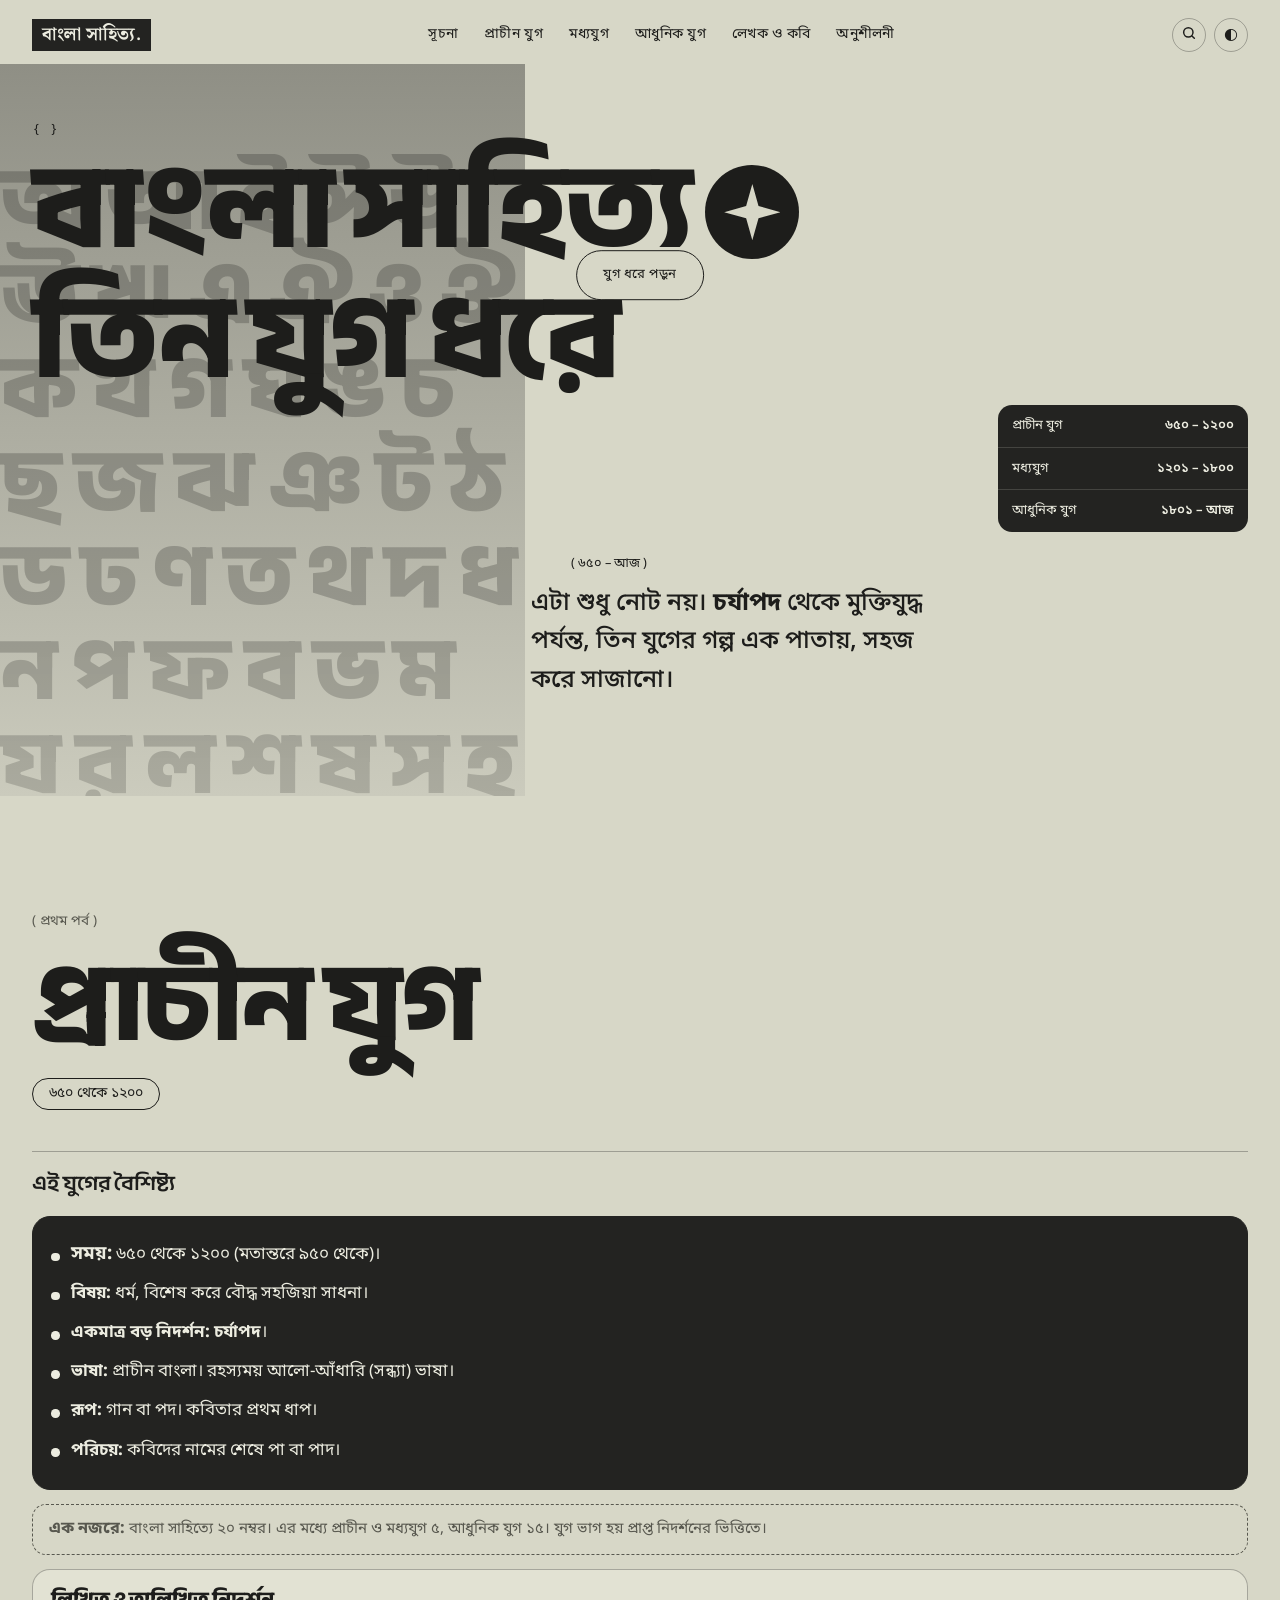
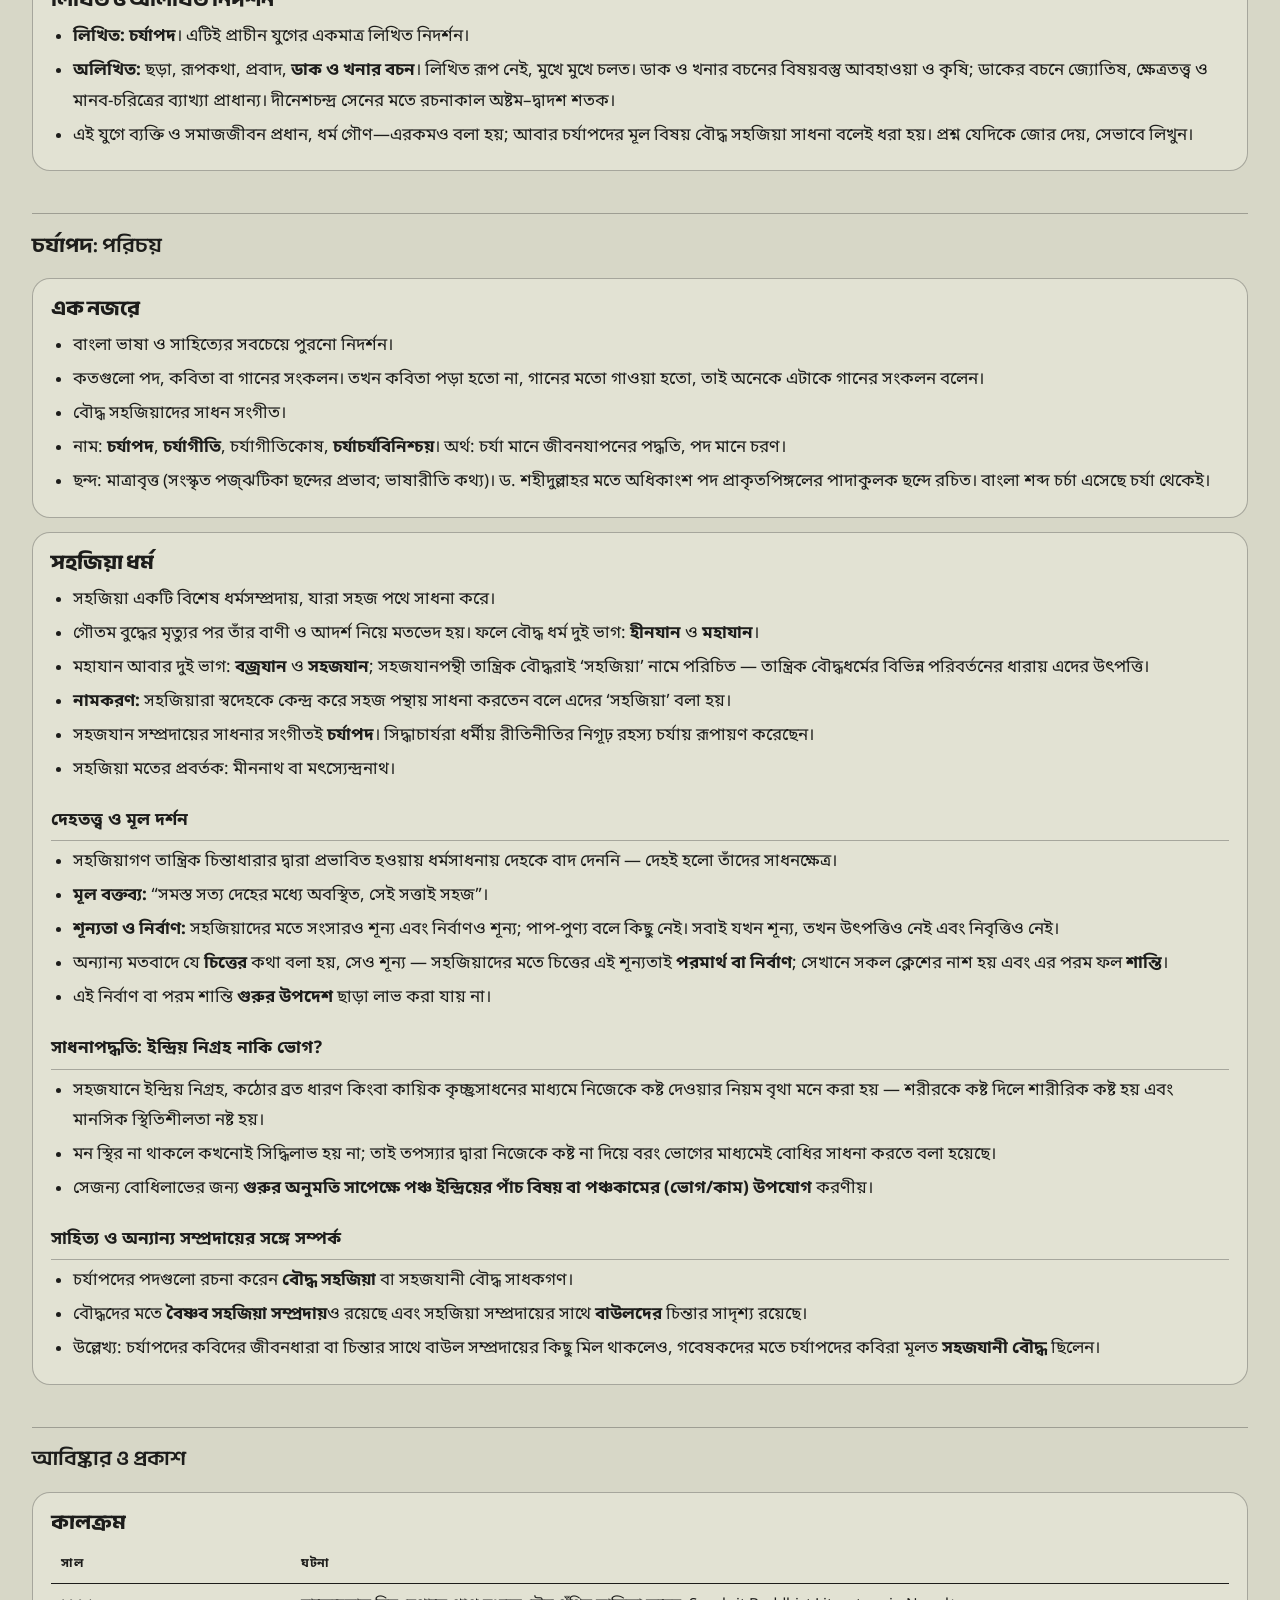
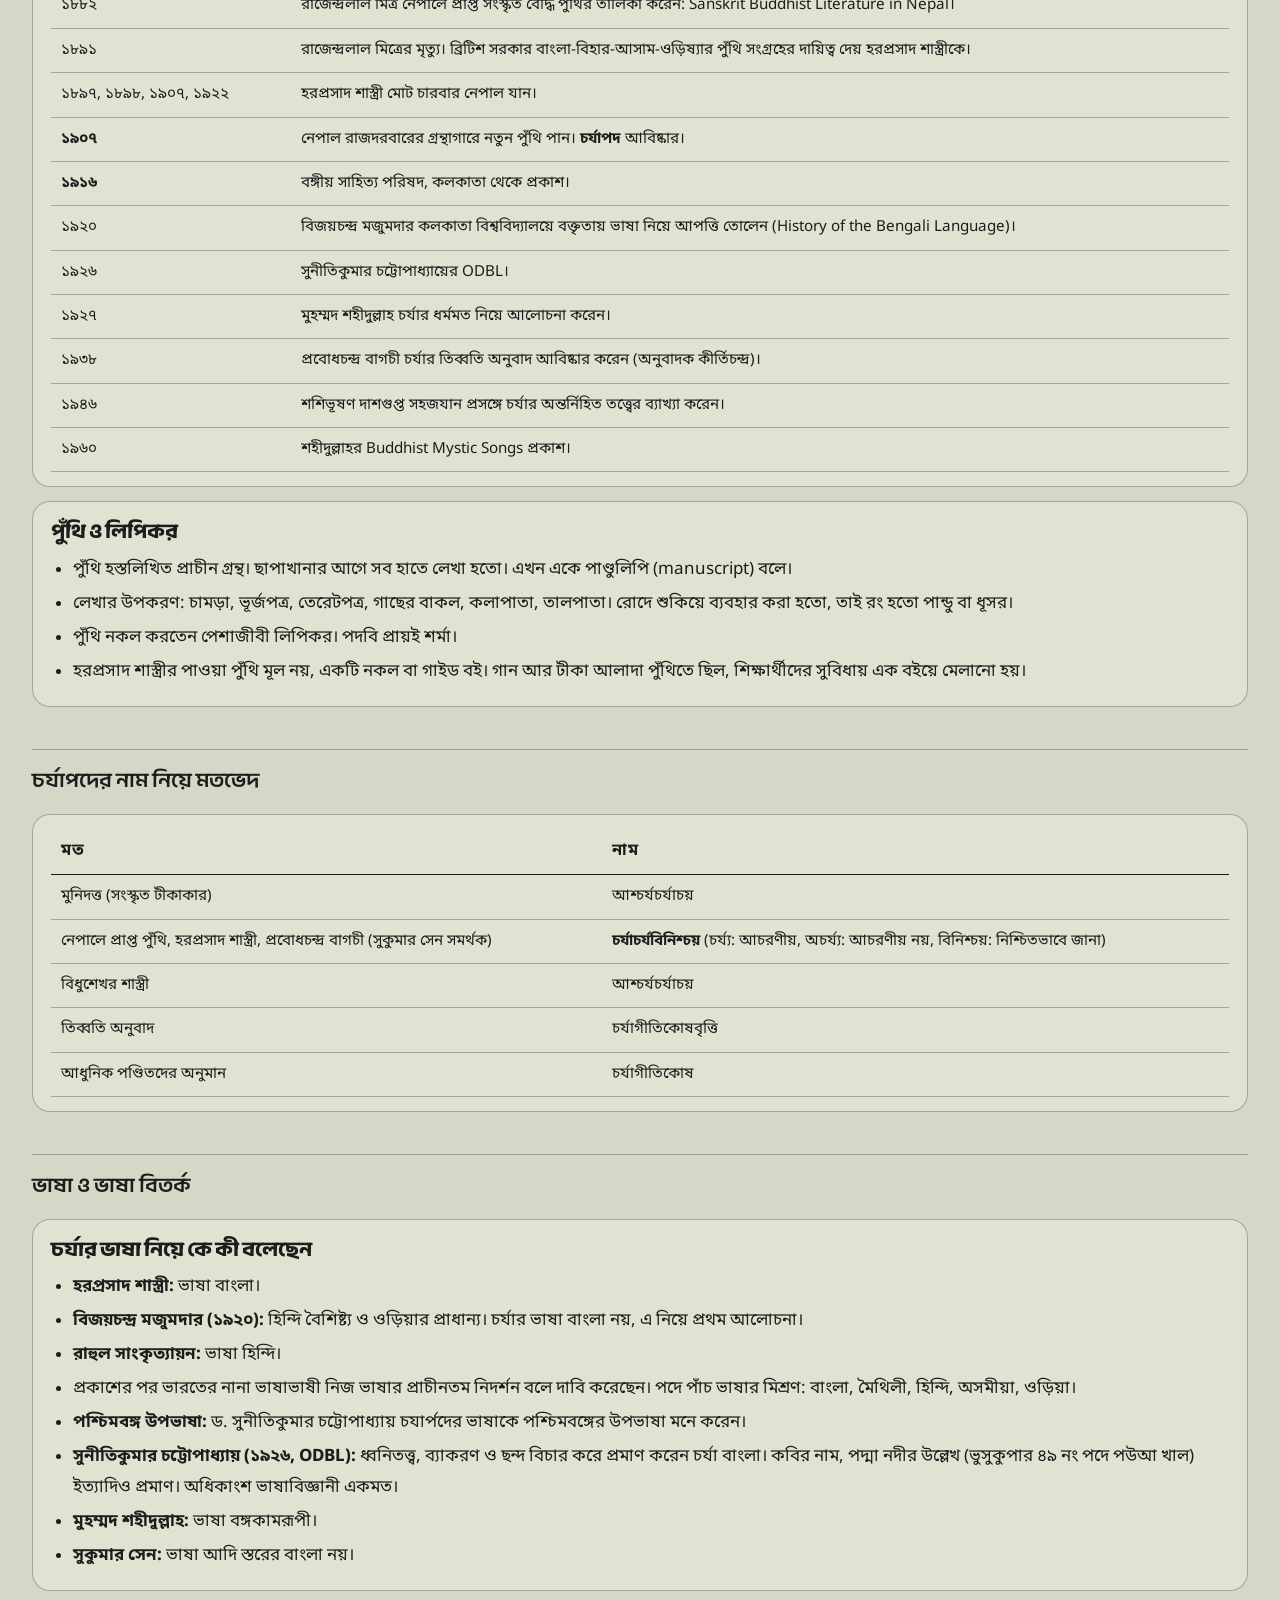
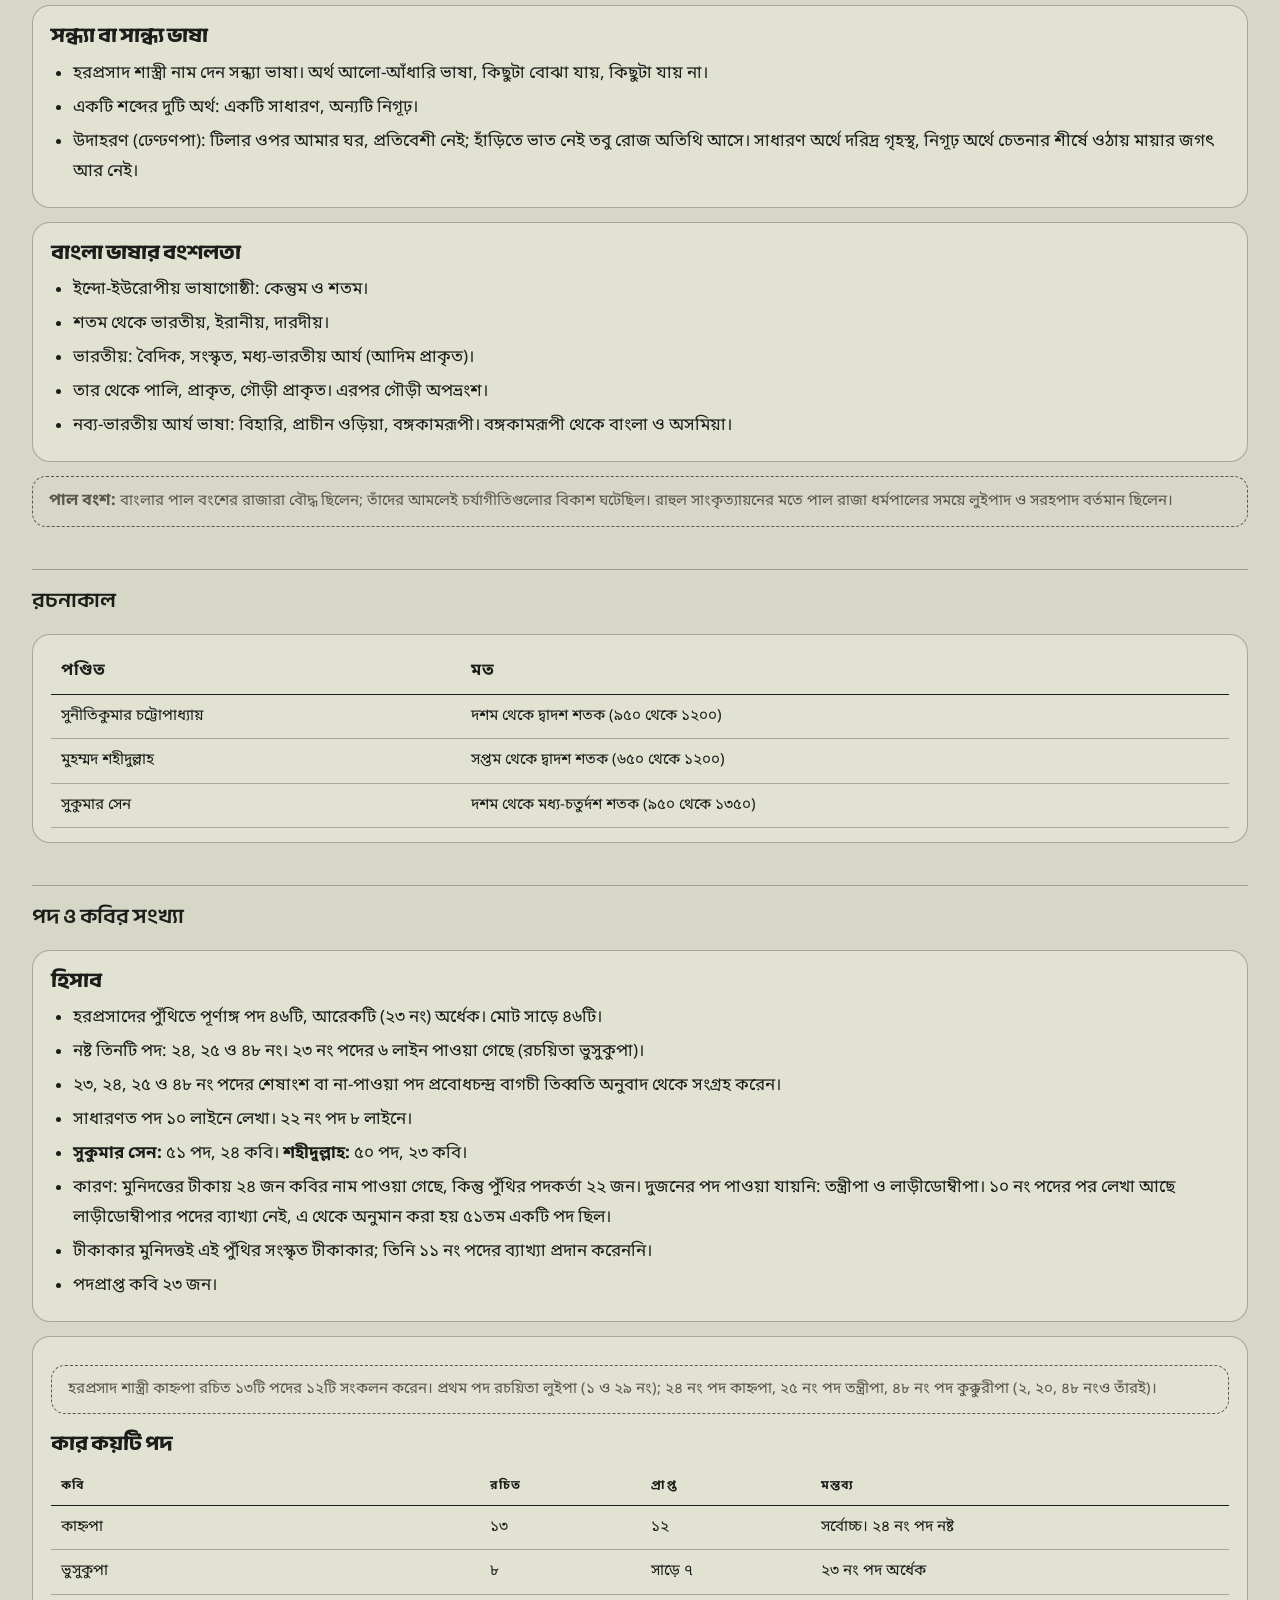
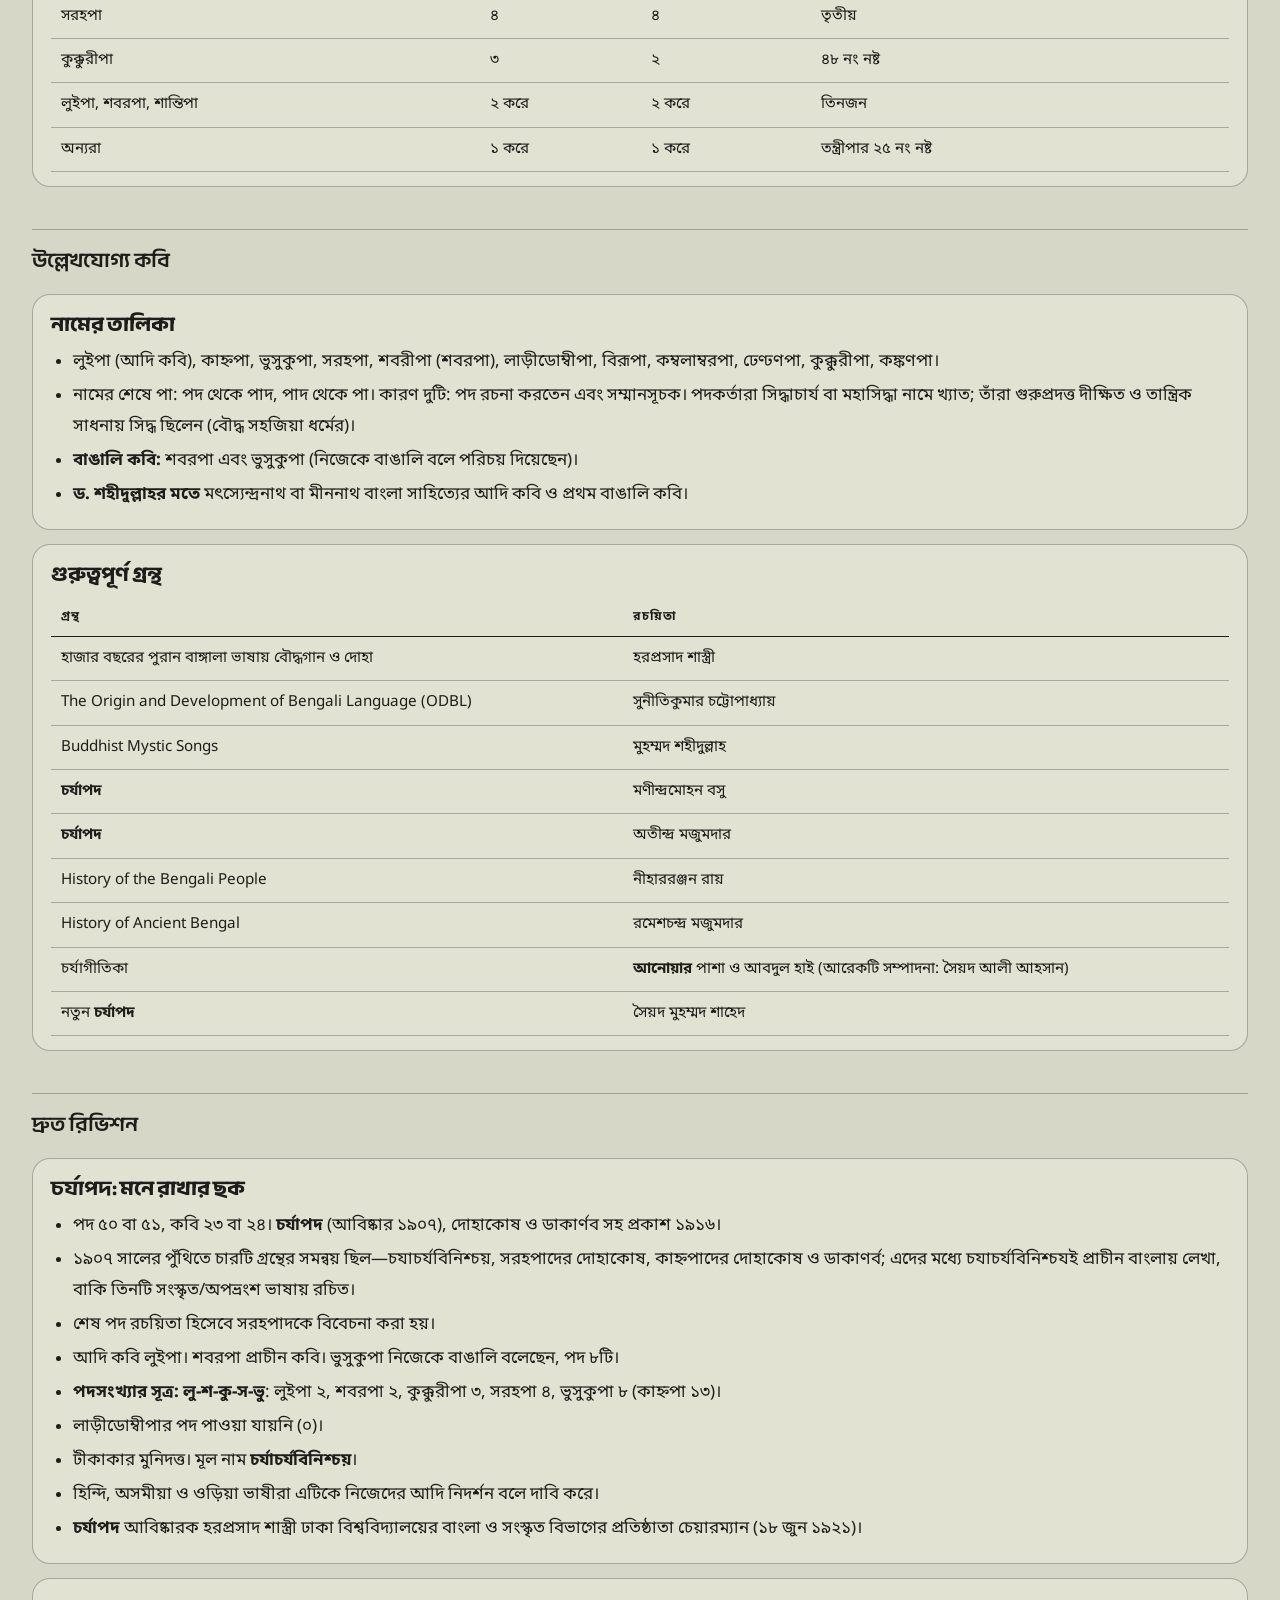
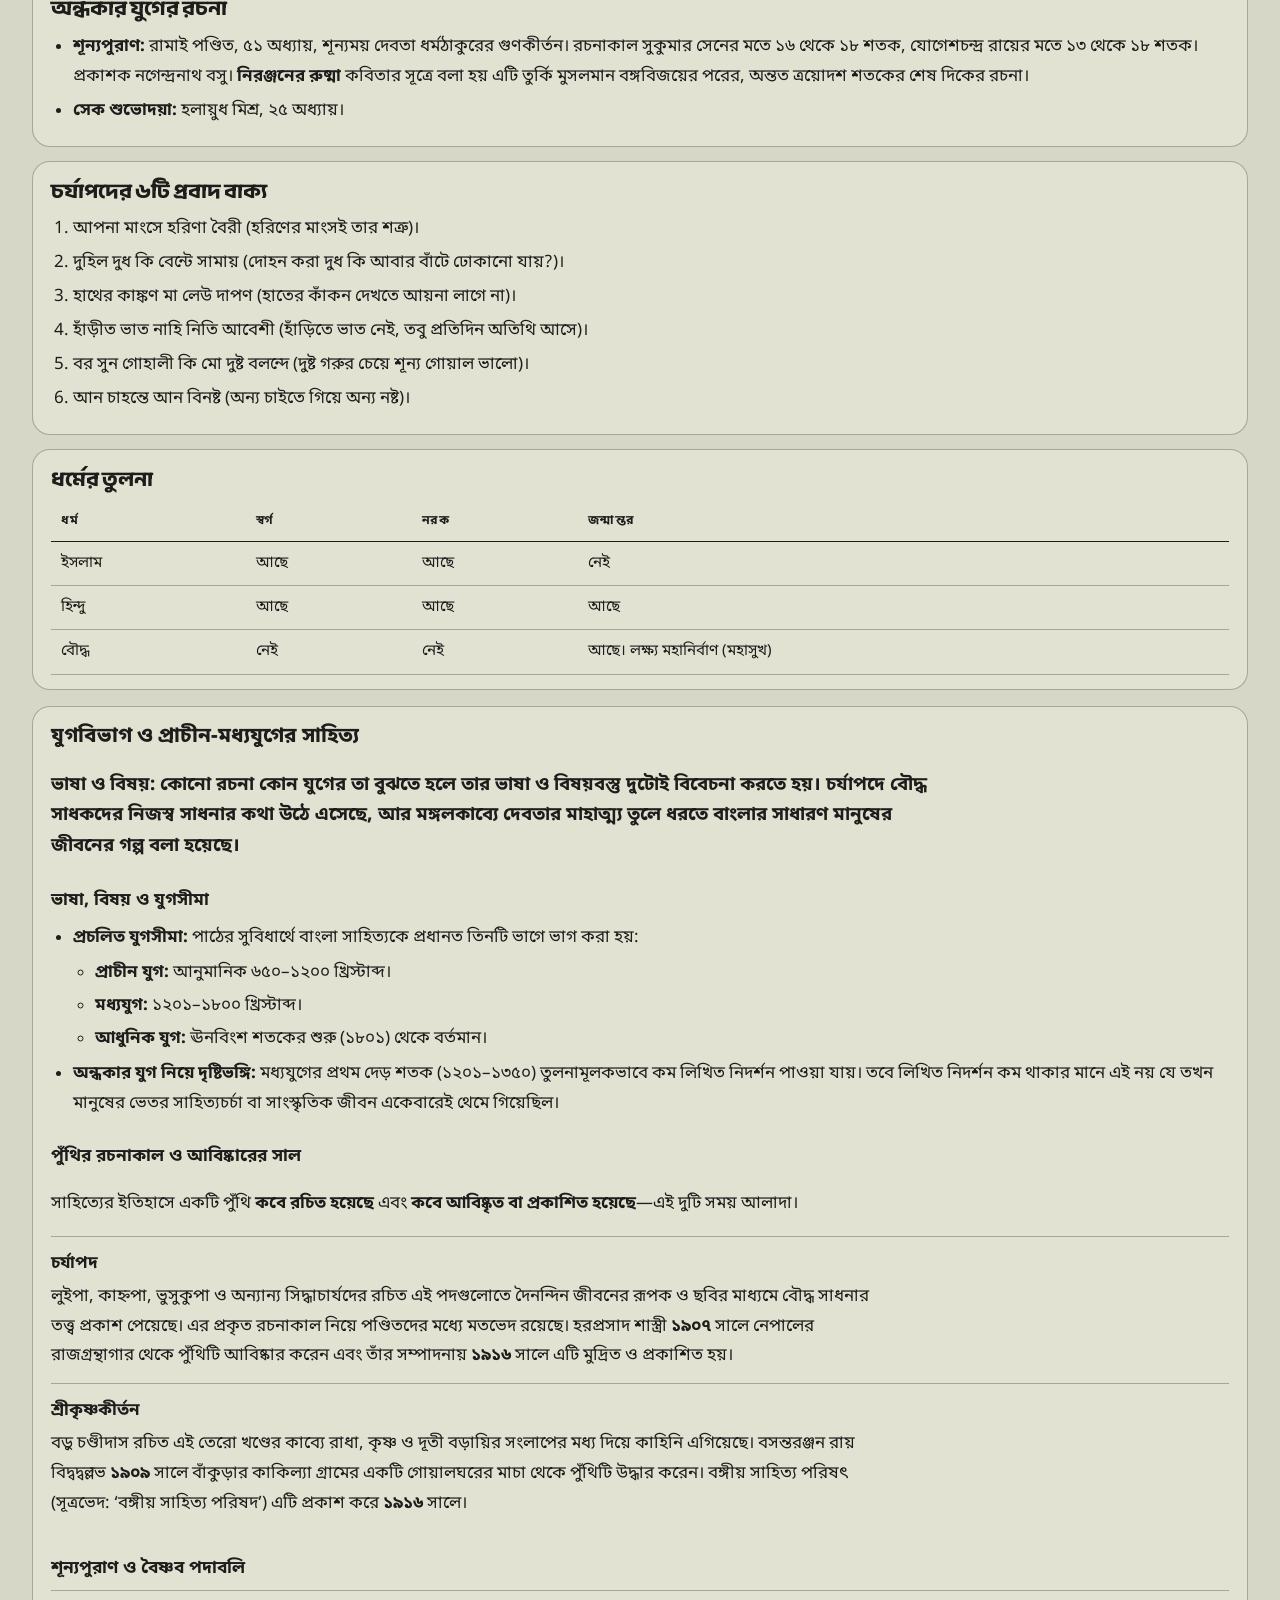
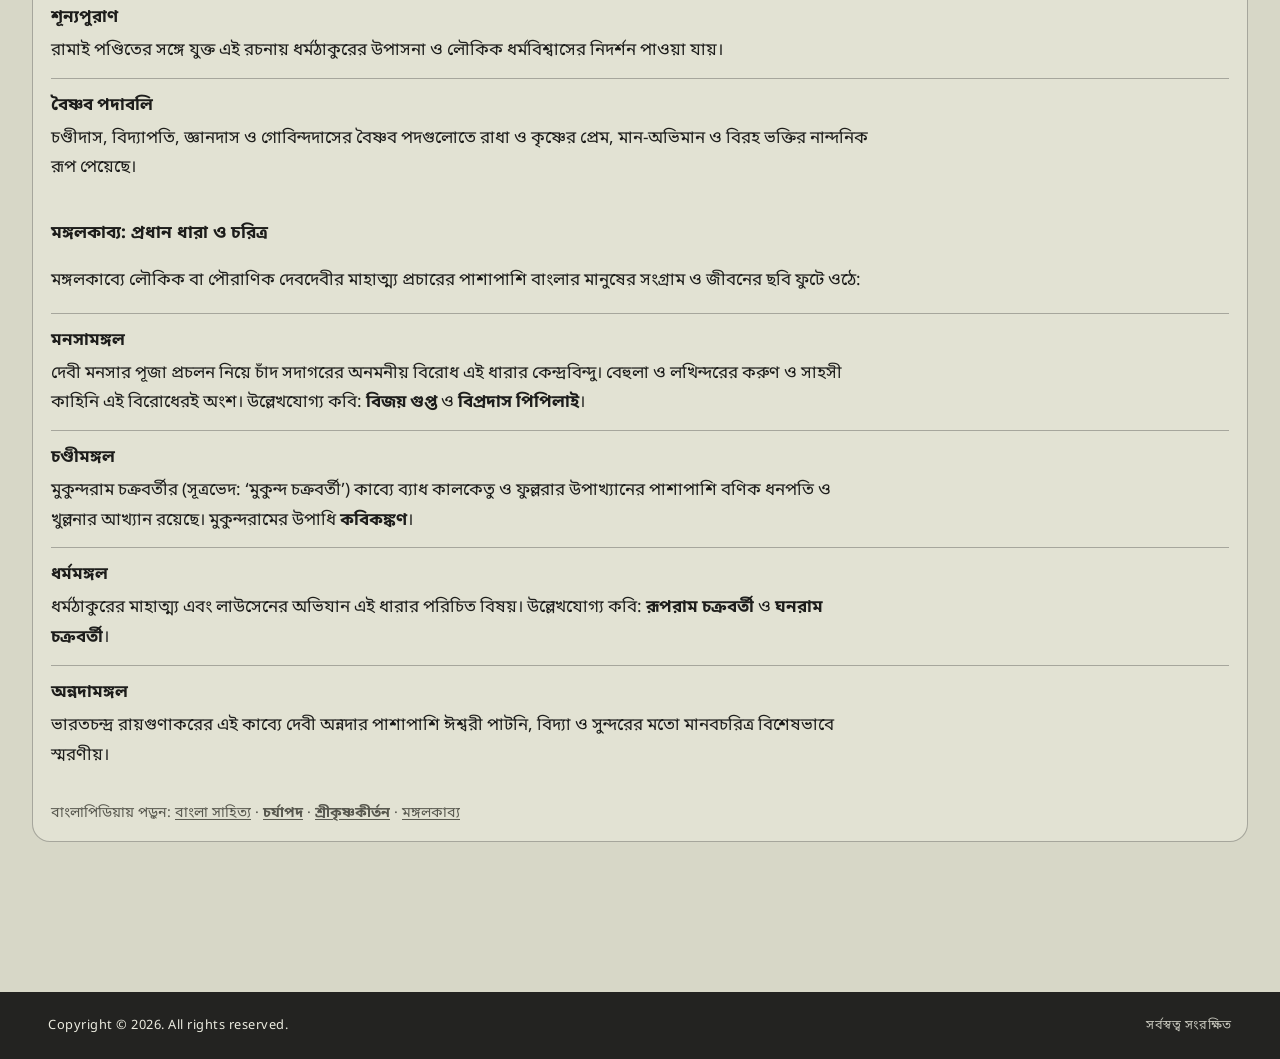
<file: pracin.html>
<!DOCTYPE html>
<html data-theme="light" lang="bn">
<head>
<meta charset="utf-8"/>
<meta content="width=device-width, initial-scale=1, viewport-fit=cover" name="viewport"/>
<title>বাংলা সাহিত্য — প্রাচীন যুগ</title>
<link rel="stylesheet" href="style.css"/>
</head>
<body>
<div class="frame" id="top">
<header class="top"><a class="logo" href="index.html">বাংলা সাহিত্য.</a>
<nav aria-label="মূল মেনু" id="nv"><div class="links"><a href="index.html">সূচনা</a><a href="pracin.html">প্রাচীন যুগ</a><a href="moddho.html">মধ্যযুগ</a><a href="adhunik.html">আধুনিক যুগ</a><a href="lekhok.html">লেখক ও কবি</a><a href="anusheeloni.html">অনুশীলনী</a></div></nav>
<div class="act"><button aria-controls="sp" aria-expanded="false" aria-label="খুঁজুন" class="ic" id="sb" title="খুঁজুন ( / )" type="button"><svg aria-hidden="true" fill="none" height="16" stroke="currentColor" stroke-linecap="round" stroke-width="2.2" viewBox="0 0 24 24" width="16"><circle cx="11" cy="11" r="7"/><path d="M20 20l-3.6-3.6"/></svg></button><button aria-label="থিম বদলান" class="ic" id="tg" type="button">◐</button><button aria-controls="nv" aria-expanded="false" aria-label="মেনু" class="ic mb" id="mn" type="button">☰</button></div></header>
<div aria-hidden="true" aria-label="খুঁজুন" aria-modal="true" id="sp" role="dialog"><div class="sbox"><div class="srow"><svg aria-hidden="true" fill="none" height="18" stroke="currentColor" stroke-linecap="round" stroke-width="2.2" viewBox="0 0 24 24" width="18"><circle cx="11" cy="11" r="7"/><path d="M20 20l-3.6-3.6"/></svg><input aria-label="খুঁজুন" autocomplete="off" enterkeyhint="search" id="sq" placeholder="লেখক, বই, কবিতা, সাল বা যেকোনো শব্দ লিখুন" spellcheck="false" type="search"/><button aria-label="বন্ধ করুন" class="ic" id="sx" type="button">✕</button></div><p aria-live="polite" id="sn">লেখকের নাম, বইয়ের নাম বা সাল লিখে খুঁজুন।</p><ul id="sr"></ul></div></div>
<section class="hero">
<div aria-hidden="true" class="pic"><div class="alpha">অ আ ই ঈ উ ঊ ঋ এ ঐ ও ঔ ক খ গ ঘ ঙ চ ছ জ ঝ ঞ ট ঠ ড ঢ ণ ত থ দ ধ ন প ফ ব ভ ম য র ল শ ষ স হ অ আ ই ঈ উ ঊ ঋ এ ঐ ও ঔ ক খ গ ঘ ঙ চ ছ জ ঝ ঞ ট ঠ ড ঢ ণ ত থ দ ধ ন প ফ ব ভ ম য র ল শ ষ স হ </div></div>
<div class="hc">
<div aria-hidden="true" class="brk">{    }</div>
<div class="hd"><h1><span class="l1">বাংলা সাহিত্য<i aria-hidden="true" class="star"></i></span><span class="l2">তিন যুগ ধরে</span></h1>
<a class="pill mid" href="pracin.html">যুগ ধরে পড়ুন</a></div>
<div class="hb">
<div class="inset"><a href="pracin.html">প্রাচীন যুগ<b>৬৫০ – ১২০০</b></a><a href="moddho.html">মধ্যযুগ<b>১২০১ – ১৮০০</b></a><a href="adhunik.html">আধুনিক যুগ<b>১৮০১ – আজ</b></a></div>
<p class="yr">( ৬৫০ – আজ )</p>
<p class="tl">এটা শুধু নোট নয়। <span class="wk">চর্যাপদ</span> থেকে মুক্তিযুদ্ধ পর্যন্ত, তিন যুগের গল্প এক পাতায়, সহজ করে সাজানো।</p>
</div></div>

</section>
<main>


<section class="era" id="anc"><div class="eh"><span class="lab">( প্রথম পর্ব )</span><h2>প্রাচীন যুগ</h2><span class="rg">৬৫০ থেকে ১২০০</span></div><h3 class="lead">এই যুগের বৈশিষ্ট্য</h3><div class="card dk"><ul class="ovl"><li><b class="box-intro">সময়:</b> ৬৫০ থেকে ১২০০ (মতান্তরে ৯৫০ থেকে)।</li><li><b>বিষয়:</b> ধর্ম, বিশেষ করে বৌদ্ধ সহজিয়া সাধনা।</li><li><b>একমাত্র বড় নিদর্শন:</b> <span class="wk">চর্যাপদ</span>।</li><li><b>ভাষা:</b> প্রাচীন বাংলা। রহস্যময় আলো-আঁধারি (সন্ধ্যা) ভাষা।</li><li><b>রূপ:</b> গান বা পদ। কবিতার প্রথম ধাপ।</li><li><b>পরিচয়:</b> কবিদের নামের শেষে পা বা পাদ।</li></ul></div><div class="note"><b>এক নজরে:</b> বাংলা সাহিত্যে ২০ নম্বর। এর মধ্যে প্রাচীন ও মধ্যযুগ ৫, আধুনিক যুগ ১৫। যুগ ভাগ হয় প্রাপ্ত নিদর্শনের ভিত্তিতে।</div><div class="card"><h3 class="box-intro-title">লিখিত ও অলিখিত নিদর্শন</h3><ul><li><b>লিখিত:</b> <span class="wk">চর্যাপদ</span>। এটিই প্রাচীন যুগের একমাত্র লিখিত নিদর্শন।</li><li><b>অলিখিত:</b> ছড়া, রূপকথা, প্রবাদ, <b>ডাক ও খনার বচন</b>। লিখিত রূপ নেই, মুখে মুখে চলত। ডাক ও খনার বচনের বিষয়বস্তু আবহাওয়া ও কৃষি; ডাকের বচনে জ্যোতিষ, ক্ষেত্রতত্ত্ব ও মানব-চরিত্রের ব্যাখ্যা প্রাধান্য। দীনেশচন্দ্র সেনের মতে রচনাকাল অষ্টম–দ্বাদশ শতক।</li><!--pdfsync:anc-unwritten--><li>এই যুগে ব্যক্তি ও সমাজজীবন প্রধান, ধর্ম গৌণ—এরকমও বলা হয়; আবার চর্যাপদের মূল বিষয় বৌদ্ধ সহজিয়া সাধনা বলেই ধরা হয়। প্রশ্ন যেদিকে জোর দেয়, সেভাবে লিখুন।</li></ul></div><h3 class="lead"><span class="wk">চর্যাপদ</span>: পরিচয়</h3><div class="card"><h3 class="box-intro-title">এক নজরে</h3><ul><li>বাংলা ভাষা ও সাহিত্যের সবচেয়ে পুরনো নিদর্শন।</li><li>কতগুলো পদ, কবিতা বা গানের সংকলন। তখন কবিতা পড়া হতো না, গানের মতো গাওয়া হতো, তাই অনেকে এটাকে গানের সংকলন বলেন।</li><li>বৌদ্ধ সহজিয়াদের সাধন সংগীত।</li><li>নাম: <span class="wk">চর্যাপদ</span>, <span class="wk">চর্যাগীতি</span>, চর্যাগীতিকোষ, <span class="wk">চর্যাচর্যবিনিশ্চয়</span>। অর্থ: চর্যা মানে জীবনযাপনের পদ্ধতি, পদ মানে চরণ।</li><li>ছন্দ: মাত্রাবৃত্ত (সংস্কৃত পজ্‌ঝটিকা ছন্দের প্রভাব; ভাষারীতি কথ্য)। ড. শহীদুল্লাহর মতে অধিকাংশ পদ প্রাকৃতপিঙ্গলের পাদাকুলক ছন্দে রচিত। বাংলা শব্দ চর্চা এসেছে চর্যা থেকেই।</li><!--pdfsync:anc-ছন্দ--></ul></div><div class="card"><h3 class="box-intro-title">সহজিয়া ধর্ম</h3><ul><li>সহজিয়া একটি বিশেষ ধর্মসম্প্রদায়, যারা সহজ পথে সাধনা করে।</li><li>গৌতম বুদ্ধের মৃত্যুর পর তাঁর বাণী ও আদর্শ নিয়ে মতভেদ হয়। ফলে বৌদ্ধ ধর্ম দুই ভাগ: <b>হীনযান</b> ও <b>মহাযান</b>।</li><li>মহাযান আবার দুই ভাগ: <b>বজ্রযান</b> ও <b>সহজযান</b>; সহজযানপন্থী তান্ত্রিক বৌদ্ধরাই ‘সহজিয়া’ নামে পরিচিত — তান্ত্রিক বৌদ্ধধর্মের বিভিন্ন পরিবর্তনের ধারায় এদের উৎপত্তি।</li><li><b>নামকরণ:</b> সহজিয়ারা স্বদেহকে কেন্দ্র করে সহজ পন্থায় সাধনা করতেন বলে এদের ‘সহজিয়া’ বলা হয়।</li><li>সহজযান সম্প্রদায়ের সাধনার সংগীতই <span class="wk">চর্যাপদ</span>। সিদ্ধাচার্যরা ধর্মীয় রীতিনীতির নিগূঢ় রহস্য চর্যায় রূপায়ণ করেছেন।</li><li>সহজিয়া মতের প্রবর্তক: মীননাথ বা মৎস্যেন্দ্রনাথ।</li></ul><h5 style="margin:1.1em 0 .35em;font-size:1.02em;border-bottom:1px solid var(--line);padding-bottom:.25em">দেহতত্ত্ব ও মূল দর্শন</h5><ul><li>সহজিয়াগণ তান্ত্রিক চিন্তাধারার দ্বারা প্রভাবিত হওয়ায় ধর্মসাধনায় দেহকে বাদ দেননি — দেহই হলো তাঁদের সাধনক্ষেত্র।</li><li><b>মূল বক্তব্য:</b> “সমস্ত সত্য দেহের মধ্যে অবস্থিত, সেই সত্তাই সহজ”।</li><li><b>শূন্যতা ও নির্বাণ:</b> সহজিয়াদের মতে সংসারও শূন্য এবং নির্বাণও শূন্য; পাপ-পুণ্য বলে কিছু নেই। সবাই যখন শূন্য, তখন উৎপত্তিও নেই এবং নিবৃত্তিও নেই।</li><li>অন্যান্য মতবাদে যে <b>চিত্তের</b> কথা বলা হয়, সেও শূন্য — সহজিয়াদের মতে চিত্তের এই শূন্যতাই <b>পরমার্থ বা নির্বাণ</b>; সেখানে সকল ক্লেশের নাশ হয় এবং এর পরম ফল <b>শান্তি</b>।</li><li>এই নির্বাণ বা পরম শান্তি <b>গুরুর উপদেশ</b> ছাড়া লাভ করা যায় না।</li></ul><h5 style="margin:1.1em 0 .35em;font-size:1.02em;border-bottom:1px solid var(--line);padding-bottom:.25em">সাধনাপদ্ধতি: ইন্দ্রিয় নিগ্রহ নাকি ভোগ?</h5><ul><li>সহজযানে ইন্দ্রিয় নিগ্রহ, কঠোর ব্রত ধারণ কিংবা কায়িক কৃচ্ছ্রসাধনের মাধ্যমে নিজেকে কষ্ট দেওয়ার নিয়ম বৃথা মনে করা হয় — শরীরকে কষ্ট দিলে শারীরিক কষ্ট হয় এবং মানসিক স্থিতিশীলতা নষ্ট হয়।</li><li>মন স্থির না থাকলে কখনোই সিদ্ধিলাভ হয় না; তাই তপস্যার দ্বারা নিজেকে কষ্ট না দিয়ে বরং ভোগের মাধ্যমেই বোধির সাধনা করতে বলা হয়েছে।</li><li>সেজন্য বোধিলাভের জন্য <b>গুরুর অনুমতি সাপেক্ষে পঞ্চ ইন্দ্রিয়ের পাঁচ বিষয় বা পঞ্চকামের (ভোগ/কাম) উপযোগ</b> করণীয়।</li></ul><h5 style="margin:1.1em 0 .35em;font-size:1.02em;border-bottom:1px solid var(--line);padding-bottom:.25em">সাহিত্য ও অন্যান্য সম্প্রদায়ের সঙ্গে সম্পর্ক</h5><ul><li>চর্যাপদের পদগুলো রচনা করেন <b>বৌদ্ধ সহজিয়া</b> বা সহজযানী বৌদ্ধ সাধকগণ।</li><li>বৌদ্ধদের মতে <b>বৈষ্ণব সহজিয়া সম্প্রদায়</b>ও রয়েছে এবং সহজিয়া সম্প্রদায়ের সাথে <b>বাউলদের</b> চিন্তার সাদৃশ্য রয়েছে।</li><li>উল্লেখ্য: চর্যাপদের কবিদের জীবনধারা বা চিন্তার সাথে বাউল সম্প্রদায়ের কিছু মিল থাকলেও, গবেষকদের মতে চর্যাপদের কবিরা মূলত <b>সহজযানী বৌদ্ধ</b> ছিলেন।</li></ul><!--pdfsync:anc-sahajia-card--></div><h3 class="lead">আবিষ্কার ও প্রকাশ</h3><div class="scroll card"><h3 class="box-intro-title">কালক্রম</h3><table><tr><th>সাল</th><th>ঘটনা</th></tr><tr><td>১৮৮২</td><td>রাজেন্দ্রলাল মিত্র নেপালে প্রাপ্ত সংস্কৃত বৌদ্ধ পুঁথির তালিকা করেন: Sanskrit Buddhist Literature in Nepal।</td></tr><tr><td>১৮৯১</td><td>রাজেন্দ্রলাল মিত্রের মৃত্যু। ব্রিটিশ সরকার বাংলা-বিহার-আসাম-ওড়িষ্যার পুঁথি সংগ্রহের দায়িত্ব দেয় হরপ্রসাদ শাস্ত্রীকে।</td></tr><tr><td>১৮৯৭, ১৮৯৮, ১৯০৭, ১৯২২</td><td>হরপ্রসাদ শাস্ত্রী মোট চারবার নেপাল যান।</td></tr><tr><td><b>১৯০৭</b></td><td>নেপাল রাজদরবারের গ্রন্থাগারে নতুন পুঁথি পান। <span class="wk">চর্যাপদ</span> আবিষ্কার।</td></tr><tr><td><b>১৯১৬</b></td><td>বঙ্গীয় সাহিত্য পরিষদ, কলকাতা থেকে প্রকাশ।</td></tr><tr><td>১৯২০</td><td>বিজয়চন্দ্র মজুমদার কলকাতা বিশ্ববিদ্যালয়ে বক্তৃতায় ভাষা নিয়ে আপত্তি তোলেন (History of the Bengali Language)।</td></tr><tr><td>১৯২৬</td><td>সুনীতিকুমার চট্টোপাধ্যায়ের ODBL।</td></tr><tr><td>১৯২৭</td><td>মুহম্মদ শহীদুল্লাহ চর্যার ধর্মমত নিয়ে আলোচনা করেন।</td></tr><tr><td>১৯৩৮</td><td>প্রবোধচন্দ্র বাগচী চর্যার তিব্বতি অনুবাদ আবিষ্কার করেন (অনুবাদক কীর্তিচন্দ্র)।</td></tr><tr><td>১৯৪৬</td><td>শশিভূষণ দাশগুপ্ত সহজযান প্রসঙ্গে চর্যার অন্তর্নিহিত তত্ত্বের ব্যাখ্যা করেন।</td></tr><tr><td>১৯৬০</td><td>শহীদুল্লাহর Buddhist Mystic Songs প্রকাশ।</td></tr></table></div><div class="card"><h3 class="box-intro-title">পুঁথি ও লিপিকর</h3><ul><li>পুঁথি হস্তলিখিত প্রাচীন গ্রন্থ। ছাপাখানার আগে সব হাতে লেখা হতো। এখন একে পাণ্ডুলিপি (manuscript) বলে।</li><li>লেখার উপকরণ: চামড়া, ভূর্জপত্র, তেরেটপত্র, গাছের বাকল, কলাপাতা, তালপাতা। রোদে শুকিয়ে ব্যবহার করা হতো, তাই রং হতো পান্ডু বা ধূসর।</li><li>পুঁথি নকল করতেন পেশাজীবী লিপিকর। পদবি প্রায়ই শর্মা।</li><li>হরপ্রসাদ শাস্ত্রীর পাওয়া পুঁথি মূল নয়, একটি নকল বা গাইড বই। গান আর টীকা আলাদা পুঁথিতে ছিল, শিক্ষার্থীদের সুবিধায় এক বইয়ে মেলানো হয়।</li></ul></div><h3 class="lead">চর্যাপদের নাম নিয়ে মতভেদ</h3><div class="scroll card"><table><tr class="box-intro-row"><th>মত</th><th>নাম</th></tr><tr><td>মুনিদত্ত (সংস্কৃত টীকাকার)</td><td>আশ্চর্যচর্যাচয়</td></tr><tr><td>নেপালে প্রাপ্ত পুঁথি, হরপ্রসাদ শাস্ত্রী, প্রবোধচন্দ্র বাগচী (সুকুমার সেন সমর্থক)</td><td><span class="wk">চর্যাচর্যবিনিশ্চয়</span> (চর্য্য: আচরণীয়, অচর্য্য: আচরণীয় নয়, বিনিশ্চয়: নিশ্চিতভাবে জানা)</td></tr><tr><td>বিধুশেখর শাস্ত্রী</td><td>আশ্চর্যচর্যাচয়</td></tr><tr><td>তিব্বতি অনুবাদ</td><td>চর্যাগীতিকোষবৃত্তি</td></tr><tr><td>আধুনিক পণ্ডিতদের অনুমান</td><td>চর্যাগীতিকোষ</td></tr></table></div><h3 class="lead">ভাষা ও ভাষা বিতর্ক</h3><div class="card"><h3 class="box-intro-title">চর্যার ভাষা নিয়ে কে কী বলেছেন</h3><ul><li><b>হরপ্রসাদ শাস্ত্রী:</b> ভাষা বাংলা।</li><li><b>বিজয়চন্দ্র মজুমদার (১৯২০):</b> হিন্দি বৈশিষ্ট্য ও ওড়িয়ার প্রাধান্য। চর্যার ভাষা বাংলা নয়, এ নিয়ে প্রথম আলোচনা।</li><li><b>রাহুল সাংকৃত্যায়ন:</b> ভাষা হিন্দি।</li><li>প্রকাশের পর ভারতের নানা ভাষাভাষী নিজ ভাষার প্রাচীনতম নিদর্শন বলে দাবি করেছেন। পদে পাঁচ ভাষার মিশ্রণ: বাংলা, মৈথিলী, হিন্দি, অসমীয়া, ওড়িয়া।</li><li><b>পশ্চিমবঙ্গ উপভাষা:</b> ড. সুনীতিকুমার চট্টোপাধ্যায় চযার্পদের ভাষাকে পশ্চিমবঙ্গের উপভাষা মনে করেন।</li><li><b>সুনীতিকুমার চট্টোপাধ্যায় (১৯২৬, ODBL):</b> ধ্বনিতত্ত্ব<!--pdfsync:anc-sublanguage-->, ব্যাকরণ ও ছন্দ বিচার করে প্রমাণ করেন চর্যা বাংলা। কবির নাম, পদ্মা নদীর উল্লেখ (ভুসুকুপার ৪৯ নং পদে পউআ খাল) ইত্যাদিও প্রমাণ। অধিকাংশ ভাষাবিজ্ঞানী একমত।</li><li><b>মুহম্মদ শহীদুল্লাহ:</b> ভাষা বঙ্গকামরূপী।</li><li><b>সুকুমার সেন:</b> ভাষা আদি স্তরের বাংলা নয়।</li></ul></div><div class="card"><h3 class="box-intro-title">সন্ধ্যা বা সান্ধ্য ভাষা</h3><ul><li>হরপ্রসাদ শাস্ত্রী নাম দেন সন্ধ্যা ভাষা। অর্থ আলো-আঁধারি ভাষা, কিছুটা বোঝা যায়, কিছুটা যায় না।</li><li>একটি শব্দের দুটি অর্থ: একটি সাধারণ, অন্যটি নিগূঢ়।</li><li>উদাহরণ (ঢেণ্ঢণপা): টিলার ওপর আমার ঘর, প্রতিবেশী নেই; হাঁড়িতে ভাত নেই তবু রোজ অতিথি আসে। সাধারণ অর্থে দরিদ্র গৃহস্থ, নিগূঢ় অর্থে চেতনার শীর্ষে ওঠায় মায়ার জগৎ আর নেই।</li></ul></div><div class="card"><h3 class="box-intro-title">বাংলা ভাষার বংশলতা</h3><ul><li>ইন্দো-ইউরোপীয় ভাষাগোষ্ঠী: কেন্তুম ও শতম।</li><li>শতম থেকে ভারতীয়, ইরানীয়, দারদীয়।</li><li>ভারতীয়: বৈদিক, সংস্কৃত, মধ্য-ভারতীয় আর্য (আদিম প্রাকৃত)।</li><li>তার থেকে পালি, প্রাকৃত, গৌড়ী প্রাকৃত। এরপর গৌড়ী অপভ্রংশ।</li><li>নব্য-ভারতীয় আর্য ভাষা: বিহারি, প্রাচীন ওড়িয়া, বঙ্গকামরূপী। বঙ্গকামরূপী থেকে বাংলা ও অসমিয়া।</li></ul></div><div class="note"><b>পাল বংশ:</b> বাংলার পাল বংশের রাজারা বৌদ্ধ ছিলেন; তাঁদের আমলেই চর্যাগীতিগুলোর বিকাশ ঘটেছিল। রাহুল সাংকৃত্যায়নের মতে পাল রাজা ধর্মপালের সময়ে লুইপাদ ও সরহপাদ বর্তমান ছিলেন।</div><h3 class="lead">রচনাকাল</h3><!--pdfsync:anc-pal--><div class="scroll card"><table><tr class="box-intro-row"><th>পণ্ডিত</th><th>মত</th></tr><tr><td>সুনীতিকুমার চট্টোপাধ্যায়</td><td>দশম থেকে দ্বাদশ শতক (৯৫০ থেকে ১২০০)</td></tr><tr><td>মুহম্মদ শহীদুল্লাহ</td><td>সপ্তম থেকে দ্বাদশ শতক (৬৫০ থেকে ১২০০)</td></tr><tr><td>সুকুমার সেন</td><td>দশম থেকে মধ্য-চতুর্দশ শতক (৯৫০ থেকে ১৩৫০)</td></tr></table></div><h3 class="lead">পদ ও কবির সংখ্যা</h3><div class="card"><h3 class="box-intro-title">হিসাব</h3><ul><li>হরপ্রসাদের পুঁথিতে পূর্ণাঙ্গ পদ ৪৬টি, আরেকটি (২৩ নং) অর্ধেক। মোট সাড়ে ৪৬টি।</li><li>নষ্ট তিনটি পদ: ২৪, ২৫ ও ৪৮ নং। ২৩ নং পদের ৬ লাইন পাওয়া গেছে (রচয়িতা ভুসুকুপা)।</li><li>২৩, ২৪, ২৫ ও ৪৮ নং পদের শেষাংশ বা না-পাওয়া পদ প্রবোধচন্দ্র বাগচী তিব্বতি অনুবাদ থেকে সংগ্রহ করেন।</li><li>সাধারণত পদ ১০ লাইনে লেখা। ২২ নং পদ ৮ লাইনে।</li><li><b>সুকুমার সেন:</b> ৫১ পদ, ২৪ কবি। <b>শহীদুল্লাহ:</b> ৫০ পদ, ২৩ কবি।</li><li>কারণ: মুনিদত্তের টীকায় ২৪ জন কবির নাম পাওয়া গেছে, কিন্তু পুঁথির পদকর্তা ২২ জন। দুজনের পদ পাওয়া যায়নি: তন্ত্রীপা ও লাড়ীডোম্বীপা। ১০ নং পদের পর লেখা আছে লাড়ীডোম্বীপার পদের ব্যাখ্যা নেই, এ থেকে অনুমান করা হয় ৫১তম একটি পদ ছিল।</li><li>টীকাকার মুনিদত্তই এই পুঁথির সংস্কৃত টীকাকার; তিনি ১১ নং পদের ব্যাখ্যা প্রদান করেননি।</li><li>পদপ্রাপ্ত কবি ২৩ জন।</li><!--pdfsync:anc-munidutta--></ul></div><div class="scroll card"><div class="note">হরপ্রসাদ শাস্ত্রী কাহ্নপা রচিত ১৩টি পদের ১২টি সংকলন করেন। প্রথম পদ রচয়িতা লুইপা (১ ও ২৯ নং); ২৪ নং পদ কাহ্নপা, ২৫ নং পদ তন্ত্রীপা, ৪৮ নং পদ কুক্কুরীপা (২, ২০, ৪৮ নংও তাঁরই)।</div><h3 class="box-intro-title">কার কয়টি পদ</h3><!--pdfsync:anc-kahinpa-count--><table><tr><th>কবি</th><th>রচিত</th><th>প্রাপ্ত</th><th>মন্তব্য</th></tr><tr><td>কাহ্নপা</td><td>১৩</td><td>১২</td><td>সর্বোচ্চ। ২৪ নং পদ নষ্ট</td></tr><tr><td>ভুসুকুপা</td><td>৮</td><td>সাড়ে ৭</td><td>২৩ নং পদ অর্ধেক</td></tr><tr><td>সরহপা</td><td>৪</td><td>৪</td><td>তৃতীয়</td></tr><tr><td>কুক্কুরীপা</td><td>৩</td><td>২</td><td>৪৮ নং নষ্ট</td></tr><tr><td>লুইপা, শবরপা, শান্তিপা</td><td>২ করে</td><td>২ করে</td><td>তিনজন</td></tr><tr><td>অন্যরা</td><td>১ করে</td><td>১ করে</td><td>তন্ত্রীপার ২৫ নং নষ্ট</td></tr></table></div><h3 class="lead">উল্লেখযোগ্য কবি</h3><div class="card"><h3 class="box-intro-title">নামের তালিকা</h3><ul><li>লুইপা (আদি কবি), কাহ্নপা, ভুসুকুপা, সরহপা, শবরীপা (শবরপা), লাড়ীডোম্বীপা, বিরূপা, কম্বলাম্বরপা, ঢেণ্ঢণপা, কুক্কুরীপা, কঙ্কণপা।</li><li>নামের শেষে পা: পদ থেকে পাদ, পাদ থেকে পা। কারণ দুটি: পদ রচনা করতেন এবং সম্মানসূচক। পদকর্তারা সিদ্ধাচার্য বা মহাসিদ্ধা নামে খ্যাত; তাঁরা গুরুপ্রদত্ত দীক্ষিত ও তান্ত্রিক সাধনায় সিদ্ধ ছিলেন (বৌদ্ধ সহজিয়া ধর্মের)।<!--pdfsync:anc-mahasiddha--></li><li><b>বাঙালি কবি:</b> শবরপা এবং ভুসুকুপা (নিজেকে বাঙালি বলে পরিচয় দিয়েছেন)।</li><li><b>ড. শহীদুল্লাহর মতে</b> মৎস্যেন্দ্রনাথ বা মীননাথ বাংলা সাহিত্যের আদি কবি ও প্রথম বাঙালি কবি।</li><!--pdfsync:anc-matsyendra--></ul></div><div class="scroll card"><h3 class="box-intro-title">গুরুত্বপূর্ণ গ্রন্থ</h3><table><tr><th>গ্রন্থ</th><th>রচয়িতা</th></tr><tr><td>হাজার বছরের পুরান বাঙ্গালা ভাষায় বৌদ্ধগান ও দোহা</td><td>হরপ্রসাদ শাস্ত্রী</td></tr><tr><td>The Origin and Development of Bengali Language (ODBL)</td><td>সুনীতিকুমার চট্টোপাধ্যায়</td></tr><tr><td>Buddhist Mystic Songs</td><td>মুহম্মদ শহীদুল্লাহ</td></tr><tr><td><span class="wk">চর্যাপদ</span></td><td>মণীন্দ্রমোহন বসু</td></tr><tr><td><span class="wk">চর্যাপদ</span></td><td>অতীন্দ্র মজুমদার</td></tr><tr><td>History of the Bengali People</td><td>নীহাররঞ্জন রায়</td></tr><tr><td>History of Ancient Bengal</td><td>রমেশচন্দ্র মজুমদার</td></tr><tr><td>চর্যাগীতিকা</td><td><span class="wk">আনোয়ার</span> পাশা ও আবদুল হাই (আরেকটি সম্পাদনা: সৈয়দ আলী আহসান)</td></tr><tr><td>নতুন <span class="wk">চর্যাপদ</span></td><td>সৈয়দ মুহম্মদ শাহেদ</td></tr></table></div><h3 class="lead">দ্রুত রিভিশন</h3><div class="card"><h3 class="box-intro-title"><span class="wk">চর্যাপদ</span>: মনে রাখার ছক</h3><ul><li>পদ ৫০ বা ৫১, কবি ২৩ বা ২৪। <span class="wk">চর্যাপদ</span> (আবিষ্কার ১৯০৭), দোহাকোষ ও ডাকার্ণব সহ প্রকাশ ১৯১৬।</li><li>১৯০৭ সালের পুঁথিতে চারটি গ্রন্থের সমন্বয় ছিল—চযাচর্যবিনিশ্চয়, সরহপাদের দোহাকোষ, কাহ্নপাদের দোহাকোষ ও ডাকাণর্ব; এদের মধ্যে চযাচর্যবিনিশ্চযই প্রাচীন বাংলায় লেখা, বাকি তিনটি সংস্কৃত/অপভ্রংশ ভাষায় রচিত।</li><li>শেষ পদ রচয়িতা হিসেবে সরহপাদকে বিবেচনা করা হয়।</li><!--pdfsync:anc-4works--><li>আদি কবি লুইপা। শবরপা প্রাচীন কবি। ভুসুকুপা নিজেকে বাঙালি বলেছেন, পদ ৮টি।</li><li><b>পদসংখ্যার সূত্র: লু-শ-কু-স-ভু</b>: লুইপা ২, শবরপা ২, কুক্কুরীপা ৩, সরহপা ৪, ভুসুকুপা ৮ (কাহ্নপা ১৩)।</li><li>লাড়ীডোম্বীপার পদ পাওয়া যায়নি (০)।</li><li>টীকাকার মুনিদত্ত। মূল নাম <span class="wk">চর্যাচর্যবিনিশ্চয়</span>।</li><li>হিন্দি, অসমীয়া ও ওড়িয়া ভাষীরা এটিকে নিজেদের আদি নিদর্শন বলে দাবি করে।</li><li><span class="wk">চর্যাপদ</span> আবিষ্কারক হরপ্রসাদ শাস্ত্রী ঢাকা বিশ্ববিদ্যালয়ের বাংলা ও সংস্কৃত বিভাগের প্রতিষ্ঠাতা চেয়ারম্যান (১৮ জুন ১৯২১)।<!--pdfsync:anc-chairman-date--></li></ul></div><div class="card"><h3 class="box-intro-title">অন্ধকার যুগের রচনা</h3><ul><li><b><span class="wk">শূন্যপুরাণ</span>:</b> রামাই পণ্ডিত, ৫১ অধ্যায়, শূন্যময় দেবতা ধর্মঠাকুরের গুণকীর্তন। রচনাকাল সুকুমার সেনের মতে ১৬ থেকে ১৮ শতক, যোগেশচন্দ্র রায়ের মতে ১৩ থেকে ১৮ শতক। প্রকাশক নগেন্দ্রনাথ বসু। <b>নিরঞ্জনের রুষ্মা</b> কবিতার সূত্রে বলা হয় এটি তুর্কি মুসলমান বঙ্গবিজয়ের পরের, অন্তত ত্রয়োদশ শতকের শেষ দিকের রচনা।</li><!--pdfsync:anc-shunya--><li><b><span class="wk">সেক শুভোদয়া</span>:</b> হলায়ুধ মিশ্র, ২৫ অধ্যায়।</li></ul></div><div class="card"><h3 class="box-intro-title">চর্যাপদের ৬টি প্রবাদ বাক্য</h3><ol><li>আপনা মাংসে হরিণা বৈরী (হরিণের মাংসই তার শত্রু)।</li><li>দুহিল দুধ কি বেন্টে সামায় (দোহন করা দুধ কি আবার বাঁটে ঢোকানো যায়?)।</li><li>হাথের কাঙ্কণ মা লেউ দাপণ (হাতের কাঁকন দেখতে আয়না লাগে না)।</li><li>হাঁড়ীত ভাত নাহি নিতি আবেশী (হাঁড়িতে ভাত নেই, তবু প্রতিদিন অতিথি আসে)।</li><li>বর সুন গোহালী কি মো দুষ্ট বলন্দে (দুষ্ট গরুর চেয়ে শূন্য গোয়াল ভালো)।</li><li>আন চাহন্তে আন বিনষ্ট (অন্য চাইতে গিয়ে অন্য নষ্ট)।</li></ol></div>
<div class="scroll card"><h3 class="box-intro-title">ধর্মের তুলনা</h3><table><tr><th>ধর্ম</th><th>স্বর্গ</th><th>নরক</th><th>জন্মান্তর</th></tr><tr><td>ইসলাম</td><td>আছে</td><td>আছে</td><td>নেই</td></tr><tr><td>হিন্দু</td><td>আছে</td><td>আছে</td><td>আছে</td></tr><tr><td>বৌদ্ধ</td><td>নেই</td><td>নেই</td><td>আছে। লক্ষ্য মহানির্বাণ (মহাসুখ)</td></tr></table></div>
<div class="card reading revised"><h4 class="box-intro-title">যুগবিভাগ ও প্রাচীন-মধ্যযুগের সাহিত্য</h4><p class="box-intro"><b>ভাষা ও বিষয়:</b> কোনো রচনা কোন যুগের তা বুঝতে হলে তার ভাষা ও বিষয়বস্তু দুটোই বিবেচনা করতে হয়। চর্যাপদে বৌদ্ধ সাধকদের নিজস্ব সাধনার কথা উঠে এসেছে, আর মঙ্গলকাব্যে দেবতার মাহাত্ম্য তুলে ধরতে বাংলার সাধারণ মানুষের জীবনের গল্প বলা হয়েছে।</p><h5 id="h5-3bb5b868">ভাষা, বিষয় ও যুগসীমা</h5><ul><li><b>প্রচলিত যুগসীমা:</b> পাঠের সুবিধার্থে বাংলা সাহিত্যকে প্রধানত তিনটি ভাগে ভাগ করা হয়: <ul><li><b>প্রাচীন যুগ:</b> আনুমানিক ৬৫০–১২০০ খ্রিস্টাব্দ।</li><li><b>মধ্যযুগ:</b> ১২০১–১৮০০ খ্রিস্টাব্দ।</li><li><b>আধুনিক যুগ:</b> ঊনবিংশ শতকের শুরু (১৮০১) থেকে বর্তমান।</li></ul></li><li><b>অন্ধকার যুগ নিয়ে দৃষ্টিভঙ্গি:</b> মধ্যযুগের প্রথম দেড় শতক (১২০১–১৩৫০) তুলনামূলকভাবে কম লিখিত নিদর্শন পাওয়া যায়। তবে লিখিত নিদর্শন কম থাকার মানে এই নয় যে তখন মানুষের ভেতর সাহিত্যচর্চা বা সাংস্কৃতিক জীবন একেবারেই থেমে গিয়েছিল।</li></ul><h5 id="h5-7e483475">পুঁথির রচনাকাল ও আবিষ্কারের সাল</h5><p>সাহিত্যের ইতিহাসে একটি পুঁথি <b>কবে রচিত হয়েছে</b> এবং <b>কবে আবিষ্কৃত বা প্রকাশিত হয়েছে</b>—এই দুটি সময় আলাদা।</p><dl><div><dt><span class="wk">চর্যাপদ</span></dt><dd>লুইপা, কাহ্নপা, ভুসুকুপা ও অন্যান্য সিদ্ধাচার্যদের রচিত এই পদগুলোতে দৈনন্দিন জীবনের রূপক ও ছবির মাধ্যমে বৌদ্ধ সাধনার তত্ত্ব প্রকাশ পেয়েছে। এর প্রকৃত রচনাকাল নিয়ে পণ্ডিতদের মধ্যে মতভেদ রয়েছে। হরপ্রসাদ শাস্ত্রী <b>১৯০৭</b> সালে নেপালের রাজগ্রন্থাগার থেকে পুঁথিটি আবিষ্কার করেন এবং তাঁর সম্পাদনায় <b>১৯১৬</b> সালে এটি মুদ্রিত ও প্রকাশিত হয়।</dd></div><div><dt><span class="wk">শ্রীকৃষ্ণকীর্তন</span></dt><dd>বড়ু চণ্ডীদাস রচিত এই তেরো খণ্ডের কাব্যে রাধা, কৃষ্ণ ও দূতী বড়ায়ির সংলাপের মধ্য দিয়ে কাহিনি এগিয়েছে। বসন্তরঞ্জন রায় বিদ্বদ্বল্লভ <b>১৯০৯</b> সালে বাঁকুড়ার কাকিল্যা গ্রামের একটি গোয়ালঘরের মাচা থেকে পুঁথিটি উদ্ধার করেন। বঙ্গীয় সাহিত্য পরিষৎ (সূত্রভেদ: ‘বঙ্গীয় সাহিত্য পরিষদ’) এটি প্রকাশ করে <b>১৯১৬</b> সালে।</dd></div></dl><h5 id="h5-67657e0f">শূন্যপুরাণ ও বৈষ্ণব পদাবলি</h5><dl><div><dt><span class="wk">শূন্যপুরাণ</span></dt><dd>রামাই পণ্ডিতের সঙ্গে যুক্ত এই রচনায় ধর্মঠাকুরের উপাসনা ও লৌকিক ধর্মবিশ্বাসের নিদর্শন পাওয়া যায়।</dd></div><div><dt>বৈষ্ণব পদাবলি</dt><dd>চণ্ডীদাস, বিদ্যাপতি, জ্ঞানদাস ও গোবিন্দদাসের বৈষ্ণব পদগুলোতে রাধা ও কৃষ্ণের প্রেম, মান-অভিমান ও বিরহ ভক্তির নান্দনিক রূপ পেয়েছে।</dd></div></dl><h5 id="h5-f43245f6">মঙ্গলকাব্য: প্রধান ধারা ও চরিত্র</h5><p>মঙ্গলকাব্যে লৌকিক বা পৌরাণিক দেবদেবীর মাহাত্ম্য প্রচারের পাশাপাশি বাংলার মানুষের সংগ্রাম ও জীবনের ছবি ফুটে ওঠে:</p><dl><div><dt><span class="wk">মনসামঙ্গল</span></dt><dd>দেবী মনসার পূজা প্রচলন নিয়ে চাঁদ সদাগরের অনমনীয় বিরোধ এই ধারার কেন্দ্রবিন্দু। বেহুলা ও লখিন্দরের করুণ ও সাহসী কাহিনি এই বিরোধেরই অংশ। উল্লেখযোগ্য কবি: <b>বিজয় গুপ্ত</b> ও <b><span class="wk">বিপ্রদাস</span> পিপিলাই</b>।</dd></div><div><dt><span class="wk">চণ্ডীমঙ্গল</span></dt><dd>মুকুন্দরাম চক্রবর্তীর (সূত্রভেদ: ‘মুকুন্দ চক্রবর্তী’) কাব্যে ব্যাধ কালকেতু ও ফুল্লরার উপাখ্যানের পাশাপাশি বণিক ধনপতি ও খুল্লনার আখ্যান রয়েছে। মুকুন্দরামের উপাধি <b>কবিকঙ্কণ</b>।</dd></div><div><dt><span class="wk">ধর্মমঙ্গল</span></dt><dd>ধর্মঠাকুরের মাহাত্ম্য এবং লাউসেনের অভিযান এই ধারার পরিচিত বিষয়। উল্লেখযোগ্য কবি: <b>রূপরাম চক্রবর্তী</b> ও <b>ঘনরাম চক্রবর্তী</b>।</dd></div><div><dt><span class="wk">অন্নদামঙ্গল</span></dt><dd>ভারতচন্দ্র রায়গুণাকরের এই কাব্যে দেবী অন্নদার পাশাপাশি ঈশ্বরী পাটনি, বিদ্যা ও সুন্দরের মতো মানবচরিত্র বিশেষভাবে স্মরণীয়।</dd></div></dl><p class="references">বাংলাপিডিয়ায় পড়ুন: <a href="https://en.banglapedia.org/index.php?title=Bangla_Literature" rel="noopener" target="_blank">বাংলা সাহিত্য</a> · <a href="https://en.banglapedia.org/index.php?title=Charyapada" rel="noopener" target="_blank"><span class="wk">চর্যাপদ</span></a> · <a href="https://en.banglapedia.org/index.php?title=Srikrishnakirtan" rel="noopener" target="_blank"><span class="wk">শ্রীকৃষ্ণকীর্তন</span></a> · <a href="https://en.banglapedia.org/index.php?title=Mangalkavya" rel="noopener" target="_blank">মঙ্গলকাব্য</a></p></div><!--pdfsync:jugbibhag-full--></section>

</main>
<footer class="ft" aria-label="ফুটার">
<div class="ft-bar"><span>Copyright © 2026. All rights reserved.</span><span class="ft-bn">সর্বস্বত্ব সংরক্ষিত</span></div>
</footer>
</div>
<script>(function(){var r=document.documentElement,tg=document.getElementById("tg"),mn=document.getElementById("mn"),nv=document.getElementById("nv");
tg.addEventListener("click",function(){var c=r.getAttribute("data-theme");var dark=c?c==="dark":window.matchMedia("(prefers-color-scheme: dark)").matches;r.setAttribute("data-theme",dark?"light":"dark")});
mn.addEventListener("click",function(){var o=nv.classList.toggle("open");mn.setAttribute("aria-expanded",o?"true":"false")});
nv.addEventListener("click",function(e){if(e.target.tagName==="A"){nv.classList.remove("open");mn.setAttribute("aria-expanded","false")}});
})();
</script>

<script>(function(){try{document.querySelectorAll('main table').forEach(function(t){if(t.closest('.scroll'))return;var d=document.createElement('div');d.className='scroll';d.setAttribute('role','region');d.setAttribute('aria-label','টেবিল (স্ক্রল করুন)');t.parentNode.insertBefore(d,t);d.appendChild(t);});}catch(e){}})();</script>
<script src="search.js"></script>
</body>
</html>
</file>
<file: style.css>
@font-face{font-family:'Noto Sans Bengali';font-weight:100 900;src: url('fonts/noto-sans-bengali.woff2') format('woff2')}@font-face{font-family:'Noto Serif Bengali';font-weight:100 900;src: url('fonts/noto-serif-bengali.woff2') format('woff2')}@font-face{font-family:'Anek Bangla';font-weight:100 900;src: url('fonts/anek-bangla.woff2') format('woff2')}

:root{box-sizing:border-box;padding-top:env(safe-area-inset-top,0px);padding-bottom:env(safe-area-inset-bottom,0px);--out:#111110;--bg:#d7d7c7;--card:#e2e2d3;--ink:#1d1d1b;--mute:#58584f;--line:rgba(29,29,27,.3);--inv:#232321;--invt:#ecece0;--a:#1d1d1b;--b:#58584f;--c:#1d1d1b;--p1:#8f8f85;--p2:#cbcbbd;color-scheme:light}
@media (prefers-color-scheme:dark){:root:not([data-theme="light"]){--out:#000;--bg:#1a1a18;--card:#242421;--ink:#e8e8da;--mute:#a4a498;--line:rgba(232,232,218,.3);--inv:#e8e8da;--invt:#1a1a18;--a:#e8e8da;--b:#a4a498;--c:#e8e8da;--p1:#3b3b37;--p2:#1f1f1d;color-scheme:dark}}
:root[data-theme="dark"]{--out:#000;--bg:#1a1a18;--card:#242421;--ink:#e8e8da;--mute:#a4a498;--line:rgba(232,232,218,.3);--inv:#e8e8da;--invt:#1a1a18;--a:#e8e8da;--b:#a4a498;--c:#e8e8da;--p1:#3b3b37;--p2:#1f1f1d;color-scheme:dark}
*,*::before,*::after{box-sizing:inherit}
html{scroll-padding-top:84px;scroll-behavior:smooth;-webkit-text-size-adjust:100%}
body{margin:0;background:var(--out);color:var(--ink);font:400 17px/1.8 "Noto Sans Bengali",system-ui,-apple-system,"Segoe UI",sans-serif}
body::before{content:"";position:fixed;inset:0 0 auto;height:env(safe-area-inset-top,0px);background:var(--bg);z-index:60}
.frame{position:relative;max-width:none;margin:0 auto;background:var(--bg);overflow-x:clip}<!--pdfsync:frame-edge-->
.frame::after{content:"";position:absolute;inset:0;pointer-events:none;opacity:.35;mix-blend-mode:multiply;background-image:url("data:image/svg+xml;utf8,<svg xmlns='http://www.w3.org/2000/svg' width='160' height='160'><filter id='n'><feTurbulence type='fractalNoise' baseFrequency='.9' numOctaves='2' stitchTiles='stitch'/><feColorMatrix values='0 0 0 0 0 0 0 0 0 0 0 0 0 0 0 0 0 0 .45 0'/></filter><rect width='100%' height='100%' filter='url(%23n)'/></svg>");z-index:1}
.frame>*{position:relative;z-index:2}
a{color:inherit}
h1,h2,h3,.ban{font-family:"Anek Bangla","Noto Sans Bengali",system-ui,sans-serif}
.top{position:sticky;top:env(safe-area-inset-top,0px);z-index:50;background:var(--bg);display:flex;align-items:center;justify-content:space-between;gap:14px;padding:18px clamp(14px,3vw,32px) 12px}
.logo{background:var(--inv);color:var(--invt);font:700 1.15rem/1.1 "Noto Serif Bengali",serif;padding:6px 10px;text-decoration:none;white-space:nowrap}
.links{display:flex;flex-wrap:nowrap;gap:4px 26px;font-size:.88rem;letter-spacing:.02em;white-space:nowrap}
.links a{text-decoration:none;padding:2px 0}.links a:hover{text-decoration:underline}
.act{display:flex;align-items:center;gap:8px}
.btn{background:var(--inv);color:var(--invt);text-decoration:none;font-size:.78rem;padding:8px 14px;letter-spacing:.04em;white-space:nowrap}
.ic{font:inherit;background:none;border:1px solid var(--line);color:var(--ink);width:34px;height:34px;border-radius:50%;cursor:pointer;font-size:1rem;line-height:1}
.mb{display:none}
.hero{position:relative;padding:8px clamp(14px,3vw,32px) 96px}
.pic{position:absolute;left:0;top:0;bottom:0;width:41%;background:linear-gradient(180deg,var(--p1),var(--p2));overflow:hidden;z-index:0}
.alpha{font:800 clamp(3rem,7vw,6rem)/1.05 "Anek Bangla",sans-serif;color:rgba(0,0,0,.2);word-break:break-all;margin-top:90px;-webkit-mask-image:linear-gradient(#000 35%,transparent);mask-image:linear-gradient(#000 35%,transparent)}
.hc{position:relative;z-index:1}
.brk{font-size:.8rem;margin:46px 0 4px 2px}
.hd{position:relative;--h:clamp(2.8rem,9.4vw,8.4rem)}
h1{margin:0;font-weight:800;font-size:var(--h);line-height:1.08;letter-spacing:-.02em}
h1 span{display:block}
.star{display:inline-block;width:.78em;height:.78em;border-radius:50%;background:var(--ink);vertical-align:-.1em;margin-left:.14em;position:relative}
.star::after{content:"";position:absolute;inset:20%;background:var(--bg);clip-path:polygon(50% 0,61% 39%,100% 50%,61% 61%,50% 100%,39% 61%,0 50%,39% 39%)}
.pill{display:inline-block;border:1px solid var(--ink);border-radius:99px;background:var(--bg);color:var(--ink);text-decoration:none;font-size:.82rem;padding:12px 26px;letter-spacing:.04em}
.pill:hover{background:var(--inv);color:var(--invt)}
.pill.mid{position:absolute;left:50%;top:calc(var(--h)*1.08);transform:translate(-50%,-50%);z-index:3}
.hb{margin-left:41%;padding:calc(var(--h)*.55) 0 0 28px;display:flex;flex-direction:column;gap:10px;position:relative}
.inset{align-self:flex-end;width:min(250px,100%);background:var(--inv);color:var(--invt);display:flex;flex-direction:column;border-radius:14px;overflow:hidden}
.inset a{display:flex;justify-content:space-between;gap:10px;padding:9px 14px;font-size:.82rem;text-decoration:none;color:inherit;border-bottom:1px solid rgba(128,128,120,.35)}
.inset a:last-child{border-bottom:0}
.inset a:hover{background:rgba(128,128,120,.25)}
.inset b{font-weight:600}
.yr{font-size:.8rem;margin:10px 0 0 40px}
.tl{font-size:clamp(1.05rem,2.1vw,1.55rem);line-height:1.55;margin:0;font-weight:500;max-width:30ch}
.jour{position:absolute;left:50%;bottom:0;transform:translateX(-50%);background:var(--inv);color:var(--invt);text-decoration:none;font-size:.8rem;letter-spacing:.05em;padding:16px 30px;border-radius:20px 20px 0 0;white-space:nowrap;z-index:3}
main{padding:20px clamp(14px,3vw,32px) 70px}
.era{margin-top:clamp(40px,7vw,90px)}
.eh .lab{font-size:.85rem;color:var(--mute)}
.eh h2{font-weight:800;font-size:clamp(2.6rem,10vw,7rem);line-height:1.12;letter-spacing:-.02em;margin:.05em 0 .1em;border:0;padding:0;color:var(--ink)}
.eh .rg{display:inline-block;border:1px solid var(--ink);border-radius:99px;padding:2px 16px;font-size:.88rem}
h2{font-weight:800;font-size:clamp(1.5rem,4.4vw,2.3rem);line-height:1.25;margin:2em 0 .5em;padding-top:.5em;border-top:1px solid var(--ink)}
h3{font-weight:600;font-size:1.12rem;margin:0 0 .35em}
h3.lead{margin-top:2em;font-size:1.3rem;padding-top:.6em;border-top:1px solid var(--line)}
h2.lead{margin-top:2.2em;font-size:1.42rem;padding-top:.7em;border-top:1px solid var(--line)}
.sub{color:var(--mute);margin:0 0 1em}
.card{background:var(--card);border:1px solid var(--line);border-radius:18px;padding:14px 18px;margin:14px 0;min-width:0}
.dk{background:var(--inv);color:var(--invt);border-color:var(--inv)}
.ovl{list-style:none;padding:0;margin:0}
.ovl li{margin:.5em 0;padding-left:1.2em;position:relative}
.ovl li::before{content:"";position:absolute;left:0;top:.75em;width:.5em;height:.5em;border-radius:50%;background:var(--invt)}
.grid{display:grid;grid-template-columns:repeat(auto-fit,minmax(min(250px,100%),1fr));gap:0 14px}
.tag{display:inline-block;font-size:.76rem;padding:0 11px;border:1px solid currentColor;border-radius:99px;margin-right:6px}
ul,ol{margin:.3em 0;padding-left:1.3em}li{margin:.2em 0}
.scroll{overflow-x:auto;-webkit-overflow-scrolling:touch}
table{border-collapse:collapse;width:100%;min-width:460px;font-size:.95rem}
th,td{border-bottom:1px solid var(--line);padding:8px 10px;text-align:left;vertical-align:top}
th{font-size:.78rem;letter-spacing:.06em;border-bottom:1px solid var(--ink)}
.note,.tip{border:1px dashed var(--mute);border-radius:14px;padding:10px 16px;margin:14px 0;font-size:.94rem;color:var(--mute)}
.tip{color:var(--ink);border-style:solid;border-color:var(--ink)}
.grp h3{margin:1.4em 0 .6em;padding-bottom:.3em;border-bottom:1px solid var(--line)}
.chips{display:flex;flex-wrap:wrap;gap:8px}
.chip{font:inherit;font-size:.95rem;color:var(--ink);background:transparent;border:1px solid var(--ink);border-radius:99px;padding:5px 16px;cursor:pointer}
.chip:hover,.chip:focus-visible{background:var(--inv);color:var(--invt);outline:none}
.ov{position:fixed;inset:0;background:rgba(10,10,9,.8);display:flex;align-items:center;justify-content:center;z-index:100;padding:16px}
.ov[hidden]{display:none}
.box{width:min(430px,100%)}
.stage{perspective:1200px}
.fc{position:relative;height:min(470px,70vh);transition:transform .6s;transform-style:preserve-3d;cursor:pointer}
.fc.flip{transform:rotateY(180deg)}
.face{position:absolute;inset:0;backface-visibility:hidden;-webkit-backface-visibility:hidden;background:var(--bg);color:var(--ink);border:2px solid var(--ink);border-radius:28px;padding:26px 22px;overflow:auto;text-align:center;display:flex;flex-direction:column;justify-content:center}
.back{transform:rotateY(180deg);text-align:left;justify-content:flex-start}
.face h4{font:800 clamp(1.8rem,7vw,2.5rem)/1.25 "Anek Bangla",sans-serif;margin:.3em 0}
.face .yr{margin:0;font-size:.82rem;letter-spacing:.05em}
.face .ti{color:var(--mute);margin:.3em 0}
.face .hint{margin-top:1.4em;font-size:.78rem;color:var(--mute)}
.back h5{margin:0 0 .6em;font:800 1.15rem "Anek Bangla",sans-serif;border-bottom:1px solid var(--line);padding-bottom:.4em}
.ctl{display:flex;gap:8px;justify-content:center;margin-top:12px;flex-wrap:wrap}
.ctl button{font:inherit;font-size:.9rem;padding:7px 18px;border-radius:99px;background:var(--bg);color:var(--ink);border:1px solid var(--ink);cursor:pointer}
@media (prefers-reduced-motion:reduce){.fc{transition:none}html{scroll-behavior:auto}}
@media (max-width:980px){
.top{flex-wrap:wrap}
.mb{display:inline-block}
.btn{display:none}
nav{order:3;width:100%;display:none}
nav.open{display:block}
.links{grid-template-columns:1fr 1fr;gap:10px 20px;padding:10px 0;font-size:.9rem}
.pic{position:relative;width:auto;height:170px;margin:0 calc(-1*clamp(14px,3vw,32px)) 4px}
.alpha{margin-top:14px;font-size:3.4rem}
.brk{margin-top:6px}
.hero{display:flex;flex-direction:column;padding-bottom:84px}
.pill.mid{position:static;transform:none;margin:14px 0 0}
.hb{margin-left:0;padding:22px 0 0}
.inset{order:5;width:100%;margin-top:6px}
.yr{margin-left:0}
}
@media (max-width:480px){body{font-size:16px}.ban{padding:12px}.jour{padding:14px 20px;font-size:.74rem}}

details{background:var(--card);border:1px solid var(--line);border-radius:14px;padding:10px 16px;margin:10px 0}
details[open]{border-color:var(--ink)}
summary{cursor:pointer;font:600 1.05rem 'Anek Bangla','Noto Sans Bengali',sans-serif;list-style:none;display:flex;justify-content:space-between;gap:10px;align-items:center}
summary::-webkit-details-marker{display:none}
summary::after{content:'+';font-size:1.3rem;line-height:1}
details[open] summary::after{content:'\2212'}
details ul{margin:.6em 0 .2em}

.profile,.reading{margin-block:1rem;min-width:0;overflow-x:auto}.profile{scroll-margin-top:5rem}.profile h4,.reading h4{margin:1.3em 0 .5em}.transcript{white-space:pre-wrap;overflow-wrap:anywhere}.profile .transcript{line-height:1.8}.chips a{text-decoration:none;color:var(--ink)}.reading table,.profile table{max-width:100%}

.revised{line-height:1.75}.revised h4{font-size:1.2em;margin:0 0 .4em}.revised h5{font-size:1.02em;margin:1.35em 0 .35em}.revised p{max-width:82ch}.revised dl{margin:.35em 0}.revised dl>div{border-top:1px solid var(--line);padding:.7em 0}.revised dt{font-weight:700}.revised dd{margin:.2em 0 0;max-width:82ch}.revised .references{font-size:.84em;margin:1.4em 0 0;color:var(--mute)}.revised .references a{color:inherit;text-decoration:underline;text-underline-offset:.17em}

.seven-writers section{scroll-margin-top:5rem;border-top:1px solid var(--line);padding:1em 0}.seven-writers section h4{margin:.1em 0}.seven-writers section .sub{margin:.1em 0 .5em}.seven-writers section .references{margin-top:.6em}

main .card .box-intro-title{font-size:1.22em;font-weight:750;line-height:1.5}main .card .box-intro,main .seven-writers section h4{font-size:1.1em;font-weight:700;line-height:1.65}main .card .box-intro-row th,main .note>b:first-child,main .tip>b:first-child{font-size:1.08em;font-weight:700}.check-table{width:100%;overflow-x:auto;margin:.35em 0 1.2em}.check-table table{width:100%;min-width:0}.check-table thead th{text-align:left}.check-table td{vertical-align:top}.check-table td:first-child{font-weight:600}.check-table th,.check-table td{overflow-wrap:break-word}.check-table td a{color:inherit;text-underline-offset:.18em}#ekushey-literature{scroll-margin-top:5rem}@media(max-width:600px){.check-table td,.check-table th{padding:.5em}.check-table table{font-size:.94em}}

.modern-catalog .catalogIntro{font-size:1.09em;font-weight:700}.spotlight{border-inline-start:4px solid var(--ink);margin-block:1em}.spotlight h4{font-size:1.25em;margin:.2em 0}.catalog-jumps{margin:1em 0}.birthprofile{margin-block:1em;scroll-margin-top:4rem;line-height:1.7}.birthprofile h3{font-size:1.35em;margin:.38em 0}.birthprofile p{max-width:84ch}.birthmeta{display:flex;gap:.7em;flex-wrap:wrap;align-items:center;font-weight:700}.focusbadge{background:var(--inv);color:var(--invt);border-radius:99px;padding:.15em .7em;font-size:.88em}.focuswriter{border-inline-start:4px solid var(--ink)}.birthprofile>.references,.birthprofile .retained-seven .references{font-size:.86em;color:var(--mute)}.birthprofile a,.spotlight a,.catalog-jumps a,.modern-archive a{color:inherit}.retained-profile,.retained-seven{margin-top:1em;padding-top:.5em;border-top:1px solid var(--line)}.retained-profile h4,.author-source h5,.retained-seven h4{font-size:1.06em;margin:1em 0 .3em}.retained-profile li{margin:.28em 0}.author-source{margin:.9em 0}.author-source h4{font-size:1.2em}.author-source .transcript{white-space:normal;max-width:80ch}.transcript p{margin:.6em 0;overflow-wrap:anywhere}.cohort,.author-source,#modern-themes{scroll-margin-top:4em}h4.sublead{margin:1.2em 0 .3em;font-size:1.14em;color:var(--mute)}.retained-profile,.retained-seven{margin-top:1em;padding-top:.5em;border-top:1px solid var(--line)}.retained-profile h4,.author-source h5,.retained-seven h4{font-size:1.06em;margin:1em 0 .3em}.retained-profile li{margin:.28em 0}#questions .serial-questions{list-style-type:bengali;padding-inline-start:2.6em}#questions .serial-questions>li{display:list-item;background:none;border:0;box-shadow:none;margin:0 0 1.05em;padding:0}#questions .serial-questions p{margin:.15em 0 0}#questions li::marker{font-weight:700}

#preserved-sources .noteindex{display:flex;position:static;flex-wrap:wrap;gap:.45em;margin:1em 0}#preserved-sources .study-note{margin:1.1em 0;padding:clamp(1em,3vw,2em);line-height:1.7;scroll-margin-top:4em}#preserved-sources header{position:static;display:block;background:none;color:inherit;border:0;padding:0;height:auto}.study-note .years{color:var(--mute);font-weight:600}.study-note h4{font-size:1.35em;margin:.25em 0}.study-note h5{font-size:1.06em;margin:1.1em 0 .35em}.notelead,.study-note dd,.notetime{max-width:83ch}.notetime{padding-inline-start:1.35em}.notetime li{margin:.35em 0}.study-note dl{margin:0}.study-note dt{font-weight:700;margin-top:.65em}.study-note dd{margin:.05em 0 .55em}.noted-eleven{border-inline-start:3px solid var(--ink)}.study-note .references{border-top:1px solid var(--line);padding-top:.7em;margin-top:1em;font-size:.85em}.original-copy{margin-block:1em}

details.xb{background:var(--card);border:1px solid var(--line);border-radius:14px;padding:10px 16px;margin:12px 0}
details.xb[open]{border-color:var(--ink)}
details.xb>summary{cursor:pointer;font-weight:600;list-style:none;display:flex;justify-content:space-between;gap:10px;align-items:center}
details.xb>summary::-webkit-details-marker{display:none}
details.xb>summary::after{content:"+";font-size:1.3rem;line-height:1}
details.xb[open]>summary::after{content:"\2212"}
details.xb .scroll{overflow-x:auto;margin:.6em 0}
details.xb table{border-collapse:collapse;width:100%;min-width:480px}
details.xb td,details.xb th{border:1px solid var(--line);padding:6px 10px;text-align:left;vertical-align:top}
.authorfull h5{margin:1.3em 0 .4em;padding-bottom:.25em;border-bottom:1px solid var(--line);font-size:1.02rem}.authorfull ul{margin:.3em 0 .6em}.authorfull li{margin:.35em 0}

/* ===== study-aid: literature work titles (bold, normal ink) ===== */
.wk{color:inherit;font-weight:700}
.wk:focus-visible,a:focus-visible,button:focus-visible{outline:3px solid var(--ink);outline-offset:2px;border-radius:4px}

/* ===== responsiveness additions ===== */
body{overflow-wrap:break-word}
img,svg,video,iframe{max-width:100%}
.frame{overflow-x:clip}
.links{flex-wrap:wrap}
.scroll{-webkit-overflow-scrolling:touch}

@media (max-width:980px){
  .top{position:sticky}
  nav#nv{position:absolute;top:100%;left:0;right:0;background:var(--bg);z-index:49;
    padding:4px clamp(14px,4vw,32px) 14px;border-bottom:1px solid var(--line);
    box-shadow:0 18px 34px rgba(0,0,0,.2);display:none}
  nav#nv.open{display:block}
  .links{display:flex;flex-direction:column;flex-wrap:nowrap;gap:4px;padding:10px 0;grid-template-columns:none;font-size:.95rem;white-space:normal}
  .links a{display:block;padding:11px 14px;border:1px solid var(--line);border-radius:12px;background:var(--card);min-height:44px}
  .links a:hover{background:var(--inv);color:var(--invt);text-decoration:none}
}
@media (max-width:600px){
  body{font-size:15.5px;line-height:1.75}
  main{padding:14px 12px 60px}
  .frame{margin:0}
  .top{padding:10px 12px 8px;gap:8px}
  .logo{font-size:1.02rem;padding:5px 8px}
  .hero{padding:6px 12px 80px}
  .tl{font-size:1rem;line-height:1.6}
  .eh h2{font-size:clamp(2rem,15vw,3.4rem)}
  .eh .rg{font-size:.82rem}
  .card{padding:12px 13px;border-radius:14px;margin:12px 0}
  .inset{width:100%;align-self:stretch}
  .jour{white-space:normal;text-align:center;width:min(420px,92vw);padding:13px 18px;font-size:.8rem}
  .act .ic{width:40px;height:40px}
  table{font-size:.88rem}
  .era{margin-top:34px}
  .yr{margin-left:0}
}
@media (max-width:380px){
  body{font-size:14.5px}
  .alpha{font-size:2.6rem}
  .inset a{font-size:.76rem;padding:8px 10px}
  .pill{padding:10px 18px;font-size:.78rem}
}
@media (prefers-reduced-motion:reduce){html{scroll-behavior:auto}}

#sp{position:fixed;inset:0;z-index:100;display:none;align-items:flex-start;justify-content:center;background:rgba(0,0,0,.55);padding:max(12px,env(safe-area-inset-top,0px)) 12px 12px;overflow:hidden}
#sp.open{display:flex}
.sbox{width:min(720px,100%);max-height:calc(100dvh - 24px);display:flex;flex-direction:column;background:var(--bg);color:var(--ink);border:1px solid var(--line);border-radius:16px;box-shadow:0 20px 60px rgba(0,0,0,.35);overflow:hidden}
.srow{display:flex;align-items:center;gap:10px;padding:12px 14px;border-bottom:1px solid var(--line)}
#sq{flex:1;min-width:0;font:inherit;font-size:1.05rem;background:transparent;color:inherit;border:0;outline:0;padding:6px 0}
#sq::-webkit-search-cancel-button{display:none}
#sn{margin:0;padding:8px 16px;font-size:.82rem;color:var(--mute);border-bottom:1px solid var(--line)}
#sr{list-style:none;margin:0;padding:6px;overflow-y:auto;-webkit-overflow-scrolling:touch;overscroll-behavior:contain}
#sr li{margin:0}
#sr a{display:block;text-decoration:none;padding:10px 12px;border-radius:10px;line-height:1.55}
#sr a:hover,#sr a:focus-visible,#sr a.on{background:var(--inv);color:var(--invt);outline:none}
#sr .st{font-weight:700;font-family:"Anek Bangla","Noto Sans Bengali",sans-serif}
#sr .sg{font-size:.72rem;opacity:.75;margin-inline-start:8px;border:1px solid currentColor;border-radius:99px;padding:0 8px;white-space:nowrap}
#sr .ss{display:block;font-size:.86rem;opacity:.85;margin-top:2px;overflow-wrap:anywhere}
#sr mark{background:#ffd54a;color:#1d1d1b;border-radius:3px;padding:0 1px}
.sflash{animation:sflash 2.2s ease-out}
@keyframes sflash{0%,35%{outline:3px solid #e0a800;outline-offset:3px;background-color:rgba(255,213,74,.28)}100%{outline:3px solid transparent;outline-offset:3px}}
@media (max-width:700px){#sp{padding:8px}.sbox{max-height:calc(100dvh - 16px);border-radius:14px}#sq{font-size:1rem}}
@media print{#sp{display:none!important}}

.ft{position:relative;margin-top:clamp(24px,5vw,64px);background:var(--inv);color:var(--invt)}
.ft-bar{display:flex;flex-wrap:wrap;justify-content:space-between;align-items:center;gap:6px 16px;padding:clamp(16px,2.5vw,22px) clamp(16px,4vw,48px) calc(clamp(16px,2.5vw,22px) + env(safe-area-inset-bottom,0px));font-size:.8rem;letter-spacing:.04em}
.ft-bn{opacity:.8}
@media (max-width:480px){.ft-bar{flex-direction:column;align-items:flex-start}}
@media print{.ft{background:none;color:#000}}

/* ===== Multi-page navigation bar ===== */
.page-nav{display:flex;flex-wrap:wrap;gap:4px 10px;justify-content:center;padding:10px 16px;margin:0 auto;max-width:1200px;border-bottom:1px solid var(--line);font-size:.95em;font-weight:600}
.page-nav a{color:var(--mute);text-decoration:none;padding:4px 8px;border-radius:8px;transition:color .15s,background .15s}
.page-nav a:hover{color:var(--ink);background:var(--card)}
.page-nav a[aria-current="page"]{color:var(--ink);background:var(--card);font-weight:750;border-bottom:2px solid var(--ink)}

/* ===== Search: cross-page result indicator ===== */
#sr .sg{display:inline-block;font-size:.75em;background:var(--card);color:var(--mute);padding:1px 7px;border-radius:6px;margin-left:6px;vertical-align:middle;font-weight:600}
#sr .ss{display:block;font-size:.82em;color:var(--mute);margin-top:2px;line-height:1.5}
#sr mark{background:#fef08a;color:inherit;border-radius:2px;padding:0 1px}
</file>
